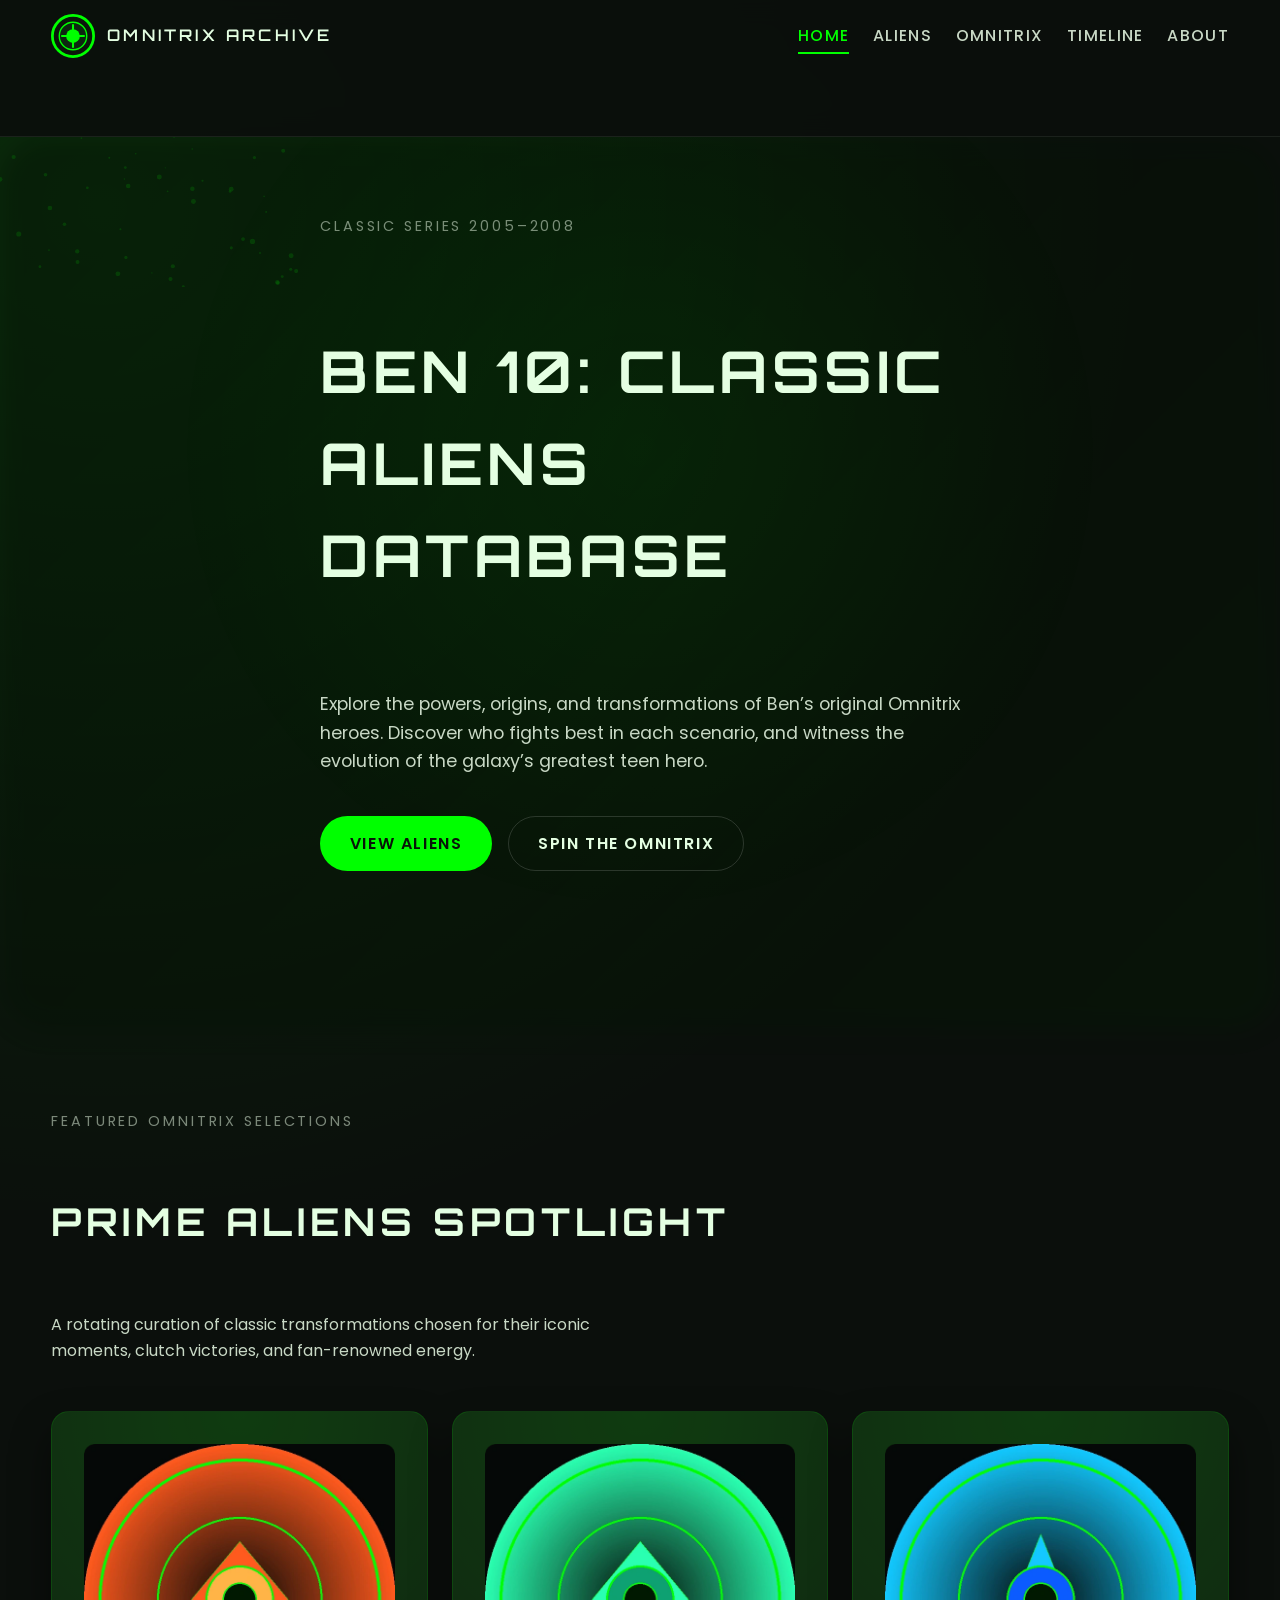
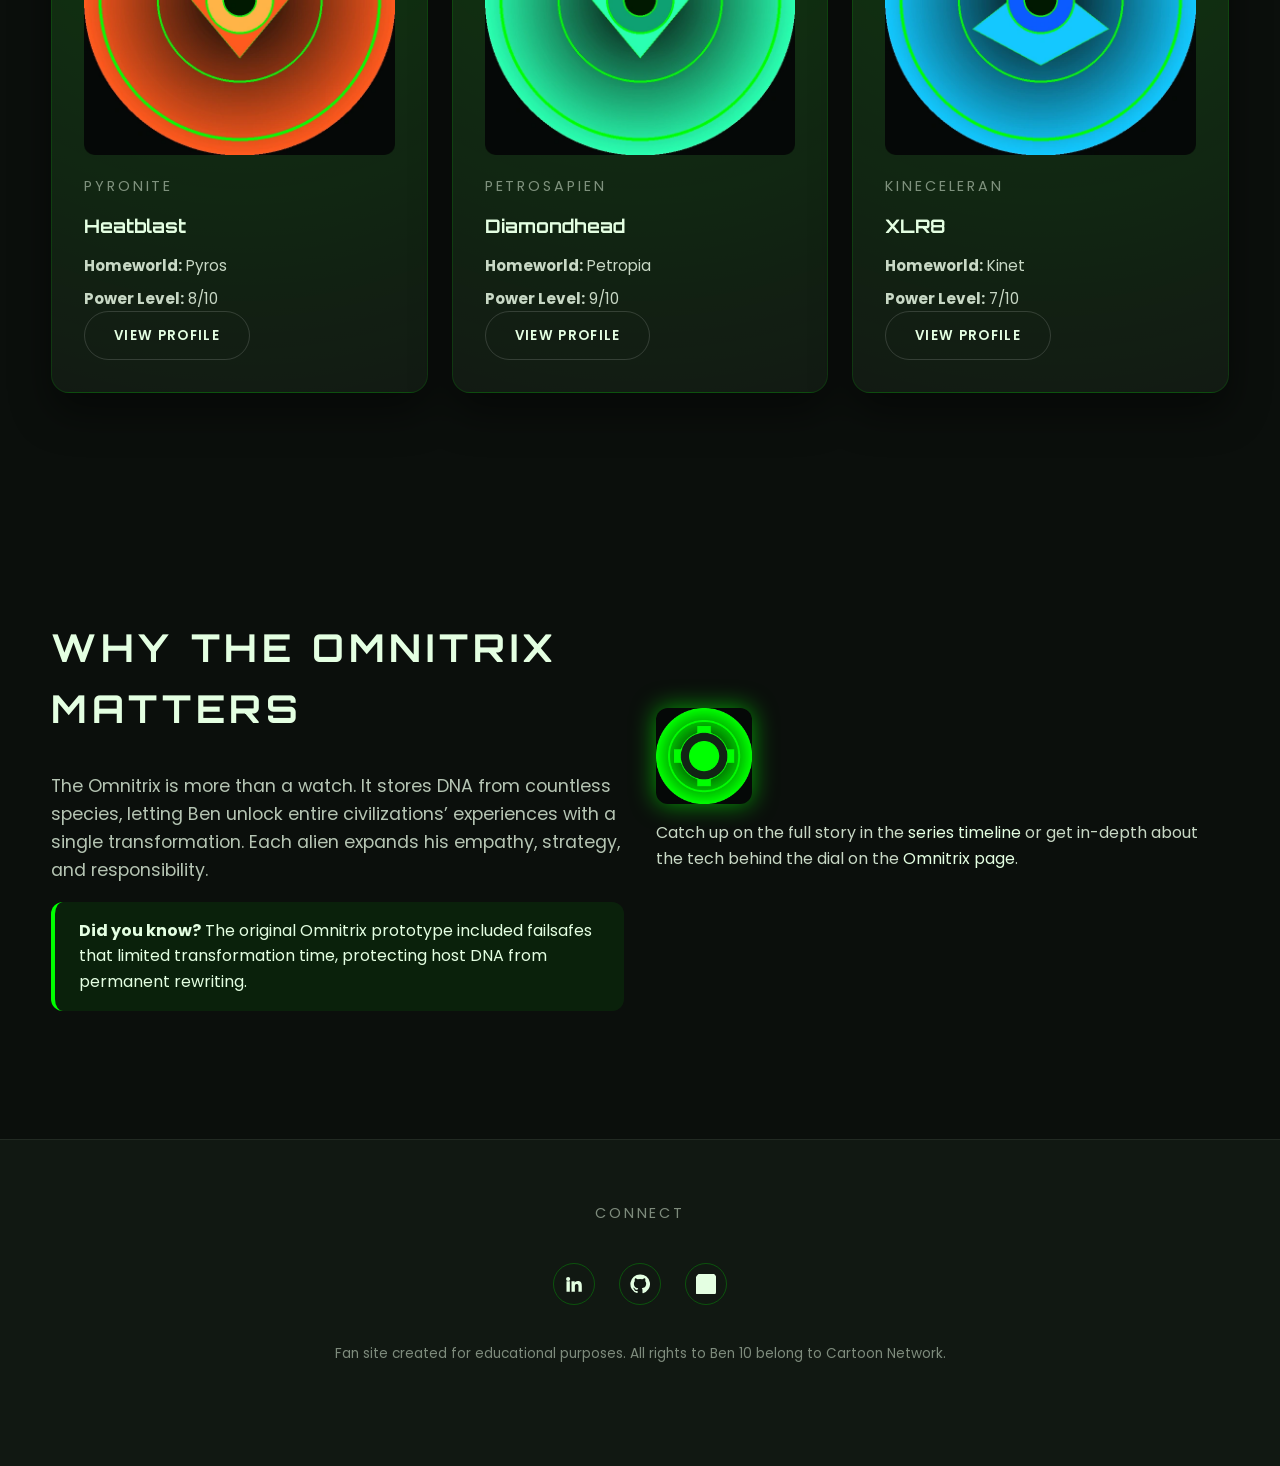
<file: project/ben10/index.html>
<!DOCTYPE html>
<html lang="en">
  <head>
    <meta charset="utf-8" />
    <meta name="viewport" content="width=device-width, initial-scale=1" />
    <title>Ben 10: Classic Aliens Database</title>
    <meta
      name="description"
      content="Dive into Ben 10’s original Omnitrix roster with powers, origins, and a spinning Omnitrix selector."
    />
    <link rel="icon" type="image/svg+xml" href="assets/img/omnitrix-icon.svg" />
    <link rel="preconnect" href="https://fonts.googleapis.com" />
    <link rel="preconnect" href="https://fonts.gstatic.com" crossorigin />
    <link
      rel="preload"
      as="style"
      href="https://fonts.googleapis.com/css2?family=Orbitron:wght@400;600;700&family=Poppins:wght@300;400;500;600;700&display=swap"
    />
    <link
      rel="stylesheet"
      href="https://fonts.googleapis.com/css2?family=Orbitron:wght@400;600;700&family=Poppins:wght@300;400;500;600;700&display=swap"
    />
    <link rel="stylesheet" href="assets/css/styles.min.css" />
  </head>
  <body data-page="home">
    <header class="site-header">
      <div class="container">
        <nav class="nav" aria-label="Primary navigation">
          <a class="nav__brand" href="index.html">
            <svg viewBox="0 0 64 64" role="presentation" aria-hidden="true">
              <circle cx="32" cy="32" r="30" fill="#0b160b" stroke="#00ff00" stroke-width="4" />
              <circle cx="32" cy="32" r="20" fill="#0d2610" stroke="#00ff00" stroke-width="2" />
              <path d="M16 32h32M32 16v32" stroke="#00ff00" stroke-width="3" stroke-linecap="round" />
              <circle cx="32" cy="32" r="10" fill="#00ff00" />
            </svg>
            <span>Omnitrix Archive</span>
          </a>
          <button class="nav-toggle glow" type="button" aria-expanded="false" aria-controls="navMenu">
            <span aria-hidden="true">☰</span>
            <span class="sr-only">Toggle navigation</span>
          </button>
          <ul class="nav__menu" id="navMenu">
            <li><a class="nav__link" data-page="home" href="index.html">Home</a></li>
            <li><a class="nav__link" data-page="aliens" href="aliens.html">Aliens</a></li>
            <li><a class="nav__link" data-page="omnitrix" href="omnitrix.html">Omnitrix</a></li>
            <li><a class="nav__link" data-page="timeline" href="timeline.html">Timeline</a></li>
            <li><a class="nav__link" data-page="about" href="about.html">About</a></li>
          </ul>
        </nav>
      </div>
    </header>

    <main>
      <section class="hero">
        <canvas id="particleCanvas" class="particle-canvas" aria-hidden="true"></canvas>
        <div class="container hero__content">
          <p class="tagline">Classic Series 2005–2008</p>
          <h1 class="hero__title">Ben 10: Classic Aliens Database</h1>
          <p class="hero__subtitle">
            Explore the powers, origins, and transformations of Ben’s original Omnitrix heroes. Discover who
            fights best in each scenario, and witness the evolution of the galaxy’s greatest teen hero.
          </p>
          <div class="hero__cta">
            <a class="btn btn--primary glow" href="aliens.html">View Aliens</a>
            <a class="btn btn--ghost glow" href="omnitrix.html">Spin the Omnitrix</a>
          </div>
        </div>
      </section>

      <section class="section">
        <div class="container">
          <header class="section__header">
            <p class="tagline">Featured Omnitrix Selections</p>
            <h2 class="section__title">Prime Aliens Spotlight</h2>
            <p class="section__subtitle">
              A rotating curation of classic transformations chosen for their iconic moments, clutch victories,
              and fan-renowned energy.
            </p>
          </header>
          <div id="featuredAliens" class="featured-grid" aria-live="polite"></div>
        </div>
      </section>

      <section class="section">
        <div class="container split">
          <div data-reveal>
            <h2 class="section__title">Why the Omnitrix Matters</h2>
            <p class="lead">
              The Omnitrix is more than a watch. It stores DNA from countless species, letting Ben unlock entire
              civilizations’ experiences with a single transformation. Each alien expands his empathy, strategy,
              and responsibility.
            </p>
            <div class="callout">
              <strong>Did you know?</strong> The original Omnitrix prototype included failsafes that limited
              transformation time, protecting host DNA from permanent rewriting.
            </div>
          </div>
          <div class="glow" data-reveal>
            <img class="omnitrix-icon" src="assets/img/omnitrix-emblem.webp" alt="Glowing Omnitrix emblem" loading="lazy" />
            <p>
              Catch up on the full story in the <a href="timeline.html">series timeline</a> or get in-depth
              about the tech behind the dial on the <a href="omnitrix.html">Omnitrix page</a>.
            </p>
          </div>
        </div>
      </section>
    </main>

    <div class="overlay" data-modal-overlay></div>
    <div class="modal" id="alienModal" role="dialog" aria-modal="true" aria-hidden="true" tabindex="-1">
      <div class="modal__dialog">
        <button class="modal__close" type="button" aria-label="Close alien details">&times;</button>
        <div id="alienModalContent"></div>
      </div>
    </div>

    <footer class="site-footer">
      <div class="container footer__content">
        <p class="tagline">Connect</p>
        <div class="footer__social">
          <a
            class="glow"
            href="https://www.linkedin.com/in/<MY-USERNAME>/"
            target="_blank"
            rel="noopener"
            aria-label="LinkedIn"
          >
            <svg viewBox="0 0 24 24" width="20" height="20" aria-hidden="true">
              <path
                fill="currentColor"
                d="M4.98 3.5a2.5 2.5 0 11-.02 5 2.5 2.5 0 01.02-5zM3 8.75h4v12.5H3zM9 8.75h3.82v1.72h.05c.53-1 1.82-2.05 3.75-2.05 4 0 4.74 2.63 4.74 6.06v6.77h-4v-6c0-1.43-.03-3.28-2-3.28-2 0-2.3 1.56-2.3 3.17v6.11H9z"
              />
            </svg>
          </a>
          <a
            class="glow"
            href="https://github.com/<MY-USERNAME>"
            target="_blank"
            rel="noopener"
            aria-label="GitHub"
          >
            <svg viewBox="0 0 24 24" width="20" height="20" aria-hidden="true">
              <path
                fill="currentColor"
                d="M12 .5a11.5 11.5 0 00-3.64 22.43c.57.1.78-.25.78-.56v-2c-3.19.69-3.86-1.55-3.86-1.55-.52-1.35-1.27-1.71-1.27-1.71-1.04-.72.08-.7.08-.7 1.15.08 1.76 1.19 1.76 1.19 1.02 1.76 2.68 1.25 3.33.96.1-.75.4-1.25.73-1.54-2.55-.29-5.23-1.27-5.23-5.64 0-1.25.45-2.27 1.19-3.07-.12-.29-.52-1.46.11-3.05 0 0 .97-.31 3.17 1.17a11 11 0 015.78 0c2.2-1.48 3.17-1.17 3.17-1.17.63 1.59.23 2.76.11 3.05.74.8 1.19 1.82 1.19 3.07 0 4.39-2.68 5.34-5.24 5.63.41.36.78 1.09.78 2.2v3.26c0 .31.2.67.79.56A11.5 11.5 0 0012 .5z"
              />
            </svg>
          </a>
          <a
            class="glow"
            href="https://www.instagram.com/<MY-USERNAME>/"
            target="_blank"
            rel="noopener"
            aria-label="Instagram"
          >
            <svg viewBox="0 0 24 24" width="20" height="20" aria-hidden="true">
              <path
                fill="currentColor"
                d="M12 5.5A6.5 6.5 0 1018.5 12 6.51 6.51 0 0012 5.5zm0 10.7A4.2 4.2 0 1116.2 12 4.21 4.21 0 0112 16.2zm6.84-10.98a1.52 1.52 0 111.52-1.52 1.52 1.52 0 01-1.52 1.52z"
              />
              <path
                fill="currentColor"
                d="M12 0C8.74 0 8.333.014 7.053.07S4.514.37 3.383.8a5.92 5.92 0 00-2.145 1.4A5.92 5.92 0 00-.162 4.343C-.59 5.474-.89 6.75-.947 8.03S-1.015 11.26-1 14.53s.014 3.42.07 4.7.3 2.54.73 3.67a5.92 5.92 0 001.4 2.144 5.92 5.92 0 002.144 1.4c1.13.43 2.407.73 3.688.787s1.524.07 4.794.07 3.42-.014 4.7-.07 2.54-.3 3.67-.73a5.92 5.92 0 002.144-1.4 5.92 5.92 0 001.4-2.144c.43-1.13.73-2.407.787-3.688s.07-1.524.07-4.794-.014-3.42-.07-4.7-.3-2.54-.73-3.67A5.92 5.92 0 0020.617.8a5.92 5.92 0 00-2.144-1.4C17.344-.59 16.067-.89 14.787-.947S15.264-1.015 12-1s-3.42.014-4.7.07-2.54.3-3.67.73A5.92 5.92 0 001.486 1.4 5.92 5.92 0 00.086 3.543c-.43 1.13-.73 2.407-.787 3.688S-.77 8.226-.77 11.5s.014 3.42.07 4.7.3 2.54.73 3.67a5.92 5.92 0 001.4 2.144 5.92 5.92 0 002.144 1.4c1.13.43 2.407.73 3.688.787s1.524.07 4.794.07 3.42-.014 4.7-.07 2.54-.3 3.67-.73a5.92 5.92 0 002.144-1.4 5.92 5.92 0 001.4-2.144c.43-1.13.73-2.407.787-3.688s.07-1.524.07-4.794-.014-3.42-.07-4.7-.3-2.54-.73-3.67a5.92 5.92 0 00-1.4-2.145 5.92 5.92 0 00-2.144-1.4C17.344-.59 16.067-.89 14.787-.947 13.507-.99 15.264-1.015 12-1z"
              />
            </svg>
          </a>
        </div>
        <p class="footer__disclaimer">
          Fan site created for educational purposes. All rights to Ben 10 belong to Cartoon Network.
        </p>
      </div>
    </footer>

    <script type="module" src="assets/js/main.min.js" defer></script>
  </body>
</html>
</file>
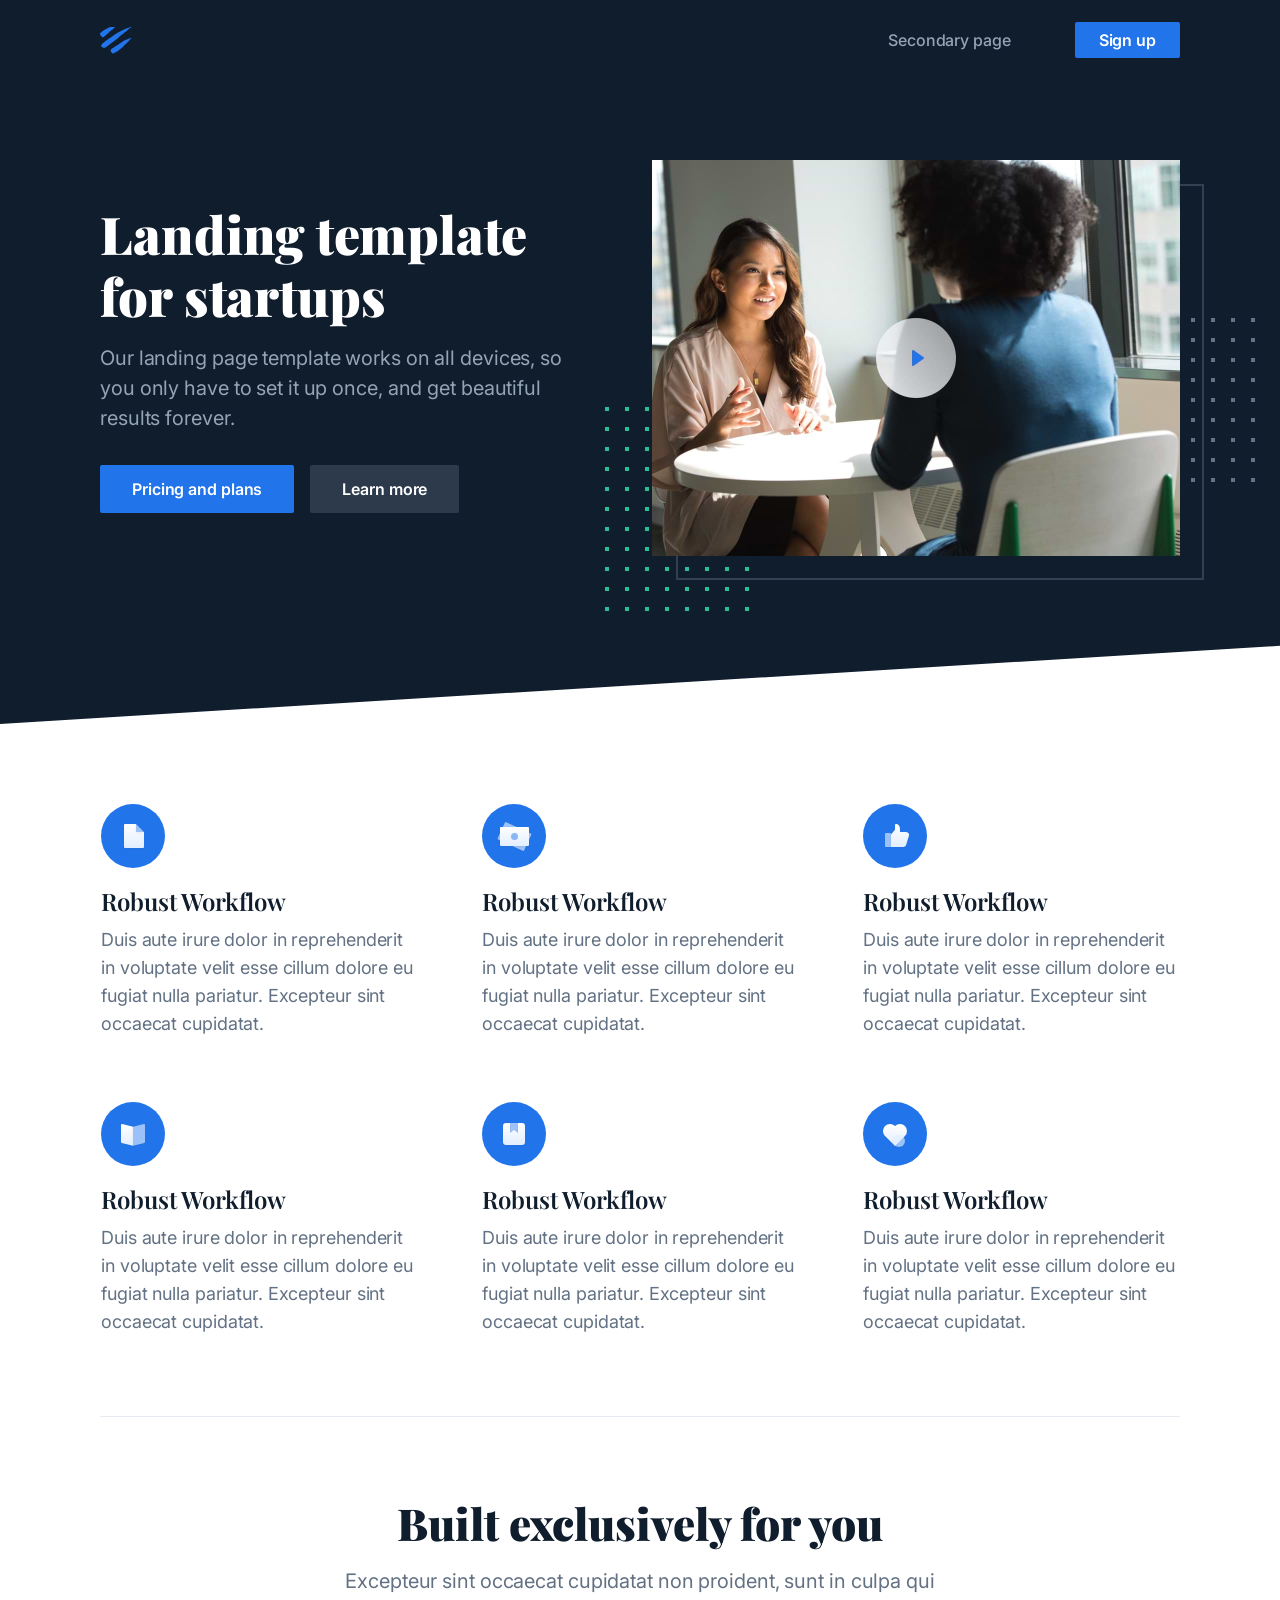
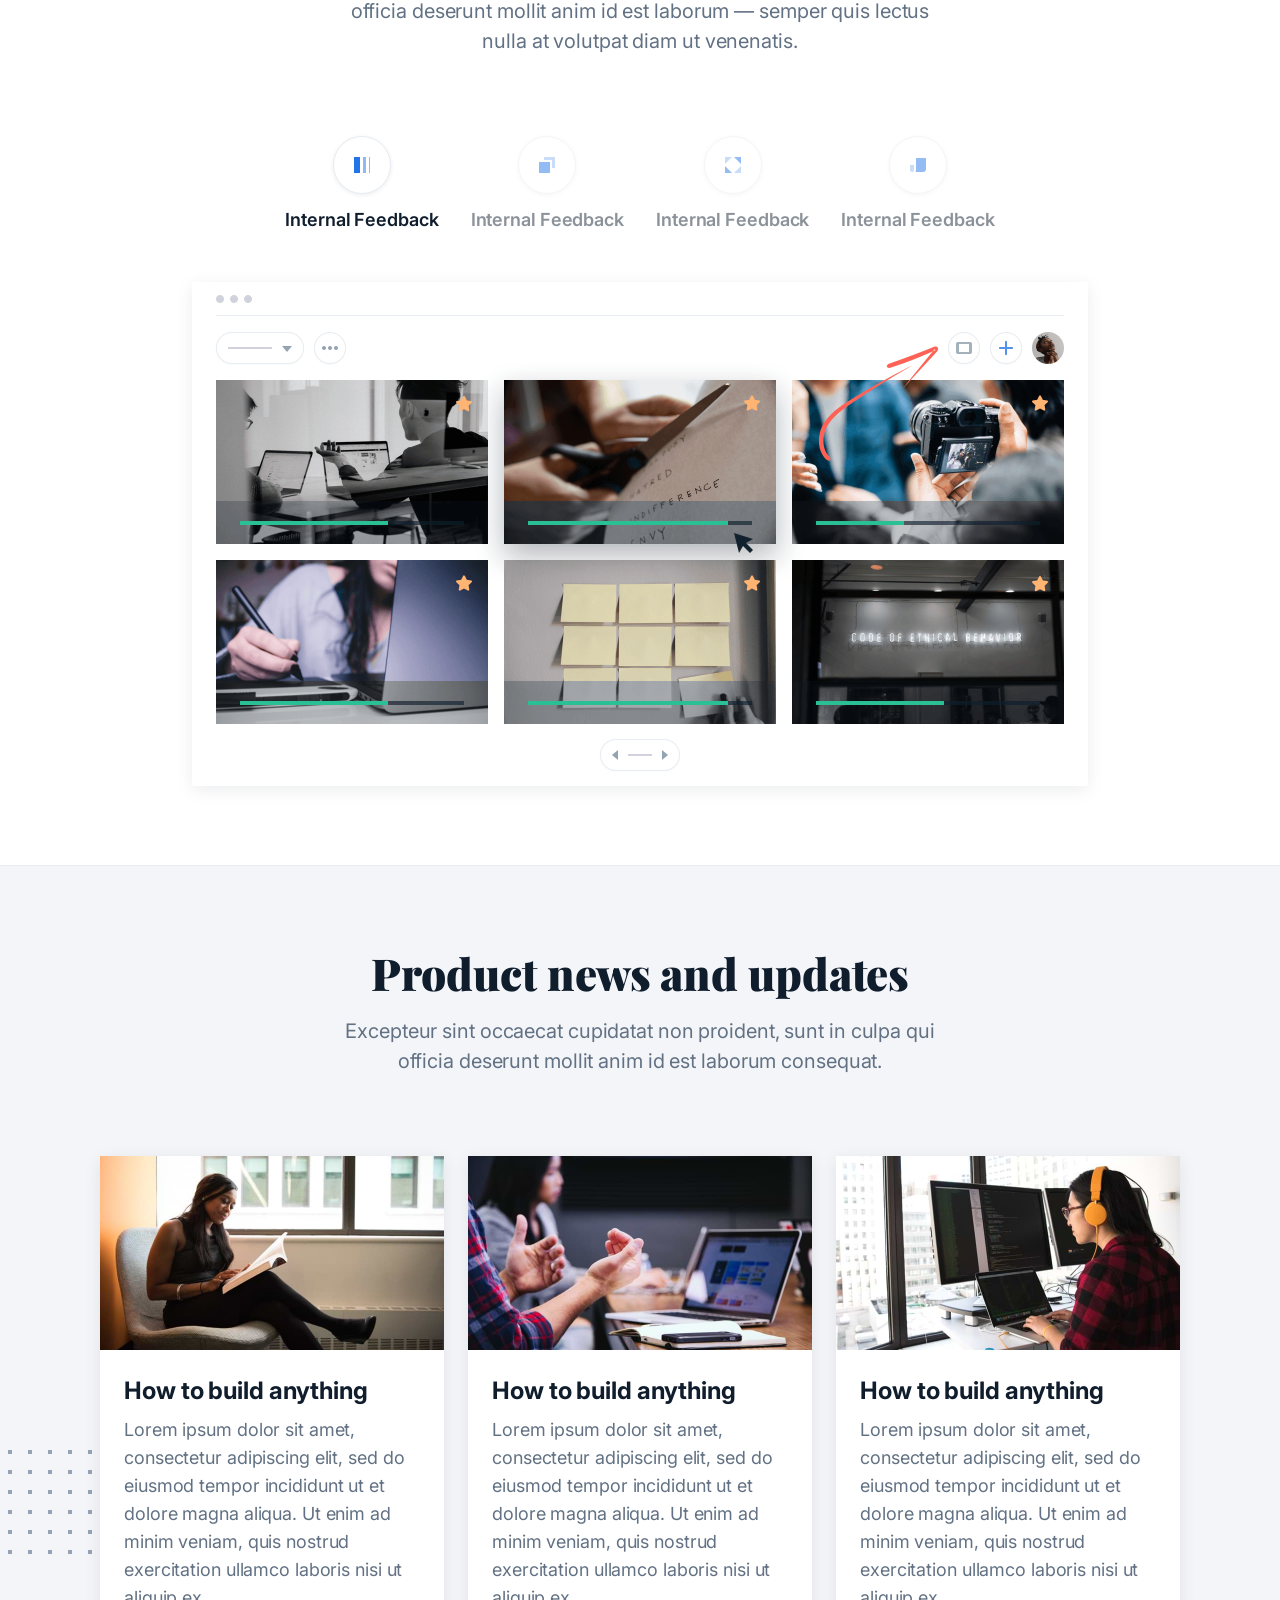
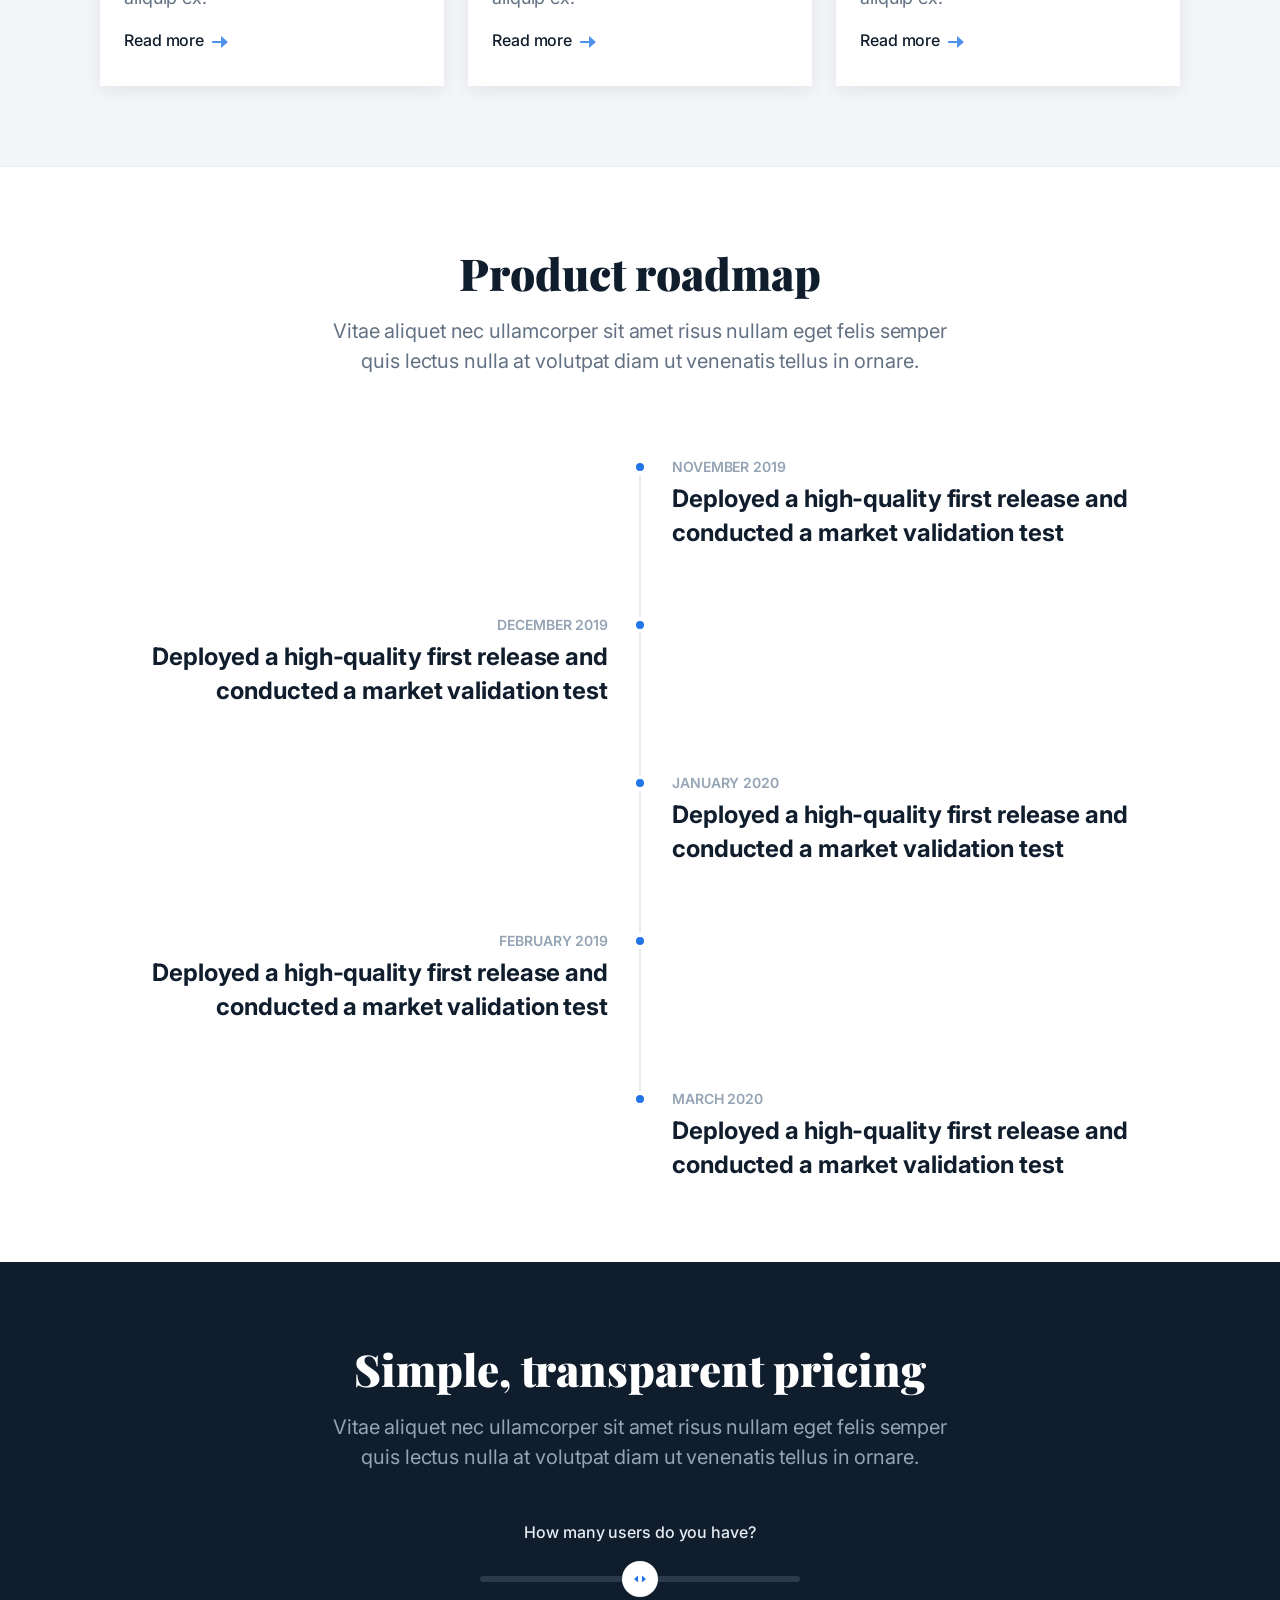
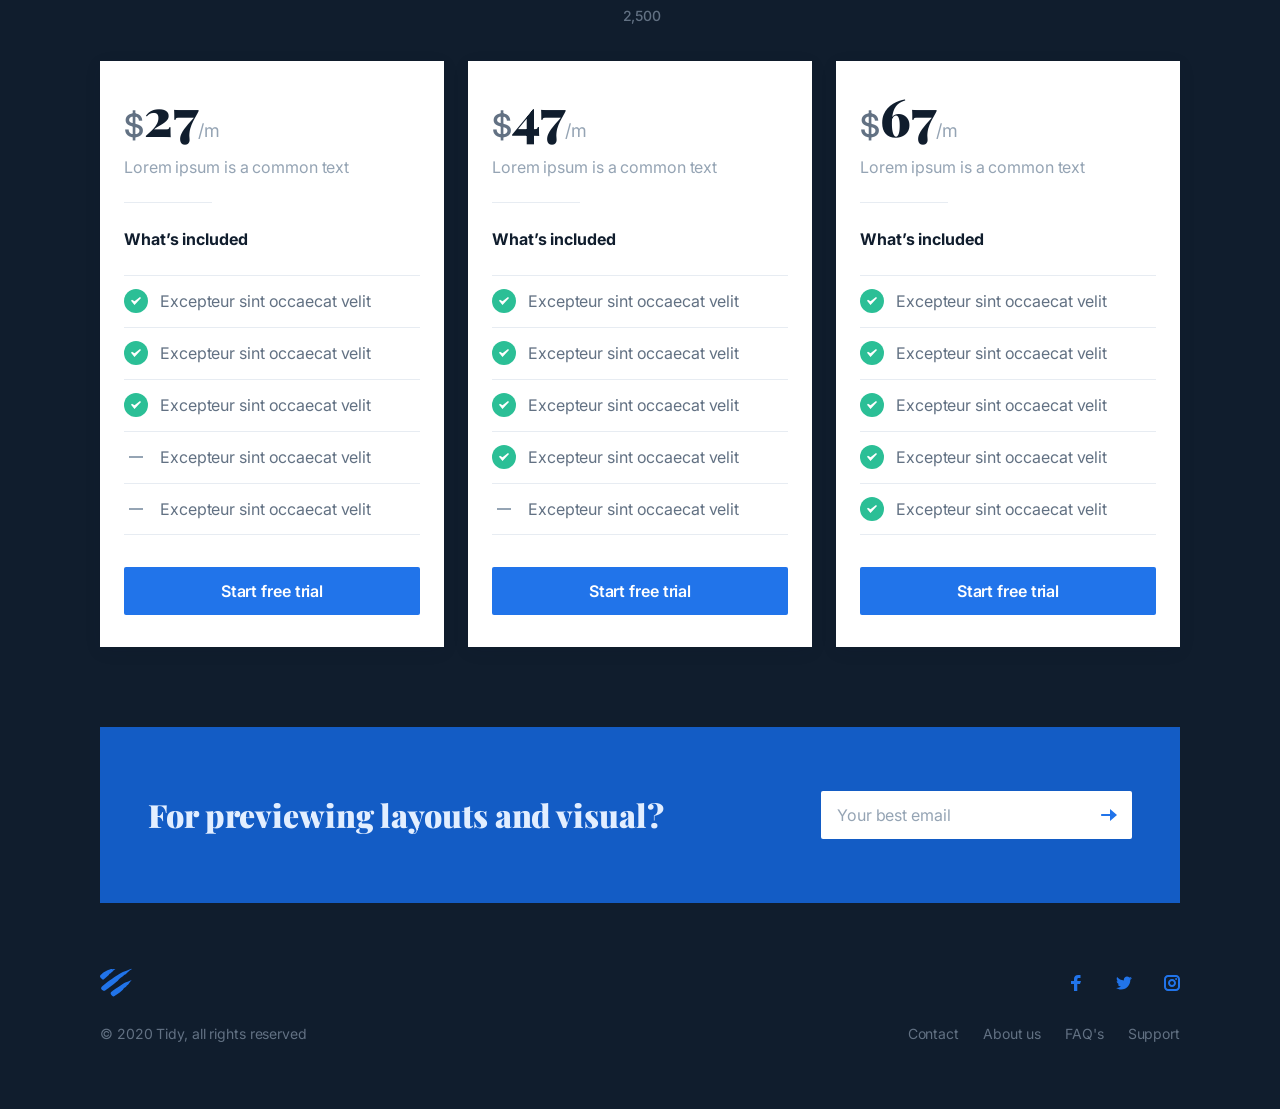
<file: project/tidy/HTML/public/index.html>
<!DOCTYPE html><html lang="en" class="no-js"><head><meta charset="utf-8"><meta http-equiv="X-UA-Compatible" content="IE=edge"><meta name="viewport" content="width=device-width,initial-scale=1"><title>Tidy Template</title><link rel="stylesheet" href="css/style.css"></head><body class="has-animations"><div class="body-wrap"><header class="site-header invert-color"><div class="container"><div class="site-header-inner"><div class="brand"><h1 class="m-0"><a href="index.html"><img src="images/logo.svg" alt="Tidy" width="32" height="32"></a></h1></div><button id="header-nav-toggle" class="header-nav-toggle" aria-controls="primary-menu" aria-expanded="false"><span class="screen-reader">Menu</span> <span class="hamburger"><span class="hamburger-inner"></span></span></button><nav id="header-nav" class="header-nav"><div class="header-nav-inner"><ul class="list-reset text-xs header-nav-right"><li><a href="additional.html">Secondary page</a></li></ul><ul class="list-reset header-nav-right"><li><a class="button button-primary button-wide-mobile button-wide-mobile button-sm" href="signup.html">Sign up</a></li></ul></div></nav></div></div></header><main class="site-content"><section class="hero section has-bg-color invert-color"><div class="container"><div class="hero-inner section-inner"><div class="split-wrap"><div class="split-item"><div class="hero-content split-item-content center-content-mobile reveal-from-top"><h1 class="mt-0 mb-16">Landing template for startups</h1><p class="mt-0 mb-32">Our landing page template works on all devices, so you only have to set it up once, and get beautiful results forever.</p><div class="button-group"><a class="button button-primary button-wide-mobile" href="#">Pricing and plans</a> <a class="button button-dark button-wide-mobile" href="#">Learn more</a></div></div><div class="hero-figure split-item-image split-item-image-fill illustration-element-01 reveal-from-bottom"><a class="modal-trigger" aria-controls="modal-01" data-video="https://player.vimeo.com/video/174002812" data-video-tag="iframe" href="#"><img src="images/video-placeholder.jpg" alt="Video" width="528" height="396"></a></div><div id="modal-01" class="modal modal-video"><div class="modal-inner"><div class="responsive-video"><iframe src="#" frameborder="0" webkitallowfullscreen mozallowfullscreen allowfullscreen></iframe></div></div></div></div></div></div></div></section><section class="features-tiles section"><div class="container"><div class="features-tiles-inner section-inner"><div class="tiles-wrap"><div class="tiles-item reveal-from-bottom" data-reveal-container=".tiles-wrap"><div class="tiles-item-inner"><div class="features-tiles-item-header"><div class="features-tiles-item-image mb-16"><img src="images/feature-tile-icon-01.svg" alt="Feature tile icon 01"></div></div><div class="features-tiles-item-content"><h4 class="mt-0 mb-8">Robust Workflow</h4><p class="m-0 text-sm">Duis aute irure dolor in reprehenderit in voluptate velit esse cillum dolore eu fugiat nulla pariatur. Excepteur sint occaecat cupidatat.</p></div></div></div><div class="tiles-item reveal-from-bottom" data-reveal-container=".tiles-wrap" data-reveal-delay="100"><div class="tiles-item-inner"><div class="features-tiles-item-header"><div class="features-tiles-item-image mb-16"><img src="images/feature-tile-icon-02.svg" alt="Feature tile icon 02"></div></div><div class="features-tiles-item-content"><h4 class="mt-0 mb-8">Robust Workflow</h4><p class="m-0 text-sm">Duis aute irure dolor in reprehenderit in voluptate velit esse cillum dolore eu fugiat nulla pariatur. Excepteur sint occaecat cupidatat.</p></div></div></div><div class="tiles-item reveal-from-bottom" data-reveal-container=".tiles-wrap" data-reveal-delay="200"><div class="tiles-item-inner"><div class="features-tiles-item-header"><div class="features-tiles-item-image mb-16"><img src="images/feature-tile-icon-03.svg" alt="Feature tile icon 03"></div></div><div class="features-tiles-item-content"><h4 class="mt-0 mb-8">Robust Workflow</h4><p class="m-0 text-sm">Duis aute irure dolor in reprehenderit in voluptate velit esse cillum dolore eu fugiat nulla pariatur. Excepteur sint occaecat cupidatat.</p></div></div></div><div class="tiles-item reveal-from-bottom" data-reveal-container=".tiles-wrap" data-reveal-delay="300"><div class="tiles-item-inner"><div class="features-tiles-item-header"><div class="features-tiles-item-image mb-16"><img src="images/feature-tile-icon-04.svg" alt="Feature tile icon 04"></div></div><div class="features-tiles-item-content"><h4 class="mt-0 mb-8">Robust Workflow</h4><p class="m-0 text-sm">Duis aute irure dolor in reprehenderit in voluptate velit esse cillum dolore eu fugiat nulla pariatur. Excepteur sint occaecat cupidatat.</p></div></div></div><div class="tiles-item reveal-from-bottom" data-reveal-container=".tiles-wrap" data-reveal-delay="400"><div class="tiles-item-inner"><div class="features-tiles-item-header"><div class="features-tiles-item-image mb-16"><img src="images/feature-tile-icon-05.svg" alt="Feature tile icon 05"></div></div><div class="features-tiles-item-content"><h4 class="mt-0 mb-8">Robust Workflow</h4><p class="m-0 text-sm">Duis aute irure dolor in reprehenderit in voluptate velit esse cillum dolore eu fugiat nulla pariatur. Excepteur sint occaecat cupidatat.</p></div></div></div><div class="tiles-item reveal-from-bottom" data-reveal-container=".tiles-wrap" data-reveal-delay="500"><div class="tiles-item-inner"><div class="features-tiles-item-header"><div class="features-tiles-item-image mb-16"><img src="images/feature-tile-icon-06.svg" alt="Feature tile icon 06"></div></div><div class="features-tiles-item-content"><h4 class="mt-0 mb-8">Robust Workflow</h4><p class="m-0 text-sm">Duis aute irure dolor in reprehenderit in voluptate velit esse cillum dolore eu fugiat nulla pariatur. Excepteur sint occaecat cupidatat.</p></div></div></div></div></div></div></section><section class="features-tabs section center-content has-bottom-divider"><div class="container"><div class="features-tabs-inner section-inner has-top-divider"><div class="section-header center-content"><div class="container-xs"><h2 class="mt-0 mb-16">Built exclusively for you</h2><p class="m-0">Excepteur sint occaecat cupidatat non proident, sunt in culpa qui officia deserunt mollit anim id est laborum — semper quis lectus nulla at volutpat diam ut venenatis.</p></div></div><div class="tabs"><ul class="tab-list list-reset mb-0"><li class="tab is-active" role="tab" aria-controls="tab-a"><div class="features-tabs-tab-image mb-12"><img src="images/features-tabs-icon-01.svg" alt="Tab icon 01" width="56" height="56"></div><div class="text-color-high fw-600 text-sm">Internal Feedback</div></li><li class="tab" role="tab" aria-controls="tab-b"><div class="features-tabs-tab-image mb-12"><img src="images/features-tabs-icon-02.svg" alt="Tab icon 02" width="56" height="56"></div><div class="text-color-high fw-600 text-sm">Internal Feedback</div></li><li class="tab" role="tab" aria-controls="tab-c"><div class="features-tabs-tab-image mb-12"><img src="images/features-tabs-icon-03.svg" alt="Tab icon 03" width="56" height="56"></div><div class="text-color-high fw-600 text-sm">Internal Feedback</div></li><li class="tab" role="tab" aria-controls="tab-d"><div class="features-tabs-tab-image mb-12"><img src="images/features-tabs-icon-04.svg" alt="Tab icon 04" width="56" height="56"></div><div class="text-color-high fw-600 text-sm">Internal Feedback</div></li></ul><div id="tab-a" class="tab-panel" role="tabpanel"><img class="has-shadow" src="images/features-tabs-image.png" alt="Features tabs image 01" width="896" height="504"></div><div id="tab-b" class="tab-panel" role="tabpanel"><img class="has-shadow" src="images/features-tabs-image.png" alt="Features tabs image 02" width="896" height="504"></div><div id="tab-c" class="tab-panel" role="tabpanel"><img class="has-shadow" src="images/features-tabs-image.png" alt="Features tabs image 03" width="896" height="504"></div><div id="tab-d" class="tab-panel" role="tabpanel"><img class="has-shadow" src="images/features-tabs-image.png" alt="Features tabs image 04" width="896" height="504"></div></div></div></div></section><section class="news section illustration-section-01"><div class="container"><div class="news-inner section-inner"><div class="section-header center-content"><div class="container-xs"><h2 class="mt-0 mb-16">Product news and updates</h2><p class="mb-0">Excepteur sint occaecat cupidatat non proident, sunt in culpa qui officia deserunt mollit anim id est laborum consequat.</p></div></div><div class="tiles-wrap"><article class="tiles-item reveal-from-bottom"><div class="tiles-item-inner has-shadow"><figure class="news-item-image m-0"><img src="images/news-image-01.jpg" alt="News 01" width="344" height="194"></figure><div class="news-item-content"><div class="news-item-body"><h3 class="news-item-title h4 mt-0 mb-8"><a href="#">How to build anything</a></h3><p class="mb-16 text-sm">Lorem ipsum dolor sit amet, consectetur adipiscing elit, sed do eiusmod tempor incididunt ut et dolore magna aliqua. Ut enim ad minim veniam, quis nostrud exercitation ullamco laboris nisi ut aliquip ex.</p></div><div class="news-item-more text-xs mb-8"><a href="#">Read more</a></div></div></div></article><article class="tiles-item reveal-from-bottom" data-reveal-delay="200"><div class="tiles-item-inner has-shadow"><figure class="news-item-image m-0"><img src="images/news-image-02.jpg" alt="News 02" width="344" height="194"></figure><div class="news-item-content"><div class="news-item-body"><h3 class="news-item-title h4 mt-0 mb-8"><a href="#">How to build anything</a></h3><p class="mb-16 text-sm">Lorem ipsum dolor sit amet, consectetur adipiscing elit, sed do eiusmod tempor incididunt ut et dolore magna aliqua. Ut enim ad minim veniam, quis nostrud exercitation ullamco laboris nisi ut aliquip ex.</p></div><div class="news-item-more text-xs mb-8"><a href="#">Read more</a></div></div></div></article><article class="tiles-item reveal-from-bottom" data-reveal-delay="400"><div class="tiles-item-inner has-shadow"><figure class="news-item-image m-0"><img src="images/news-image-03.jpg" alt="News 03" width="344" height="194"></figure><div class="news-item-content"><div class="news-item-body"><h3 class="news-item-title h4 mt-0 mb-8"><a href="#">How to build anything</a></h3><p class="mb-16 text-sm">Lorem ipsum dolor sit amet, consectetur adipiscing elit, sed do eiusmod tempor incididunt ut et dolore magna aliqua. Ut enim ad minim veniam, quis nostrud exercitation ullamco laboris nisi ut aliquip ex.</p></div><div class="news-item-more text-xs mb-8"><a href="#">Read more</a></div></div></div></article></div></div></div></section><section class="roadmap section has-top-divider"><div class="container"><div class="roadmap-inner section-inner"><div class="section-header center-content"><div class="container-xs"><h2 class="mt-0 mb-16">Product roadmap</h2><p class="mb-0">Vitae aliquet nec ullamcorper sit amet risus nullam eget felis semper quis lectus nulla at volutpat diam ut venenatis tellus in ornare.</p></div></div><div class="timeline"><div class="timeline-wrap"><div class="timeline-item"><div class="timeline-item-inner"><div class="timeline-item-header text-color-low tt-u mb-4 reveal-fade">November 2019</div><div class="timeline-item-content fw-700 h4 m-0 reveal-from-side">Deployed a high-quality first release and conducted a market validation test</div></div></div><div class="timeline-item"><div class="timeline-item-inner"><div class="timeline-item-header text-color-low tt-u mb-4 reveal-fade">December 2019</div><div class="timeline-item-content fw-700 h4 m-0 reveal-from-side">Deployed a high-quality first release and conducted a market validation test</div></div></div><div class="timeline-item"><div class="timeline-item-inner"><div class="timeline-item-header text-color-low tt-u mb-4 reveal-fade">January 2020</div><div class="timeline-item-content fw-700 h4 m-0 reveal-from-side">Deployed a high-quality first release and conducted a market validation test</div></div></div><div class="timeline-item"><div class="timeline-item-inner"><div class="timeline-item-header text-color-low tt-u mb-4 reveal-fade">February 2019</div><div class="timeline-item-content fw-700 h4 m-0 reveal-from-side">Deployed a high-quality first release and conducted a market validation test</div></div></div><div class="timeline-item"><div class="timeline-item-inner"><div class="timeline-item-header text-color-low tt-u mb-4 reveal-fade">March 2020</div><div class="timeline-item-content fw-700 h4 m-0 reveal-from-side">Deployed a high-quality first release and conducted a market validation test</div></div></div></div></div></div></div></section><section class="pricing section has-bg-color"><div class="container"><div class="pricing-inner section-inner"><div class="section-header center-content invert-color"><div class="container-xs"><h2 class="mt-0 mb-16">Simple, transparent pricing</h2><p class="m-0">Vitae aliquet nec ullamcorper sit amet risus nullam eget felis semper quis lectus nulla at volutpat diam ut venenatis tellus in ornare.</p></div></div><div class="pricing-slider center-content invert-color"><label class="form-slider"><span class="mb-16">How many users do you have?</span> <input type="range" value="4" data-price-input='{
                                    "0": "1,000",
                                    "1": "1,250",
                                    "2": "1,500",
                                    "3": "2,000",
                                    "4": "2,500",
                                    "5": "3,500",
                                    "6": "6,000",
                                    "7": "15,000",
                                    "8": "50,000"                 
                                }'></label><div class="pricing-slider-value"></div></div><div class="tiles-wrap"><div class="tiles-item reveal-from-bottom"><div class="tiles-item-inner has-shadow"><div class="pricing-item-content"><div class="pricing-item-header pb-24 mb-24"><div class="pricing-item-price mb-8" data-price-output='{
                                                "0": ["$", "0", "/m"],
                                                "1": ["$", "13", "/m"],
                                                "2": ["$", "17", "/m"],
                                                "3": ["$", "21", "/m"],
                                                "4": ["$", "27", "/m"],
                                                "5": ["$", "42", "/m"],
                                                "6": ["$", "58", "/m"],
                                                "7": ["$", "117", "/m"],
                                                "8": ["$", "208", "/m"]
                                            }'><span class="pricing-item-price-currency h3"></span><span class="pricing-item-price-amount h1"></span><span class="pricing-item-price-after text-sm text-color-low"></span></div><div class="text-xs text-color-low">Lorem ipsum is a common text</div></div><div class="pricing-item-features mb-40"><div class="pricing-item-features-title h6 text-xs text-color-high mb-24">What’s included</div><ul class="pricing-item-features-list list-reset text-xs mb-32"><li class="is-checked">Excepteur sint occaecat velit</li><li class="is-checked">Excepteur sint occaecat velit</li><li class="is-checked">Excepteur sint occaecat velit</li><li>Excepteur sint occaecat velit</li><li>Excepteur sint occaecat velit</li></ul></div></div><div class="pricing-item-cta mb-8"><a class="button button-primary button-block" href="#">Start free trial</a></div></div></div><div class="tiles-item reveal-from-bottom" data-reveal-delay="200"><div class="tiles-item-inner has-shadow"><div class="pricing-item-content"><div class="pricing-item-header pb-24 mb-24"><div class="pricing-item-price mb-8" data-price-output='{
                                                "0": ["$", "13", "/m"],
                                                "1": ["$", "17", "/m"],
                                                "2": ["$", "21", "/m"],
                                                "3": ["$", "25", "/m"],
                                                "4": ["$", "47", "/m"],
                                                "5": ["$", "58", "/m"],
                                                "6": ["$", "117", "/m"],
                                                "7": ["$", "208", "/m"],
                                                "8": ["$", "299", "/m"]
                                            }'><span class="pricing-item-price-currency h3"></span><span class="pricing-item-price-amount h1"></span><span class="pricing-item-price-after text-sm text-color-low"></span></div><div class="text-xs text-color-low">Lorem ipsum is a common text</div></div><div class="pricing-item-features mb-40"><div class="pricing-item-features-title h6 text-xs text-color-high mb-24">What’s included</div><ul class="pricing-item-features-list list-reset text-xs mb-32"><li class="is-checked">Excepteur sint occaecat velit</li><li class="is-checked">Excepteur sint occaecat velit</li><li class="is-checked">Excepteur sint occaecat velit</li><li class="is-checked">Excepteur sint occaecat velit</li><li>Excepteur sint occaecat velit</li></ul></div></div><div class="pricing-item-cta mb-8"><a class="button button-primary button-block" href="#">Start free trial</a></div></div></div><div class="tiles-item reveal-from-bottom" data-reveal-delay="400"><div class="tiles-item-inner has-shadow"><div class="pricing-item-content"><div class="pricing-item-header pb-24 mb-24"><div class="pricing-item-price mb-8" data-price-output='{
                                                "0": ["$", "17", "/m"],
                                                "1": ["$", "21", "/m"],
                                                "2": ["$", "25", "/m"],
                                                "3": ["$", "42", "/m"],
                                                "4": ["$", "67", "/m"],
                                                "5": ["$", "117", "/m"],
                                                "6": ["$", "208", "/m"],
                                                "7": ["$", "299", "/m"],
                                                "8": ["$", "499", "/m"]
                                            }'><span class="pricing-item-price-currency h3"></span><span class="pricing-item-price-amount h1"></span><span class="pricing-item-price-after text-sm text-color-low"></span></div><div class="text-xs text-color-low">Lorem ipsum is a common text</div></div><div class="pricing-item-features mb-40"><div class="pricing-item-features-title h6 text-xs text-color-high mb-24">What’s included</div><ul class="pricing-item-features-list list-reset text-xs mb-32"><li class="is-checked">Excepteur sint occaecat velit</li><li class="is-checked">Excepteur sint occaecat velit</li><li class="is-checked">Excepteur sint occaecat velit</li><li class="is-checked">Excepteur sint occaecat velit</li><li class="is-checked">Excepteur sint occaecat velit</li></ul></div></div><div class="pricing-item-cta mb-8"><a class="button button-primary button-block" href="#">Start free trial</a></div></div></div></div></div></div></section><section class="cta section center-content-mobile has-bg-color invert-color"><div class="container"><div class="cta-inner section-inner cta-split"><div class="cta-slogan"><h3 class="m-0">For previewing layouts and visual?</h3></div><div class="cta-action"><div class="has-icon-right"><label for="newsletter" class="form-label screen-reader">Subscribe</label> <input id="newsletter" class="form-input" type="text" placeholder="Your best email"> <svg width="16" height="12" xmlns="http://www.w3.org/2000/svg"><path d="M9 5H1c-.6 0-1 .4-1 1s.4 1 1 1h8v5l7-6-7-6v5z" fill="#2174EA"/></svg></div></div></div></div></section></main><footer class="site-footer center-content-mobile invert-color"><div class="container"><div class="site-footer-inner"><div class="footer-top space-between text-xxs"><div class="brand"><a href="index.html"><img src="images/logo.svg" alt="Tidy" width="32" height="32"></a></div><div class="footer-social"><ul class="list-reset"><li><a href="#"><svg width="16" height="16" viewBox="0 0 16 16" xmlns="http://www.w3.org/2000/svg"><title>Facebook</title><path d="M6.023 16L6 9H3V6h3V4c0-2.7 1.672-4 4.08-4 1.153 0 2.144.086 2.433.124v2.821h-1.67c-1.31 0-1.563.623-1.563 1.536V6H13l-1 3H9.28v7H6.023z"/></svg></a></li><li><a href="#"><svg width="16" height="16" viewBox="0 0 16 16" xmlns="http://www.w3.org/2000/svg"><title>Twitter</title><path d="M16 3c-.6.3-1.2.4-1.9.5.7-.4 1.2-1 1.4-1.8-.6.4-1.3.6-2.1.8-.6-.6-1.5-1-2.4-1-1.7 0-3.2 1.5-3.2 3.3 0 .3 0 .5.1.7-2.7-.1-5.2-1.4-6.8-3.4-.3.5-.4 1-.4 1.7 0 1.1.6 2.1 1.5 2.7-.5 0-1-.2-1.5-.4C.7 7.7 1.8 9 3.3 9.3c-.3.1-.6.1-.9.1-.2 0-.4 0-.6-.1.4 1.3 1.6 2.3 3.1 2.3-1.1.9-2.5 1.4-4.1 1.4H0c1.5.9 3.2 1.5 5 1.5 6 0 9.3-5 9.3-9.3v-.4C15 4.3 15.6 3.7 16 3z"/></svg></a></li><li><a href="#"><svg width="16" height="16" viewBox="0 0 16 16" xmlns="http://www.w3.org/2000/svg"><title>Instagram</title><g><circle cx="12.145" cy="3.892" r="1"/><path d="M8 12c-2.206 0-4-1.794-4-4s1.794-4 4-4 4 1.794 4 4-1.794 4-4 4zm0-6c-1.103 0-2 .897-2 2s.897 2 2 2 2-.897 2-2-.897-2-2-2z"/><path d="M12 16H4c-2.056 0-4-1.944-4-4V4c0-2.056 1.944-4 4-4h8c2.056 0 4 1.944 4 4v8c0 2.056-1.944 4-4 4zM4 2c-.935 0-2 1.065-2 2v8c0 .953 1.047 2 2 2h8c.935 0 2-1.065 2-2V4c0-.935-1.065-2-2-2H4z"/></g></svg></a></li></ul></div></div><div class="footer-bottom space-between text-xxs invert-order-desktop"><nav class="footer-nav"><ul class="list-reset"><li><a href="#">Contact</a></li><li><a href="#">About us</a></li><li><a href="#">FAQ's</a></li><li><a href="#">Support</a></li></ul></nav><div class="footer-copyright">&copy; 2020 Tidy, all rights reserved</div></div></div></div></footer></div><script src="js/main.min.js"></script></body></html>
</file>
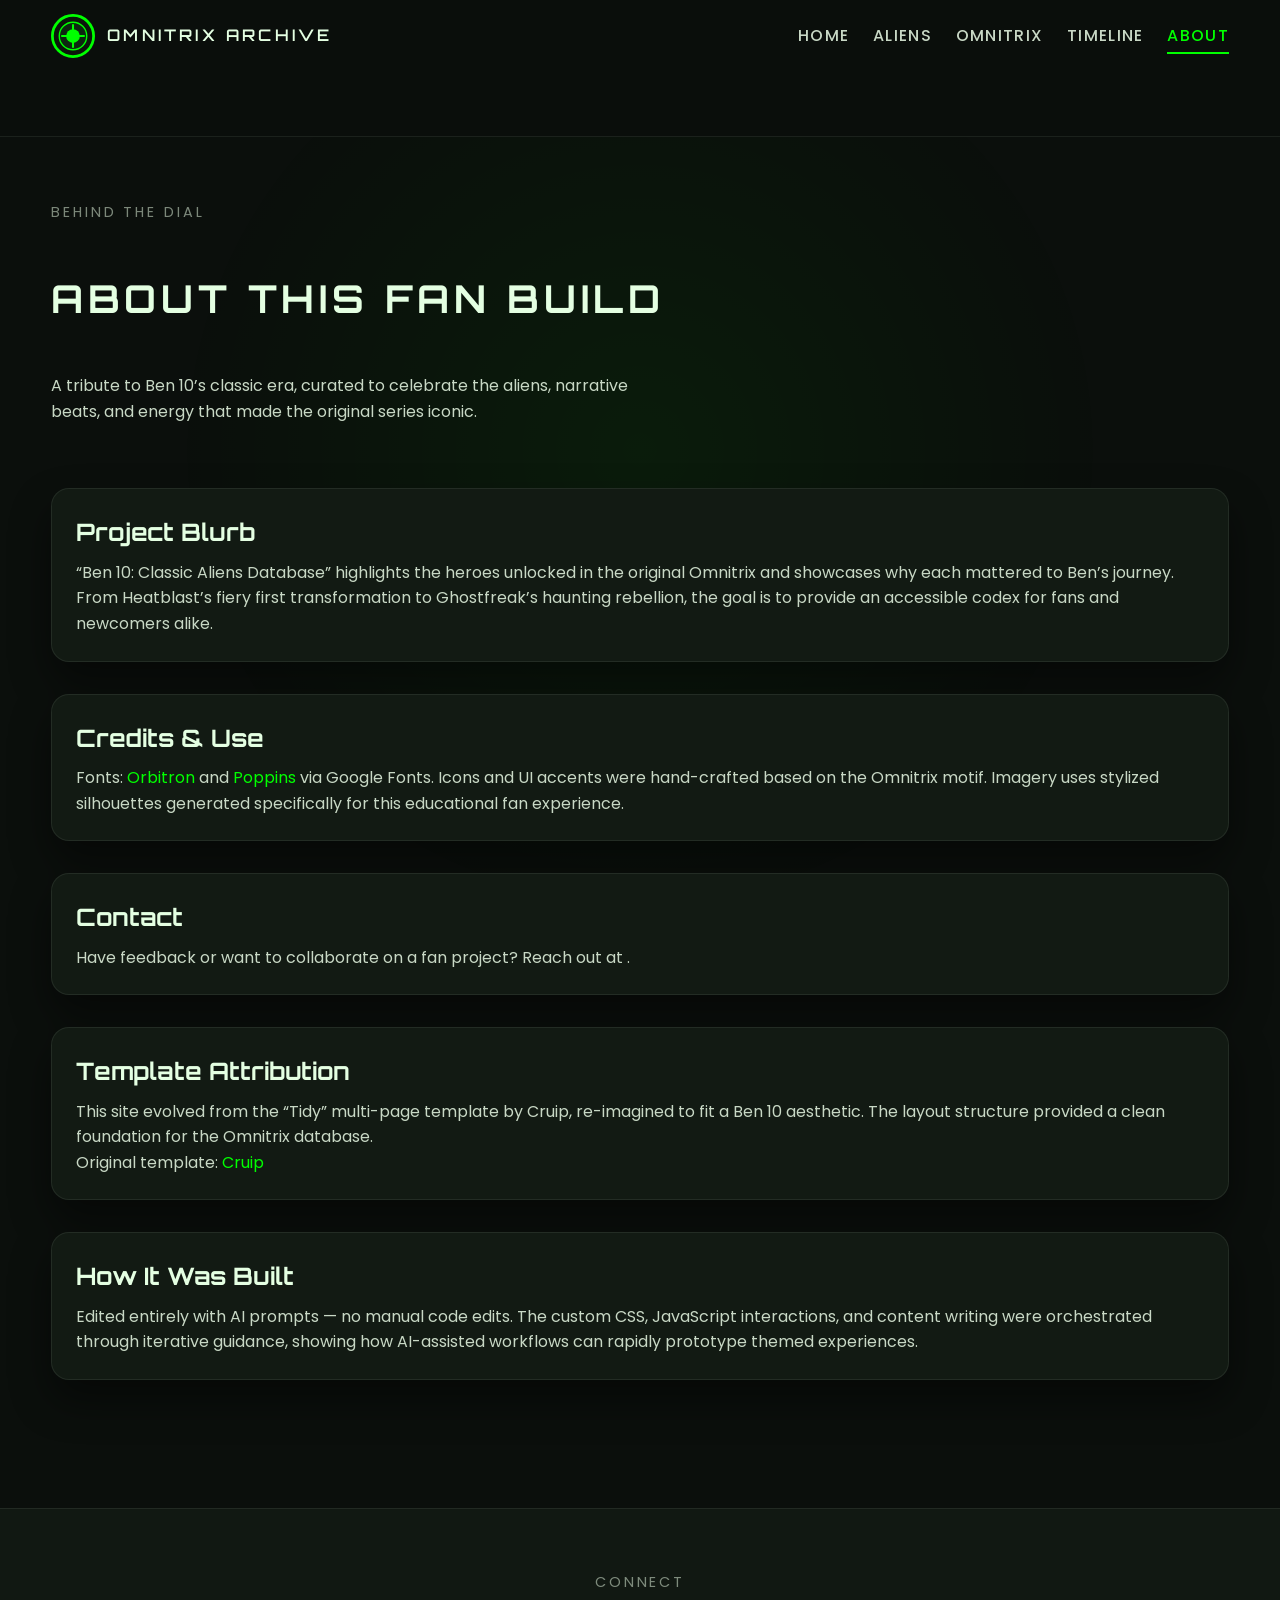
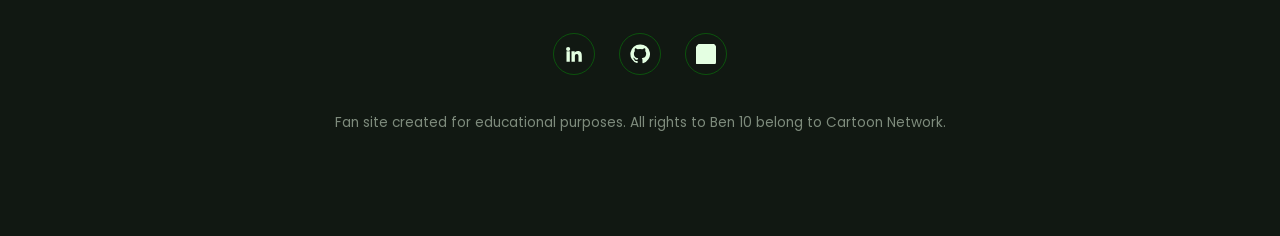
<file: project/ben10/about.html>
<!DOCTYPE html>
<html lang="en">
  <head>
    <meta charset="utf-8" />
    <meta name="viewport" content="width=device-width, initial-scale=1" />
    <title>About | Ben 10: Classic Aliens Database</title>
    <meta
      name="description"
      content="Learn why this Ben 10 fan site was created, how it was built, and the resources that power the Omnitrix archive."
    />
    <link rel="icon" type="image/svg+xml" href="assets/img/omnitrix-icon.svg" />
    <link rel="preconnect" href="https://fonts.googleapis.com" />
    <link rel="preconnect" href="https://fonts.gstatic.com" crossorigin />
    <link
      rel="preload"
      as="style"
      href="https://fonts.googleapis.com/css2?family=Orbitron:wght@400;600;700&family=Poppins:wght@300;400;500;600;700&display=swap"
    />
    <link
      rel="stylesheet"
      href="https://fonts.googleapis.com/css2?family=Orbitron:wght@400;600;700&family=Poppins:wght@300;400;500;600;700&display=swap"
    />
    <link rel="stylesheet" href="assets/css/styles.min.css" />
  </head>
  <body data-page="about">
    <header class="site-header">
      <div class="container">
        <nav class="nav" aria-label="Primary navigation">
          <a class="nav__brand" href="index.html">
            <svg viewBox="0 0 64 64" role="presentation" aria-hidden="true">
              <circle cx="32" cy="32" r="30" fill="#0b160b" stroke="#00ff00" stroke-width="4" />
              <circle cx="32" cy="32" r="20" fill="#0d2610" stroke="#00ff00" stroke-width="2" />
              <path d="M16 32h32M32 16v32" stroke="#00ff00" stroke-width="3" stroke-linecap="round" />
              <circle cx="32" cy="32" r="10" fill="#00ff00" />
            </svg>
            <span>Omnitrix Archive</span>
          </a>
          <button class="nav-toggle glow" type="button" aria-expanded="false" aria-controls="navMenu">
            <span aria-hidden="true">☰</span>
            <span class="sr-only">Toggle navigation</span>
          </button>
          <ul class="nav__menu" id="navMenu">
            <li><a class="nav__link" data-page="home" href="index.html">Home</a></li>
            <li><a class="nav__link" data-page="aliens" href="aliens.html">Aliens</a></li>
            <li><a class="nav__link" data-page="omnitrix" href="omnitrix.html">Omnitrix</a></li>
            <li><a class="nav__link" data-page="timeline" href="timeline.html">Timeline</a></li>
            <li><a class="nav__link" data-page="about" href="about.html">About</a></li>
          </ul>
        </nav>
      </div>
    </header>

    <main>
      <section class="section">
        <div class="container about-section">
          <header class="section__header">
            <p class="tagline">Behind the Dial</p>
            <h1 class="section__title">About This Fan Build</h1>
            <p class="section__subtitle">
              A tribute to Ben 10’s classic era, curated to celebrate the aliens, narrative beats, and energy that
              made the original series iconic.
            </p>
          </header>

          <article class="card" data-reveal>
            <h2 class="card__title">Project Blurb</h2>
            <p>
              “Ben 10: Classic Aliens Database” highlights the heroes unlocked in the original Omnitrix and
              showcases why each mattered to Ben’s journey. From Heatblast’s fiery first transformation to
              Ghostfreak’s haunting rebellion, the goal is to provide an accessible codex for fans and newcomers
              alike.
            </p>
          </article>

          <article class="card" data-reveal>
            <h2 class="card__title">Credits &amp; Use</h2>
            <p>
              Fonts: <a href="https://fonts.google.com/specimen/Orbitron" target="_blank" rel="noopener">Orbitron</a>
              and
              <a href="https://fonts.google.com/specimen/Poppins" target="_blank" rel="noopener">Poppins</a> via Google
              Fonts. Icons and UI accents were hand-crafted based on the Omnitrix motif. Imagery uses stylized silhouettes
              generated specifically for this educational fan experience.
            </p>
          </article>

          <article class="card" data-reveal>
            <h2 class="card__title">Contact</h2>
            <p>
              Have feedback or want to collaborate on a fan project? Reach out at
              <a href="mailto:<MY-EMAIL>"><MY-EMAIL></a>.
            </p>
          </article>

          <article class="card" data-reveal>
            <h2 class="card__title">Template Attribution</h2>
            <p>
              This site evolved from the “Tidy” multi-page template by Cruip, re-imagined to fit a Ben 10 aesthetic.
              The layout structure provided a clean foundation for the Omnitrix database.
            </p>
            <p>
              Original template:
              <a href="https://cruip.com" target="_blank" rel="noopener">Cruip</a>
            </p>
          </article>

          <article class="card" data-reveal>
            <h2 class="card__title">How It Was Built</h2>
            <p>
              Edited entirely with AI prompts — no manual code edits. The custom CSS, JavaScript interactions, and
              content writing were orchestrated through iterative guidance, showing how AI-assisted workflows can
              rapidly prototype themed experiences.
            </p>
          </article>
        </div>
      </section>
    </main>

    <div class="overlay" data-modal-overlay></div>
    <div class="modal" id="alienModal" role="dialog" aria-modal="true" aria-hidden="true" tabindex="-1">
      <div class="modal__dialog">
        <button class="modal__close" type="button" aria-label="Close alien details">&times;</button>
        <div id="alienModalContent"></div>
      </div>
    </div>

    <footer class="site-footer">
      <div class="container footer__content">
        <p class="tagline">Connect</p>
        <div class="footer__social">
          <a
            class="glow"
            href="https://www.linkedin.com/in/<MY-USERNAME>/"
            target="_blank"
            rel="noopener"
            aria-label="LinkedIn"
          >
            <svg viewBox="0 0 24 24" width="20" height="20" aria-hidden="true">
              <path
                fill="currentColor"
                d="M4.98 3.5a2.5 2.5 0 11-.02 5 2.5 2.5 0 01.02-5zM3 8.75h4v12.5H3zM9 8.75h3.82v1.72h.05c.53-1 1.82-2.05 3.75-2.05 4 0 4.74 2.63 4.74 6.06v6.77h-4v-6c0-1.43-.03-3.28-2-3.28-2 0-2.3 1.56-2.3 3.17v6.11H9z"
              />
            </svg>
          </a>
          <a
            class="glow"
            href="https://github.com/<MY-USERNAME>"
            target="_blank"
            rel="noopener"
            aria-label="GitHub"
          >
            <svg viewBox="0 0 24 24" width="20" height="20" aria-hidden="true">
              <path
                fill="currentColor"
                d="M12 .5a11.5 11.5 0 00-3.64 22.43c.57.1.78-.25.78-.56v-2c-3.19.69-3.86-1.55-3.86-1.55-.52-1.35-1.27-1.71-1.27-1.71-1.04-.72.08-.7.08-.7 1.15.08 1.76 1.19 1.76 1.19 1.02 1.76 2.68 1.25 3.33.96.1-.75.4-1.25.73-1.54-2.55-.29-5.23-1.27-5.23-5.64 0-1.25.45-2.27 1.19-3.07-.12-.29-.52-1.46.11-3.05 0 0 .97-.31 3.17 1.17a11 11 0 015.78 0c2.2-1.48 3.17-1.17 3.17-1.17.63 1.59.23 2.76.11 3.05.74.8 1.19 1.82 1.19 3.07 0 4.39-2.68 5.34-5.24 5.63.41.36.78 1.09.78 2.2v3.26c0 .31.2.67.79.56A11.5 11.5 0 0012 .5z"
              />
            </svg>
          </a>
          <a
            class="glow"
            href="https://www.instagram.com/<MY-USERNAME>/"
            target="_blank"
            rel="noopener"
            aria-label="Instagram"
          >
            <svg viewBox="0 0 24 24" width="20" height="20" aria-hidden="true">
              <path
                fill="currentColor"
                d="M12 5.5A6.5 6.5 0 1018.5 12 6.51 6.51 0 0012 5.5zm0 10.7A4.2 4.2 0 1116.2 12 4.21 4.21 0 0112 16.2zm6.84-10.98a1.52 1.52 0 111.52-1.52 1.52 1.52 0 01-1.52 1.52z"
              />
              <path
                fill="currentColor"
                d="M12 0C8.74 0 8.333.014 7.053.07S4.514.37 3.383.8a5.92 5.92 0 00-2.145 1.4A5.92 5.92 0 00-.162 4.343C-.59 5.474-.89 6.75-.947 8.03S-1.015 11.26-1 14.53s.014 3.42.07 4.7.3 2.54.73 3.67a5.92 5.92 0 001.4 2.144 5.92 5.92 0 002.144 1.4c1.13.43 2.407.73 3.688.787s1.524.07 4.794.07 3.42-.014 4.7-.07 2.54-.3 3.67-.73a5.92 5.92 0 002.144-1.4 5.92 5.92 0 001.4-2.144c.43-1.13.73-2.407.787-3.688s.07-1.524.07-4.794-.014-3.42-.07-4.7-.3-2.54-.73-3.67a5.92 5.92 0 00-1.4-2.145 5.92 5.92 0 00-2.144-1.4C17.344-.59 16.067-.89 14.787-.947S15.264-1.015 12-1s-3.42.014-4.7.07-2.54.3-3.67.73A5.92 5.92 0 001.486 1.4 5.92 5.92 0 00.086 3.543c-.43 1.13-.73 2.407-.787 3.688S-.77 8.226-.77 11.5s.014 3.42.07 4.7.3 2.54.73 3.67a5.92 5.92 0 001.4 2.144 5.92 5.92 0 002.144 1.4c1.13.43 2.407.73 3.688.787s1.524.07 4.794.07 3.42-.014 4.7-.07 2.54-.3 3.67-.73a5.92 5.92 0 002.144-1.4 5.92 5.92 0 001.4-2.144c.43-1.13.73-2.407.787-3.688s.07-1.524.07-4.794-.014-3.42-.07-4.7-.3-2.54-.73-3.67a5.92 5.92 0 00-1.4-2.145 5.92 5.92 0 00-2.144-1.4C17.344-.59 16.067-.89 14.787-.947 13.507-.99 15.264-1.015 12-1z"
              />
            </svg>
          </a>
        </div>
        <p class="footer__disclaimer">
          Fan site created for educational purposes. All rights to Ben 10 belong to Cartoon Network.
        </p>
      </div>
    </footer>

    <script type="module" src="assets/js/main.min.js" defer></script>
  </body>
</html>
</file>
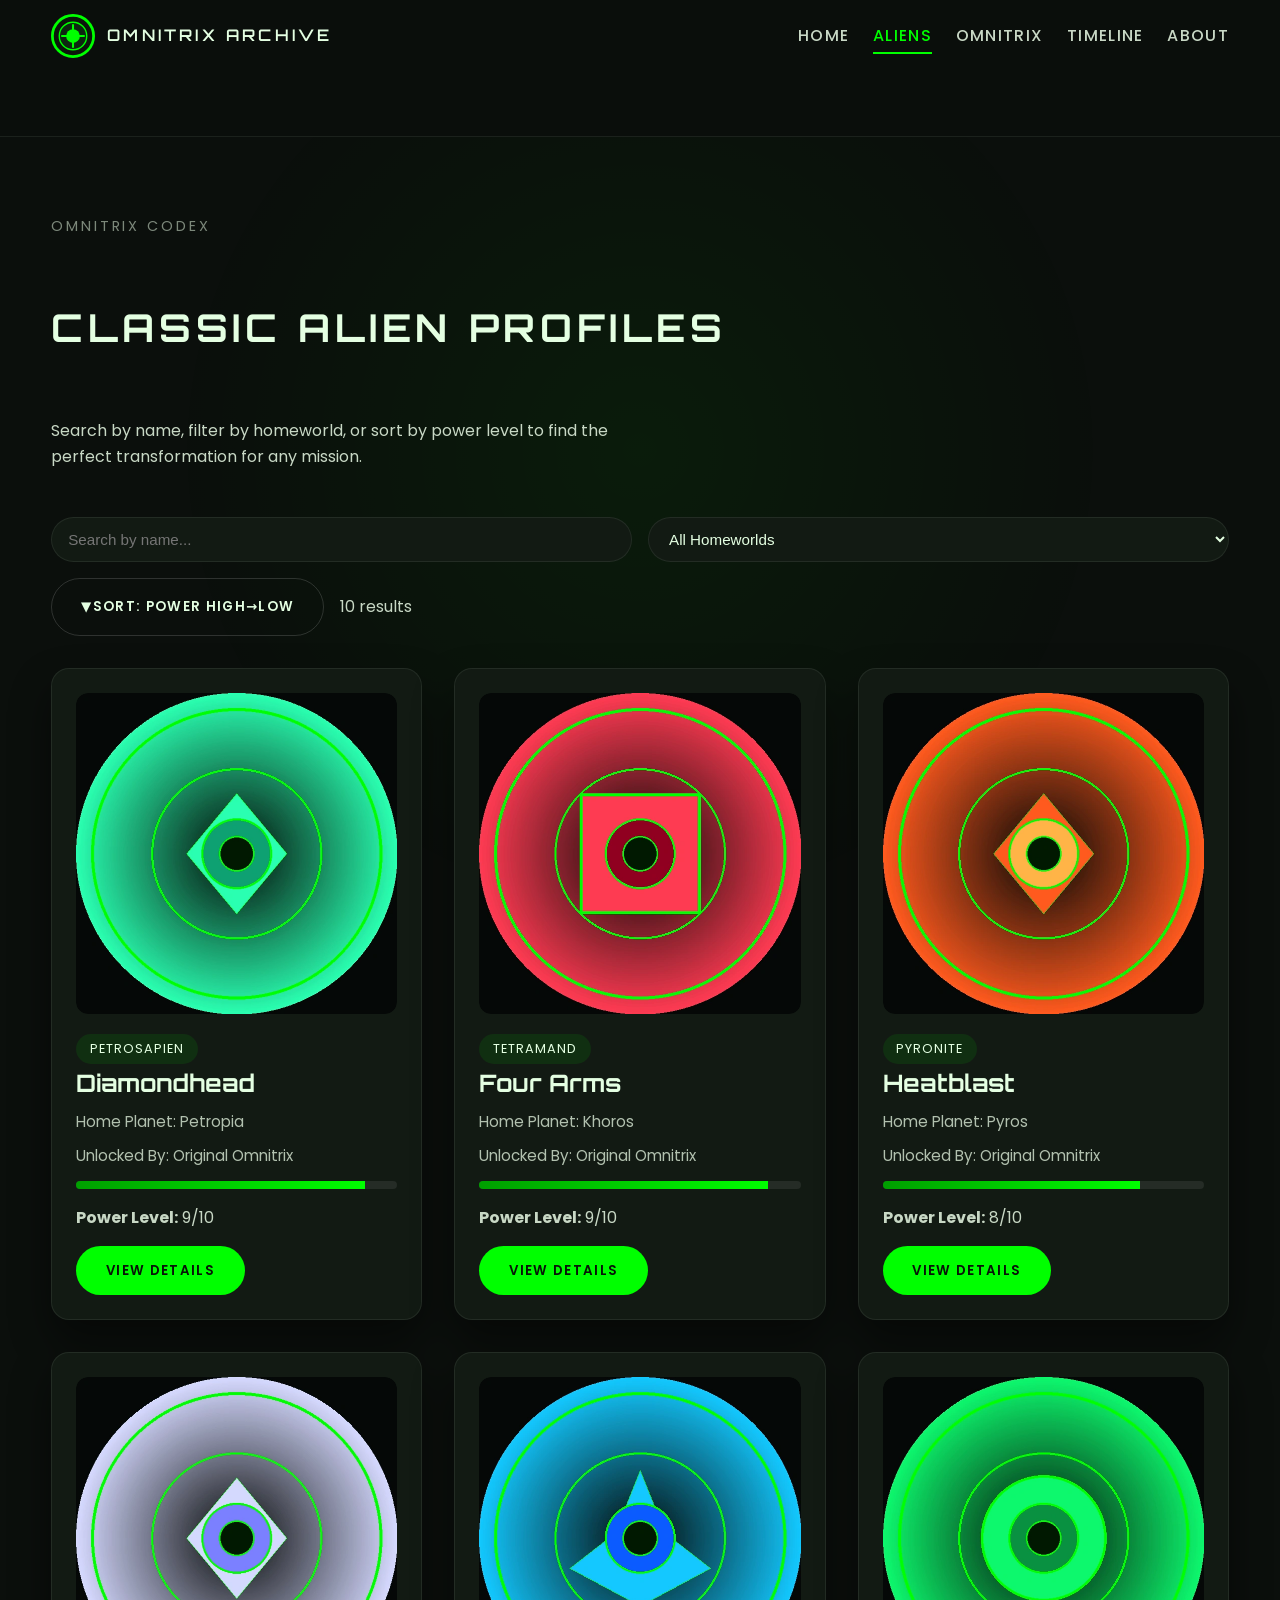
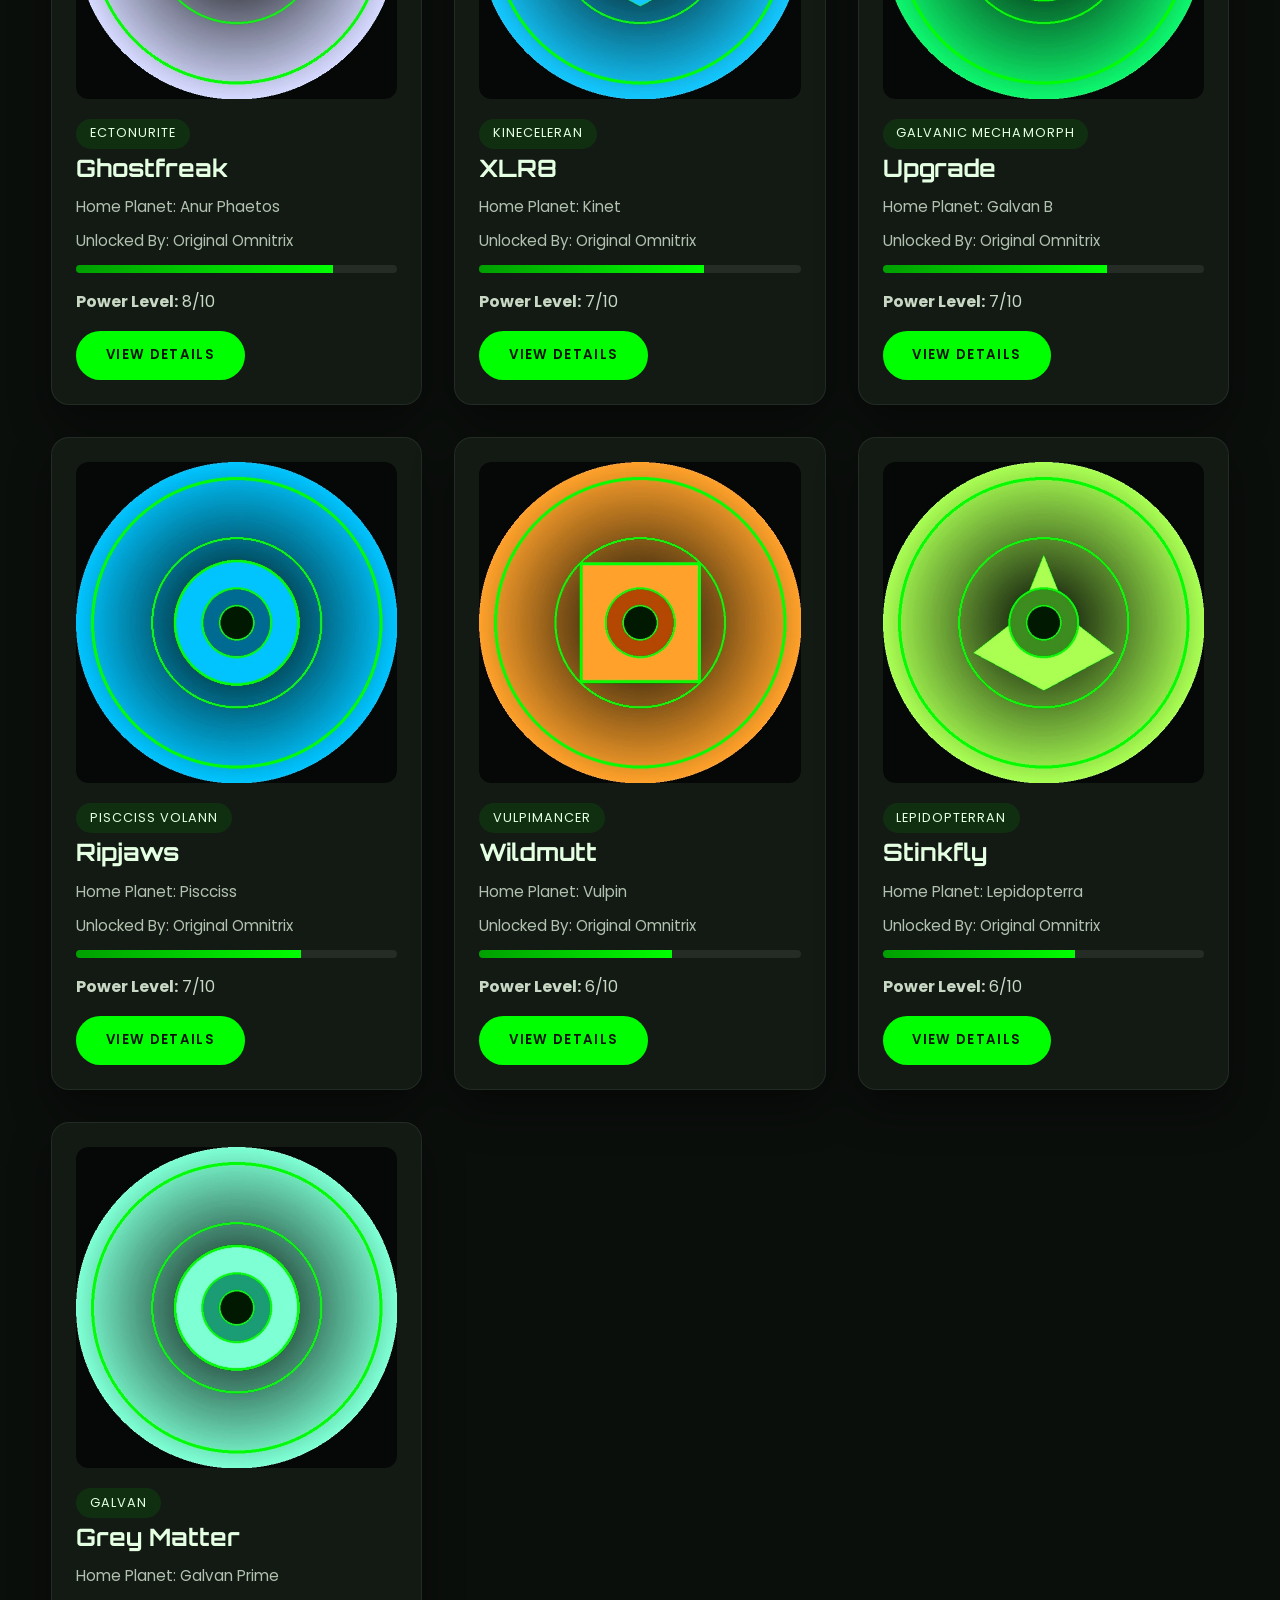
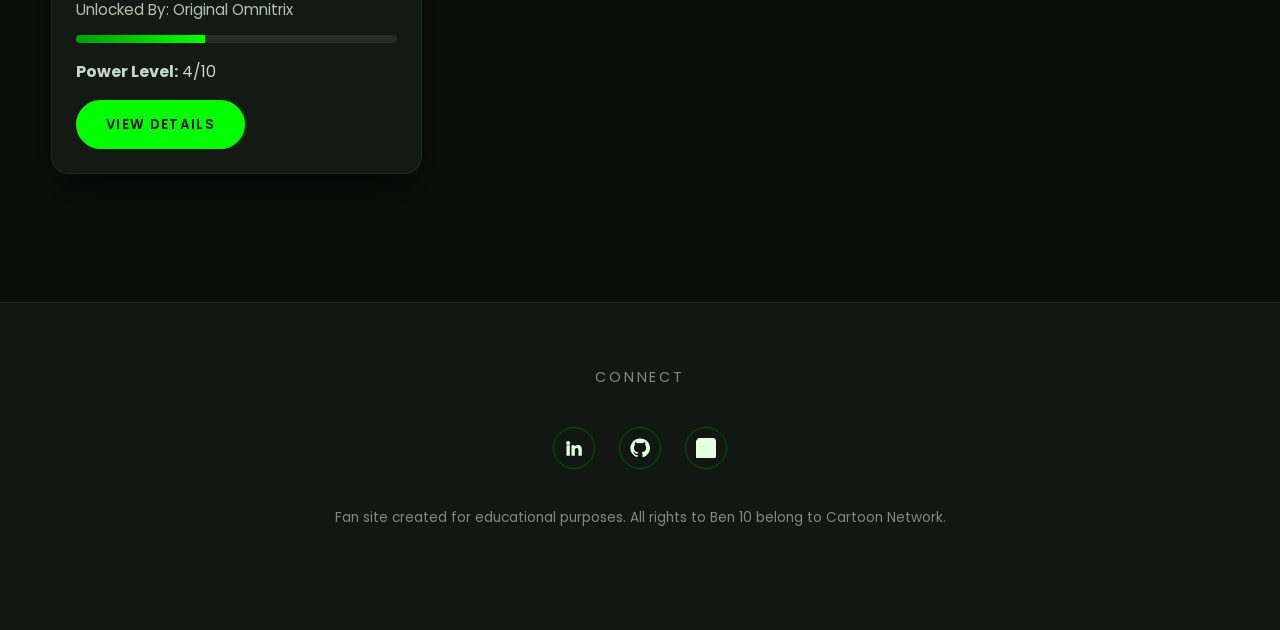
<file: project/ben10/aliens.html>
<!DOCTYPE html>
<html lang="en">
  <head>
    <meta charset="utf-8" />
    <meta name="viewport" content="width=device-width, initial-scale=1" />
    <title>Aliens | Ben 10: Classic Aliens Database</title>
    <meta
      name="description"
      content="Search, filter, and sort Ben 10’s classic Omnitrix aliens with detailed stats, abilities, and histories."
    />
    <link rel="icon" type="image/svg+xml" href="assets/img/omnitrix-icon.svg" />
    <link rel="preconnect" href="https://fonts.googleapis.com" />
    <link rel="preconnect" href="https://fonts.gstatic.com" crossorigin />
    <link
      rel="preload"
      as="style"
      href="https://fonts.googleapis.com/css2?family=Orbitron:wght@400;600;700&family=Poppins:wght@300;400;500;600;700&display=swap"
    />
    <link
      rel="stylesheet"
      href="https://fonts.googleapis.com/css2?family=Orbitron:wght@400;600;700&family=Poppins:wght@300;400;500;600;700&display=swap"
    />
    <link rel="stylesheet" href="assets/css/styles.min.css" />
  </head>
  <body data-page="aliens">
    <header class="site-header">
      <div class="container">
        <nav class="nav" aria-label="Primary navigation">
          <a class="nav__brand" href="index.html">
            <svg viewBox="0 0 64 64" role="presentation" aria-hidden="true">
              <circle cx="32" cy="32" r="30" fill="#0b160b" stroke="#00ff00" stroke-width="4" />
              <circle cx="32" cy="32" r="20" fill="#0d2610" stroke="#00ff00" stroke-width="2" />
              <path d="M16 32h32M32 16v32" stroke="#00ff00" stroke-width="3" stroke-linecap="round" />
              <circle cx="32" cy="32" r="10" fill="#00ff00" />
            </svg>
            <span>Omnitrix Archive</span>
          </a>
          <button class="nav-toggle glow" type="button" aria-expanded="false" aria-controls="navMenu">
            <span aria-hidden="true">☰</span>
            <span class="sr-only">Toggle navigation</span>
          </button>
          <ul class="nav__menu" id="navMenu">
            <li><a class="nav__link" data-page="home" href="index.html">Home</a></li>
            <li><a class="nav__link" data-page="aliens" href="aliens.html">Aliens</a></li>
            <li><a class="nav__link" data-page="omnitrix" href="omnitrix.html">Omnitrix</a></li>
            <li><a class="nav__link" data-page="timeline" href="timeline.html">Timeline</a></li>
            <li><a class="nav__link" data-page="about" href="about.html">About</a></li>
          </ul>
        </nav>
      </div>
    </header>

    <main>
      <section class="section">
        <div class="container">
          <header class="section__header">
            <p class="tagline">Omnitrix Codex</p>
            <h1 class="section__title">Classic Alien Profiles</h1>
            <p class="section__subtitle">
              Search by name, filter by homeworld, or sort by power level to find the perfect transformation
              for any mission.
            </p>
          </header>

          <form class="filters focus-ring" id="alienFilters" role="search" aria-label="Search classic aliens">
            <div class="filters__row">
              <label class="sr-only" for="searchInput">Search by name</label>
              <input
                class="input"
                id="searchInput"
                type="search"
                name="search"
                placeholder="Search by name..."
                autocomplete="off"
              />
              <label class="sr-only" for="planetFilter">Filter by homeworld</label>
              <select class="input" id="planetFilter" aria-label="Filter by alien homeworld"></select>
            </div>
            <div class="filters__row">
              <button class="btn btn--ghost glow" type="button" id="sortPower" data-direction="desc">
                <span aria-hidden="true">▼</span> Sort: Power High→Low
              </button>
              <p id="resultsCount" role="status" aria-live="polite">10 results</p>
            </div>
          </form>

          <div id="alienGrid" class="grid grid--3" aria-live="polite"></div>
        </div>
      </section>
    </main>

    <div class="overlay" data-modal-overlay></div>
    <div class="modal" id="alienModal" role="dialog" aria-modal="true" aria-hidden="true" tabindex="-1">
      <div class="modal__dialog">
        <button class="modal__close" type="button" aria-label="Close alien details">&times;</button>
        <div id="alienModalContent"></div>
      </div>
    </div>

    <footer class="site-footer">
      <div class="container footer__content">
        <p class="tagline">Connect</p>
        <div class="footer__social">
          <a
            class="glow"
            href="https://www.linkedin.com/in/<MY-USERNAME>/"
            target="_blank"
            rel="noopener"
            aria-label="LinkedIn"
          >
            <svg viewBox="0 0 24 24" width="20" height="20" aria-hidden="true">
              <path
                fill="currentColor"
                d="M4.98 3.5a2.5 2.5 0 11-.02 5 2.5 2.5 0 01.02-5zM3 8.75h4v12.5H3zM9 8.75h3.82v1.72h.05c.53-1 1.82-2.05 3.75-2.05 4 0 4.74 2.63 4.74 6.06v6.77h-4v-6c0-1.43-.03-3.28-2-3.28-2 0-2.3 1.56-2.3 3.17v6.11H9z"
              />
            </svg>
          </a>
          <a
            class="glow"
            href="https://github.com/<MY-USERNAME>"
            target="_blank"
            rel="noopener"
            aria-label="GitHub"
          >
            <svg viewBox="0 0 24 24" width="20" height="20" aria-hidden="true">
              <path
                fill="currentColor"
                d="M12 .5a11.5 11.5 0 00-3.64 22.43c.57.1.78-.25.78-.56v-2c-3.19.69-3.86-1.55-3.86-1.55-.52-1.35-1.27-1.71-1.27-1.71-1.04-.72.08-.7.08-.7 1.15.08 1.76 1.19 1.76 1.19 1.02 1.76 2.68 1.25 3.33.96.1-.75.4-1.25.73-1.54-2.55-.29-5.23-1.27-5.23-5.64 0-1.25.45-2.27 1.19-3.07-.12-.29-.52-1.46.11-3.05 0 0 .97-.31 3.17 1.17a11 11 0 015.78 0c2.2-1.48 3.17-1.17 3.17-1.17.63 1.59.23 2.76.11 3.05.74.8 1.19 1.82 1.19 3.07 0 4.39-2.68 5.34-5.24 5.63.41.36.78 1.09.78 2.2v3.26c0 .31.2.67.79.56A11.5 11.5 0 0012 .5z"
              />
            </svg>
          </a>
          <a
            class="glow"
            href="https://www.instagram.com/<MY-USERNAME>/"
            target="_blank"
            rel="noopener"
            aria-label="Instagram"
          >
            <svg viewBox="0 0 24 24" width="20" height="20" aria-hidden="true">
              <path
                fill="currentColor"
                d="M12 5.5A6.5 6.5 0 1018.5 12 6.51 6.51 0 0012 5.5zm0 10.7A4.2 4.2 0 1116.2 12 4.21 4.21 0 0112 16.2zm6.84-10.98a1.52 1.52 0 111.52-1.52 1.52 1.52 0 01-1.52 1.52z"
              />
              <path
                fill="currentColor"
                d="M12 0C8.74 0 8.333.014 7.053.07S4.514.37 3.383.8a5.92 5.92 0 00-2.145 1.4A5.92 5.92 0 00-.162 4.343C-.59 5.474-.89 6.75-.947 8.03S-1.015 11.26-1 14.53s.014 3.42.07 4.7.3 2.54.73 3.67a5.92 5.92 0 001.4 2.144 5.92 5.92 0 002.144 1.4c1.13.43 2.407.73 3.688.787s1.524.07 4.794.07 3.42-.014 4.7-.07 2.54-.3 3.67-.73a5.92 5.92 0 002.144-1.4 5.92 5.92 0 001.4-2.144c.43-1.13.73-2.407.787-3.688s.07-1.524.07-4.794-.014-3.42-.07-4.7-.3-2.54-.73-3.67a5.92 5.92 0 00-1.4-2.145 5.92 5.92 0 00-2.144-1.4C17.344-.59 16.067-.89 14.787-.947S15.264-1.015 12-1s-3.42.014-4.7.07-2.54.3-3.67.73A5.92 5.92 0 001.486 1.4 5.92 5.92 0 00.086 3.543c-.43 1.13-.73 2.407-.787 3.688S-.77 8.226-.77 11.5s.014 3.42.07 4.7.3 2.54.73 3.67a5.92 5.92 0 001.4 2.144 5.92 5.92 0 002.144 1.4c1.13.43 2.407.73 3.688.787s1.524.07 4.794.07 3.42-.014 4.7-.07 2.54-.3 3.67-.73a5.92 5.92 0 002.144-1.4 5.92 5.92 0 001.4-2.144c.43-1.13.73-2.407.787-3.688s.07-1.524.07-4.794-.014-3.42-.07-4.7-.3-2.54-.73-3.67a5.92 5.92 0 00-1.4-2.145 5.92 5.92 0 00-2.144-1.4C17.344-.59 16.067-.89 14.787-.947 13.507-.99 15.264-1.015 12-1z"
              />
            </svg>
          </a>
        </div>
        <p class="footer__disclaimer">
          Fan site created for educational purposes. All rights to Ben 10 belong to Cartoon Network.
        </p>
      </div>
    </footer>

    <script type="module" src="assets/js/main.min.js" defer></script>
  </body>
</html>
</file>
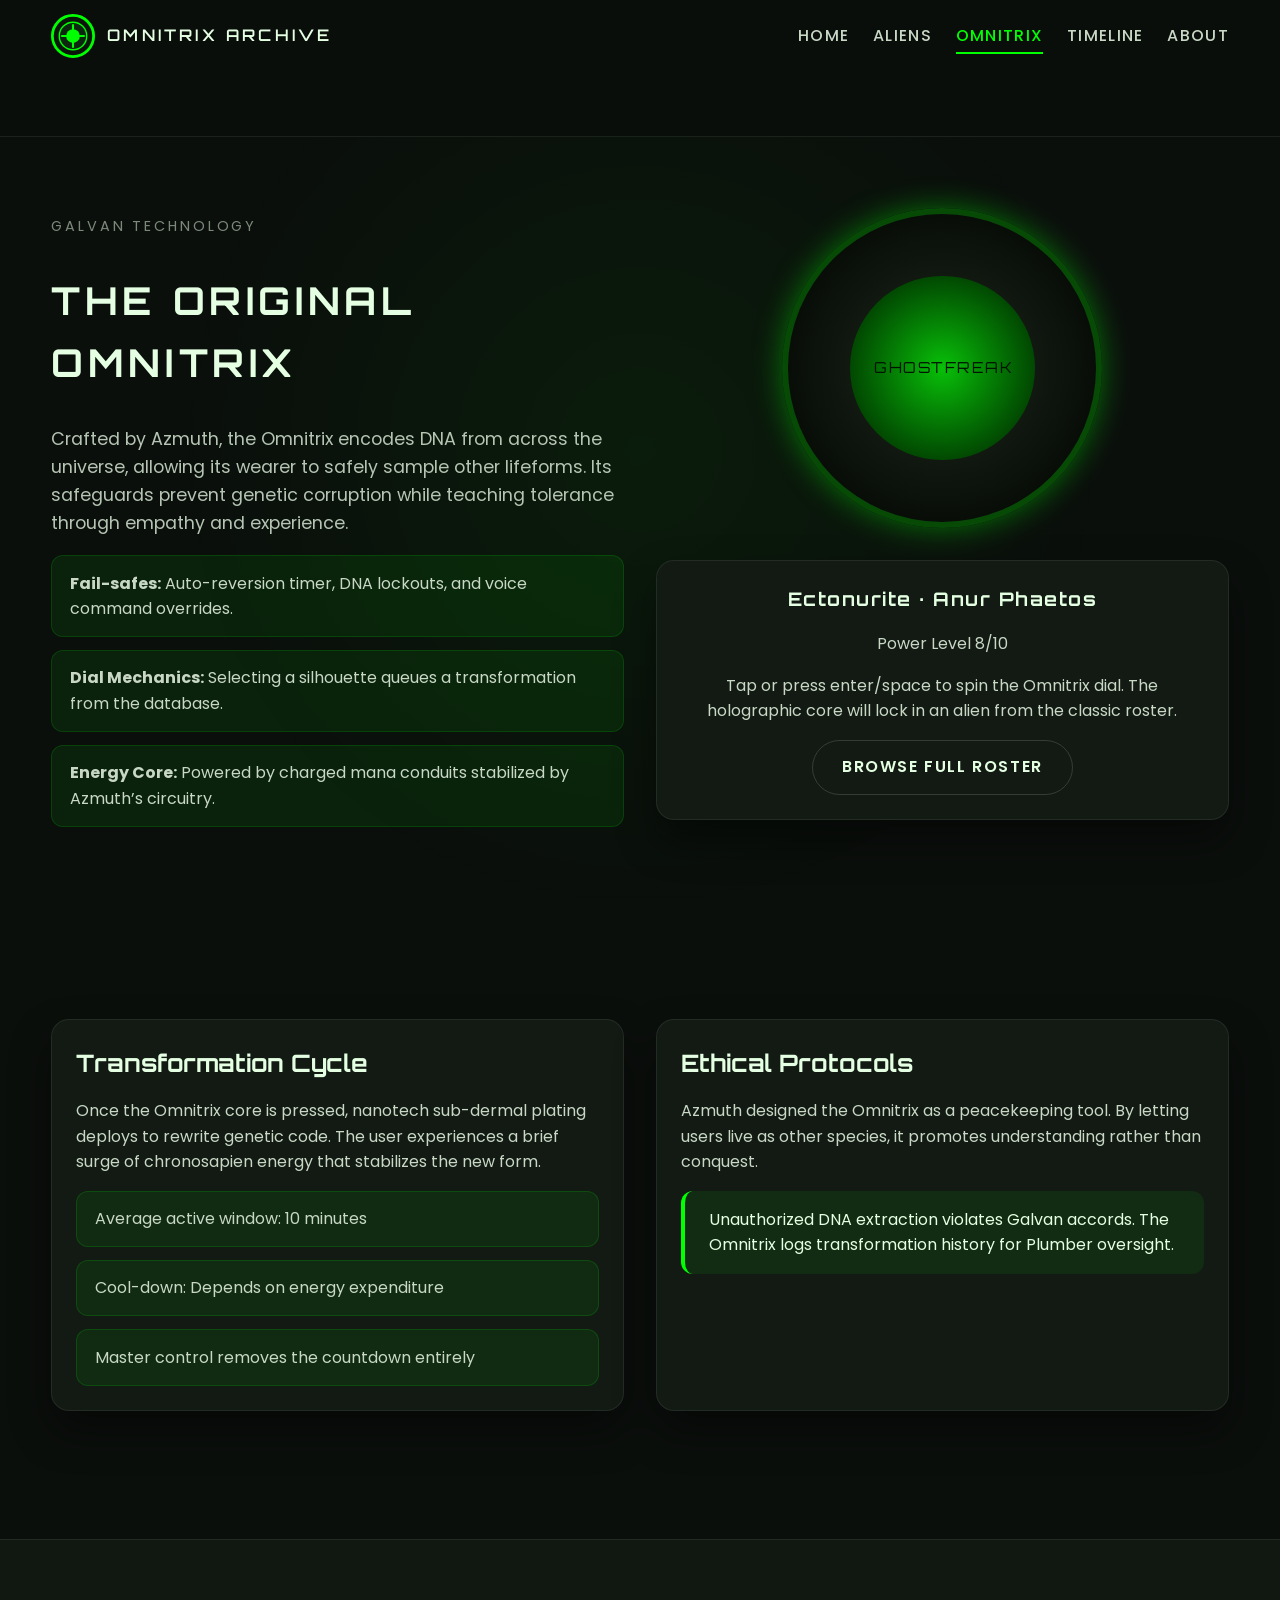
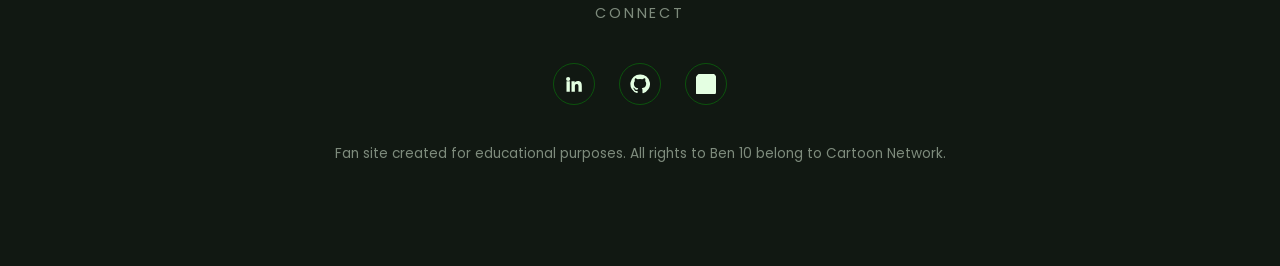
<file: project/ben10/omnitrix.html>
<!DOCTYPE html>
<html lang="en">
  <head>
    <meta charset="utf-8" />
    <meta name="viewport" content="width=device-width, initial-scale=1" />
    <title>Omnitrix | Ben 10: Classic Aliens Database</title>
    <meta
      name="description"
      content="Learn how the original Omnitrix works and spin a virtual dial to randomly select Ben 10’s classic aliens."
    />
    <link rel="icon" type="image/svg+xml" href="assets/img/omnitrix-icon.svg" />
    <link rel="preconnect" href="https://fonts.googleapis.com" />
    <link rel="preconnect" href="https://fonts.gstatic.com" crossorigin />
    <link
      rel="preload"
      as="style"
      href="https://fonts.googleapis.com/css2?family=Orbitron:wght@400;600;700&family=Poppins:wght@300;400;500;600;700&display=swap"
    />
    <link
      rel="stylesheet"
      href="https://fonts.googleapis.com/css2?family=Orbitron:wght@400;600;700&family=Poppins:wght@300;400;500;600;700&display=swap"
    />
    <link rel="stylesheet" href="assets/css/styles.min.css" />
  </head>
  <body data-page="omnitrix">
    <header class="site-header">
      <div class="container">
        <nav class="nav" aria-label="Primary navigation">
          <a class="nav__brand" href="index.html">
            <svg viewBox="0 0 64 64" role="presentation" aria-hidden="true">
              <circle cx="32" cy="32" r="30" fill="#0b160b" stroke="#00ff00" stroke-width="4" />
              <circle cx="32" cy="32" r="20" fill="#0d2610" stroke="#00ff00" stroke-width="2" />
              <path d="M16 32h32M32 16v32" stroke="#00ff00" stroke-width="3" stroke-linecap="round" />
              <circle cx="32" cy="32" r="10" fill="#00ff00" />
            </svg>
            <span>Omnitrix Archive</span>
          </a>
          <button class="nav-toggle glow" type="button" aria-expanded="false" aria-controls="navMenu">
            <span aria-hidden="true">☰</span>
            <span class="sr-only">Toggle navigation</span>
          </button>
          <ul class="nav__menu" id="navMenu">
            <li><a class="nav__link" data-page="home" href="index.html">Home</a></li>
            <li><a class="nav__link" data-page="aliens" href="aliens.html">Aliens</a></li>
            <li><a class="nav__link" data-page="omnitrix" href="omnitrix.html">Omnitrix</a></li>
            <li><a class="nav__link" data-page="timeline" href="timeline.html">Timeline</a></li>
            <li><a class="nav__link" data-page="about" href="about.html">About</a></li>
          </ul>
        </nav>
      </div>
    </header>

    <main>
      <section class="section">
        <div class="container split">
          <div data-reveal>
            <p class="tagline">Galvan Technology</p>
            <h1 class="section__title">The Original Omnitrix</h1>
            <p class="lead">
              Crafted by Azmuth, the Omnitrix encodes DNA from across the universe, allowing its wearer to safely
              sample other lifeforms. Its safeguards prevent genetic corruption while teaching tolerance through
              empathy and experience.
            </p>
            <ul class="list">
              <li><strong>Fail-safes:</strong> Auto-reversion timer, DNA lockouts, and voice command overrides.</li>
              <li><strong>Dial Mechanics:</strong> Selecting a silhouette queues a transformation from the database.</li>
              <li><strong>Energy Core:</strong> Powered by charged mana conduits stabilized by Azmuth’s circuitry.</li>
            </ul>
          </div>
          <div class="omnitrix" data-reveal>
            <div
              class="omnitrix__dial glow"
              data-omnitrix-dial
              role="button"
              tabindex="0"
              aria-live="polite"
              aria-label="Activate Omnitrix randomizer"
            >
              <div class="omnitrix__core" data-omnitrix-name>Heatblast</div>
            </div>
            <div class="omnitrix__readout">
              <h3 data-omnitrix-species>Pyronite · Pyros</h3>
              <p data-omnitrix-power>Power Level 8/10</p>
              <p>
                Tap or press enter/space to spin the Omnitrix dial. The holographic core will lock in an alien
                from the classic roster.
              </p>
              <a class="btn btn--ghost glow" href="aliens.html">Browse Full Roster</a>
            </div>
          </div>
        </div>
      </section>

      <section class="section">
        <div class="container grid grid--2">
          <article class="card" data-reveal>
            <h2 class="card__title">Transformation Cycle</h2>
            <p>
              Once the Omnitrix core is pressed, nanotech sub-dermal plating deploys to rewrite genetic code. The
              user experiences a brief surge of chronosapien energy that stabilizes the new form.
            </p>
            <ul class="list">
              <li>Average active window: 10 minutes</li>
              <li>Cool-down: Depends on energy expenditure</li>
              <li>Master control removes the countdown entirely</li>
            </ul>
          </article>
          <article class="card" data-reveal>
            <h2 class="card__title">Ethical Protocols</h2>
            <p>
              Azmuth designed the Omnitrix as a peacekeeping tool. By letting users live as other species, it
              promotes understanding rather than conquest.
            </p>
            <div class="callout">
              Unauthorized DNA extraction violates Galvan accords. The Omnitrix logs transformation history for
              Plumber oversight.
            </div>
          </article>
        </div>
      </section>
    </main>

    <div class="overlay" data-modal-overlay></div>
    <div class="modal" id="alienModal" role="dialog" aria-modal="true" aria-hidden="true" tabindex="-1">
      <div class="modal__dialog">
        <button class="modal__close" type="button" aria-label="Close alien details">&times;</button>
        <div id="alienModalContent"></div>
      </div>
    </div>

    <footer class="site-footer">
      <div class="container footer__content">
        <p class="tagline">Connect</p>
        <div class="footer__social">
          <a
            class="glow"
            href="https://www.linkedin.com/in/<MY-USERNAME>/"
            target="_blank"
            rel="noopener"
            aria-label="LinkedIn"
          >
            <svg viewBox="0 0 24 24" width="20" height="20" aria-hidden="true">
              <path
                fill="currentColor"
                d="M4.98 3.5a2.5 2.5 0 11-.02 5 2.5 2.5 0 01.02-5zM3 8.75h4v12.5H3zM9 8.75h3.82v1.72h.05c.53-1 1.82-2.05 3.75-2.05 4 0 4.74 2.63 4.74 6.06v6.77h-4v-6c0-1.43-.03-3.28-2-3.28-2 0-2.3 1.56-2.3 3.17v6.11H9z"
              />
            </svg>
          </a>
          <a
            class="glow"
            href="https://github.com/<MY-USERNAME>"
            target="_blank"
            rel="noopener"
            aria-label="GitHub"
          >
            <svg viewBox="0 0 24 24" width="20" height="20" aria-hidden="true">
              <path
                fill="currentColor"
                d="M12 .5a11.5 11.5 0 00-3.64 22.43c.57.1.78-.25.78-.56v-2c-3.19.69-3.86-1.55-3.86-1.55-.52-1.35-1.27-1.71-1.27-1.71-1.04-.72.08-.7.08-.7 1.15.08 1.76 1.19 1.76 1.19 1.02 1.76 2.68 1.25 3.33.96.1-.75.4-1.25.73-1.54-2.55-.29-5.23-1.27-5.23-5.64 0-1.25.45-2.27 1.19-3.07-.12-.29-.52-1.46.11-3.05 0 0 .97-.31 3.17 1.17a11 11 0 015.78 0c2.2-1.48 3.17-1.17 3.17-1.17.63 1.59.23 2.76.11 3.05.74.8 1.19 1.82 1.19 3.07 0 4.39-2.68 5.34-5.24 5.63.41.36.78 1.09.78 2.2v3.26c0 .31.2.67.79.56A11.5 11.5 0 0012 .5z"
              />
            </svg>
          </a>
          <a
            class="glow"
            href="https://www.instagram.com/<MY-USERNAME>/"
            target="_blank"
            rel="noopener"
            aria-label="Instagram"
          >
            <svg viewBox="0 0 24 24" width="20" height="20" aria-hidden="true">
              <path
                fill="currentColor"
                d="M12 5.5A6.5 6.5 0 1018.5 12 6.51 6.51 0 0012 5.5zm0 10.7A4.2 4.2 0 1116.2 12 4.21 4.21 0 0112 16.2zm6.84-10.98a1.52 1.52 0 111.52-1.52 1.52 1.52 0 01-1.52 1.52z"
              />
              <path
                fill="currentColor"
                d="M12 0C8.74 0 8.333.014 7.053.07S4.514.37 3.383.8a5.92 5.92 0 00-2.145 1.4A5.92 5.92 0 00-.162 4.343C-.59 5.474-.89 6.75-.947 8.03S-1.015 11.26-1 14.53s.014 3.42.07 4.7.3 2.54.73 3.67a5.92 5.92 0 001.4 2.144 5.92 5.92 0 002.144 1.4c1.13.43 2.407.73 3.688.787s1.524.07 4.794.07 3.42-.014 4.7-.07 2.54-.3 3.67-.73a5.92 5.92 0 002.144-1.4 5.92 5.92 0 001.4-2.144c.43-1.13.73-2.407.787-3.688s.07-1.524.07-4.794-.014-3.42-.07-4.7-.3-2.54-.73-3.67a5.92 5.92 0 00-1.4-2.145 5.92 5.92 0 00-2.144-1.4C17.344-.59 16.067-.89 14.787-.947S15.264-1.015 12-1s-3.42.014-4.7.07-2.54.3-3.67.73A5.92 5.92 0 001.486 1.4 5.92 5.92 0 00.086 3.543c-.43 1.13-.73 2.407-.787 3.688S-.77 8.226-.77 11.5s.014 3.42.07 4.7.3 2.54.73 3.67a5.92 5.92 0 001.4 2.144 5.92 5.92 0 002.144 1.4c1.13.43 2.407.73 3.688.787s1.524.07 4.794.07 3.42-.014 4.7-.07 2.54-.3 3.67-.73a5.92 5.92 0 002.144-1.4 5.92 5.92 0 001.4-2.144c.43-1.13.73-2.407.787-3.688s.07-1.524.07-4.794-.014-3.42-.07-4.7-.3-2.54-.73-3.67a5.92 5.92 0 00-1.4-2.145 5.92 5.92 0 00-2.144-1.4C17.344-.59 16.067-.89 14.787-.947 13.507-.99 15.264-1.015 12-1z"
              />
            </svg>
          </a>
        </div>
        <p class="footer__disclaimer">
          Fan site created for educational purposes. All rights to Ben 10 belong to Cartoon Network.
        </p>
      </div>
    </footer>

    <script type="module" src="assets/js/main.min.js" defer></script>
  </body>
</html>
</file>
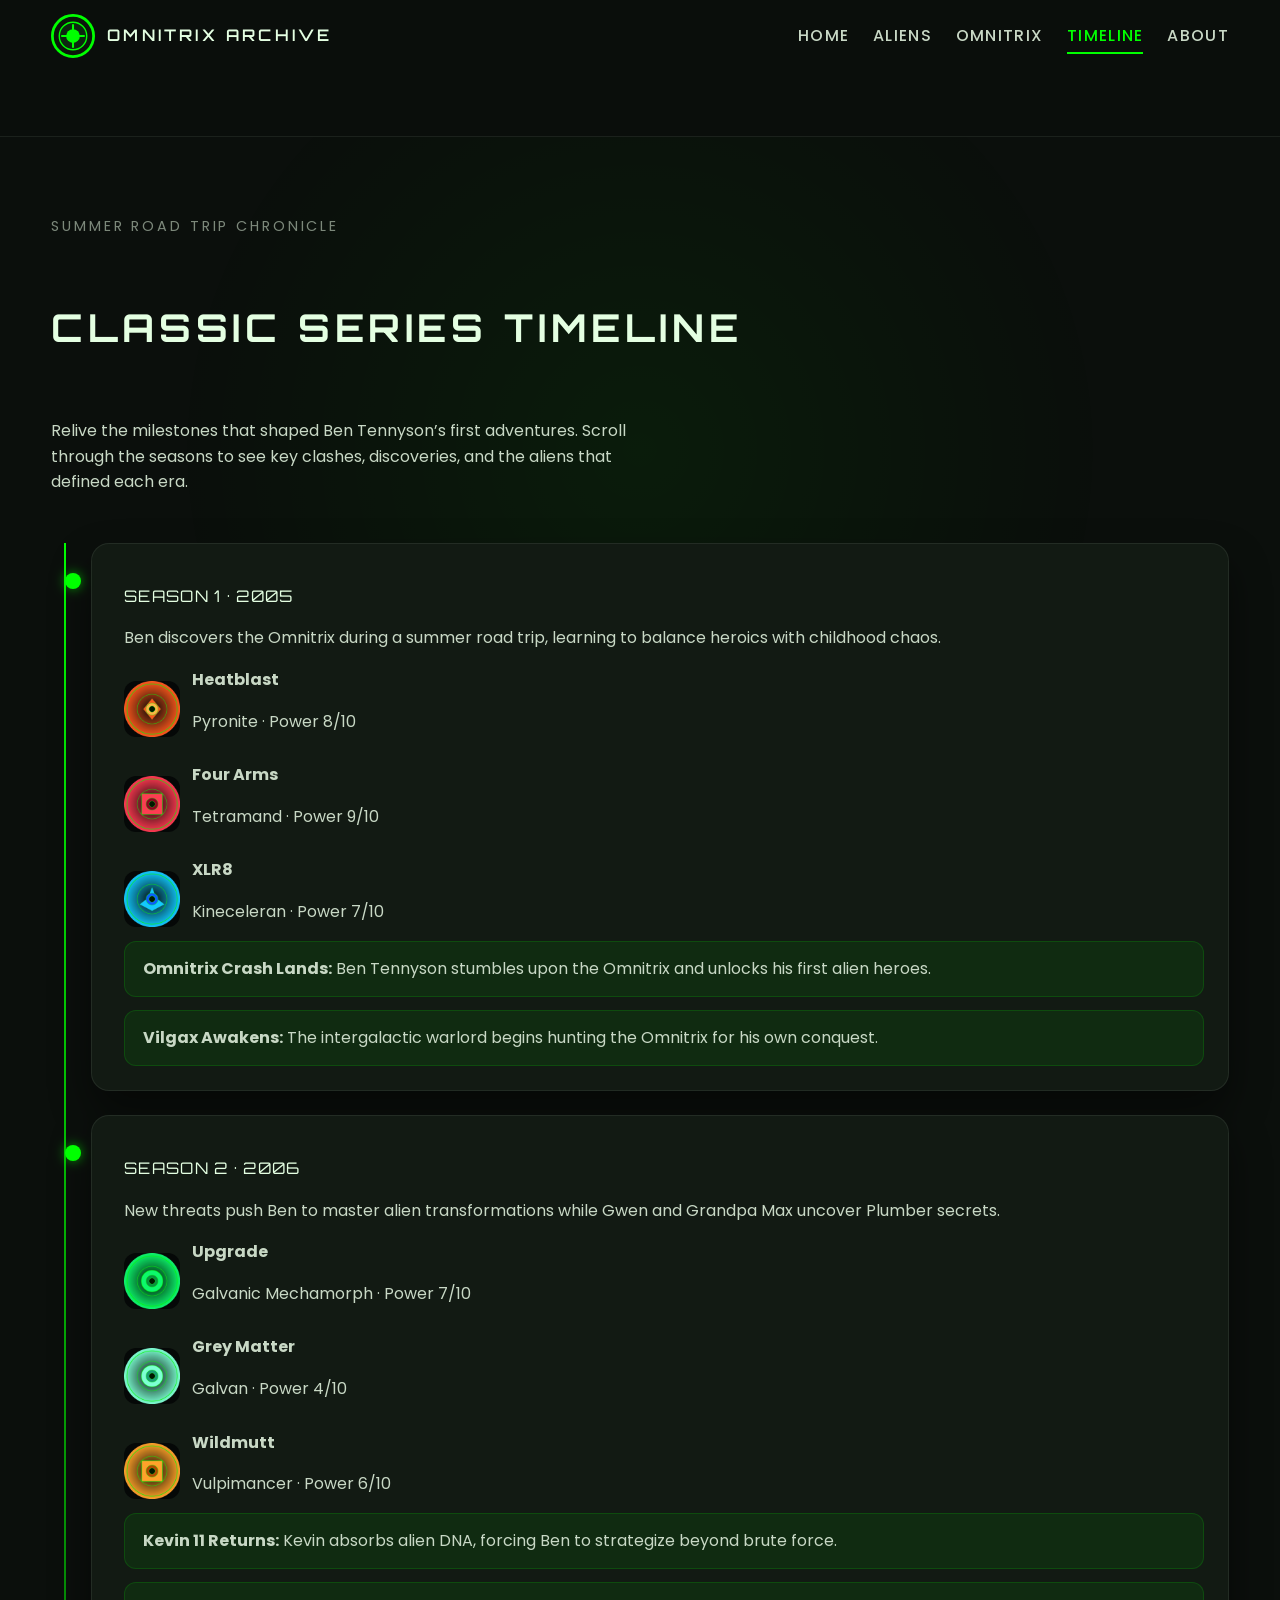
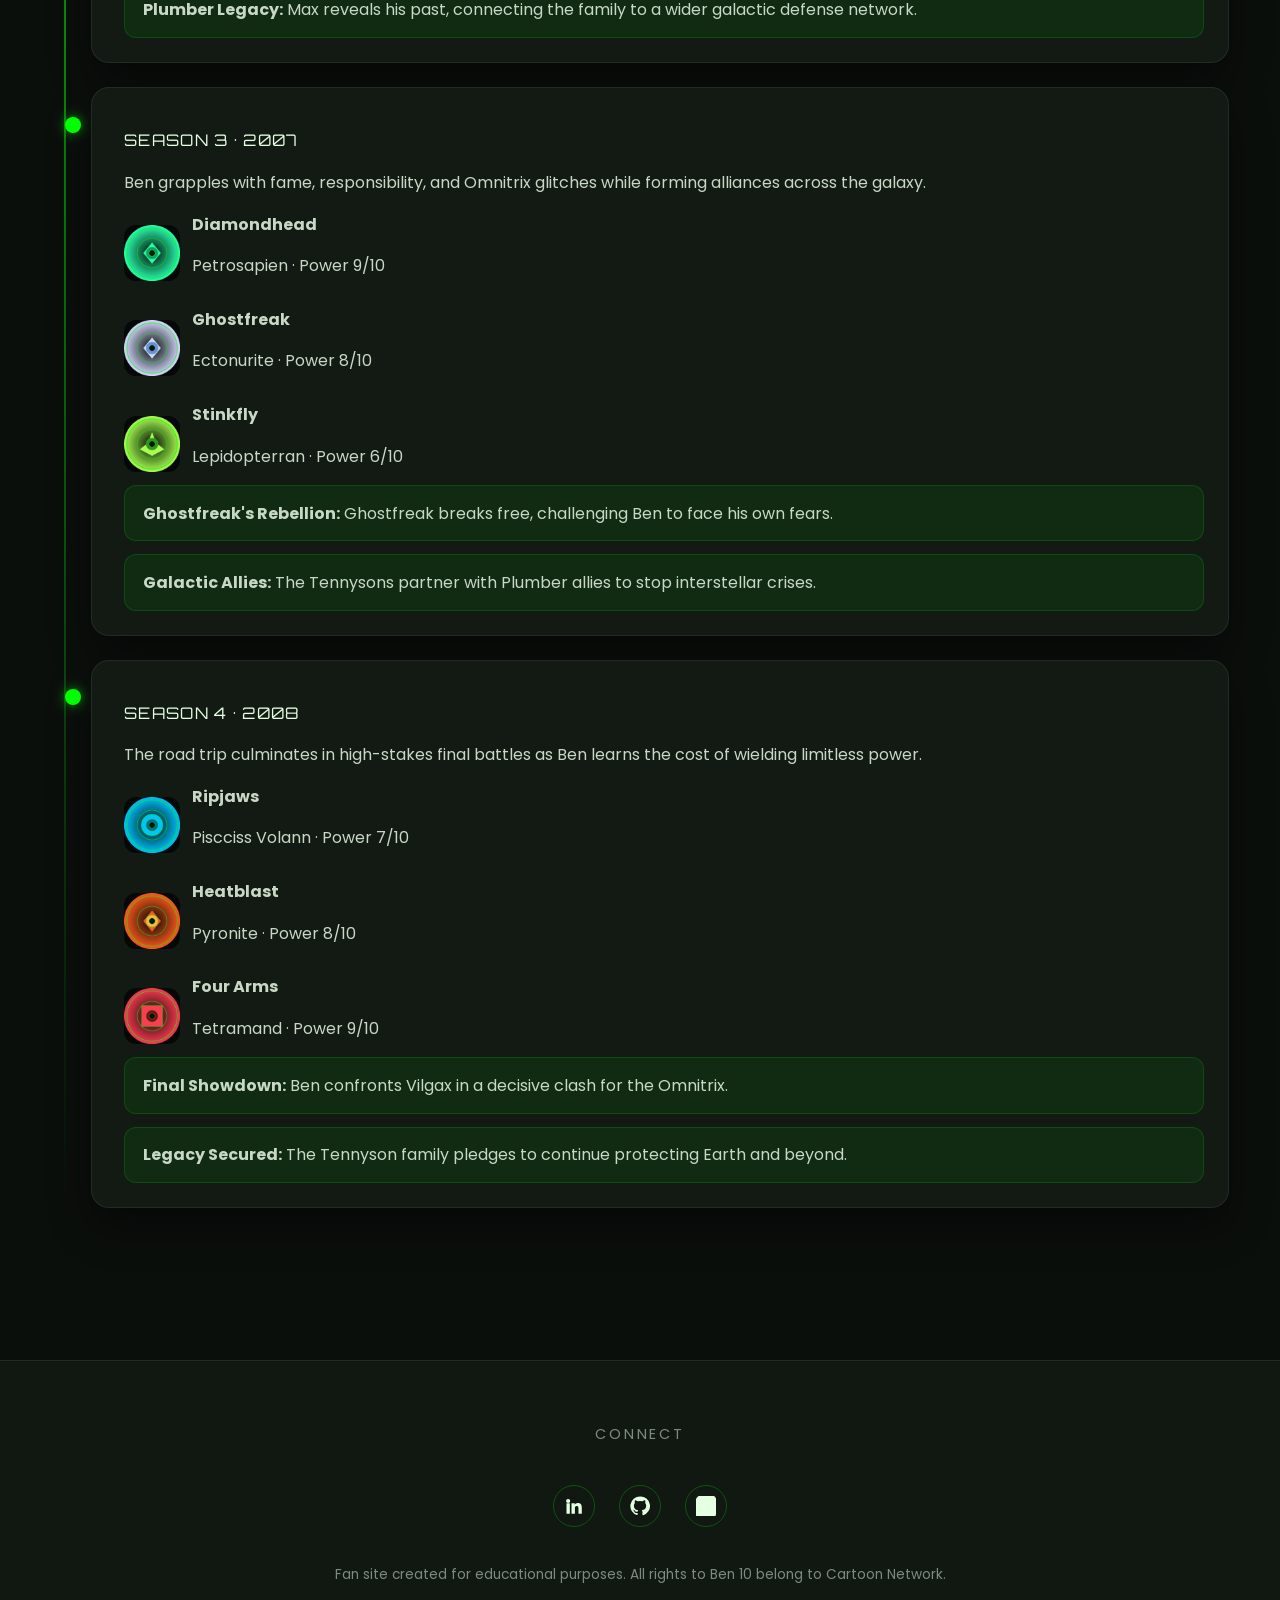
<file: project/ben10/timeline.html>
<!DOCTYPE html>
<html lang="en">
  <head>
    <meta charset="utf-8" />
    <meta name="viewport" content="width=device-width, initial-scale=1" />
    <title>Timeline | Ben 10: Classic Aliens Database</title>
    <meta
      name="description"
      content="Track the key events from Ben 10’s classic seasons with highlights of the aliens that defined each era."
    />
    <link rel="icon" type="image/svg+xml" href="assets/img/omnitrix-icon.svg" />
    <link rel="preconnect" href="https://fonts.googleapis.com" />
    <link rel="preconnect" href="https://fonts.gstatic.com" crossorigin />
    <link
      rel="preload"
      as="style"
      href="https://fonts.googleapis.com/css2?family=Orbitron:wght@400;600;700&family=Poppins:wght@300;400;500;600;700&display=swap"
    />
    <link
      rel="stylesheet"
      href="https://fonts.googleapis.com/css2?family=Orbitron:wght@400;600;700&family=Poppins:wght@300;400;500;600;700&display=swap"
    />
    <link rel="stylesheet" href="assets/css/styles.min.css" />
  </head>
  <body data-page="timeline">
    <header class="site-header">
      <div class="container">
        <nav class="nav" aria-label="Primary navigation">
          <a class="nav__brand" href="index.html">
            <svg viewBox="0 0 64 64" role="presentation" aria-hidden="true">
              <circle cx="32" cy="32" r="30" fill="#0b160b" stroke="#00ff00" stroke-width="4" />
              <circle cx="32" cy="32" r="20" fill="#0d2610" stroke="#00ff00" stroke-width="2" />
              <path d="M16 32h32M32 16v32" stroke="#00ff00" stroke-width="3" stroke-linecap="round" />
              <circle cx="32" cy="32" r="10" fill="#00ff00" />
            </svg>
            <span>Omnitrix Archive</span>
          </a>
          <button class="nav-toggle glow" type="button" aria-expanded="false" aria-controls="navMenu">
            <span aria-hidden="true">☰</span>
            <span class="sr-only">Toggle navigation</span>
          </button>
          <ul class="nav__menu" id="navMenu">
            <li><a class="nav__link" data-page="home" href="index.html">Home</a></li>
            <li><a class="nav__link" data-page="aliens" href="aliens.html">Aliens</a></li>
            <li><a class="nav__link" data-page="omnitrix" href="omnitrix.html">Omnitrix</a></li>
            <li><a class="nav__link" data-page="timeline" href="timeline.html">Timeline</a></li>
            <li><a class="nav__link" data-page="about" href="about.html">About</a></li>
          </ul>
        </nav>
      </div>
    </header>

    <main>
      <section class="section">
        <div class="container">
          <header class="section__header">
            <p class="tagline">Summer Road Trip Chronicle</p>
            <h1 class="section__title">Classic Series Timeline</h1>
            <p class="section__subtitle">
              Relive the milestones that shaped Ben Tennyson’s first adventures. Scroll through the seasons to
              see key clashes, discoveries, and the aliens that defined each era.
            </p>
          </header>

          <div class="timeline" id="timelineList" data-reveal aria-live="polite"></div>
        </div>
      </section>
    </main>

    <div class="overlay" data-modal-overlay></div>
    <div class="modal" id="alienModal" role="dialog" aria-modal="true" aria-hidden="true" tabindex="-1">
      <div class="modal__dialog">
        <button class="modal__close" type="button" aria-label="Close alien details">&times;</button>
        <div id="alienModalContent"></div>
      </div>
    </div>

    <footer class="site-footer">
      <div class="container footer__content">
        <p class="tagline">Connect</p>
        <div class="footer__social">
          <a
            class="glow"
            href="https://www.linkedin.com/in/<MY-USERNAME>/"
            target="_blank"
            rel="noopener"
            aria-label="LinkedIn"
          >
            <svg viewBox="0 0 24 24" width="20" height="20" aria-hidden="true">
              <path
                fill="currentColor"
                d="M4.98 3.5a2.5 2.5 0 11-.02 5 2.5 2.5 0 01.02-5zM3 8.75h4v12.5H3zM9 8.75h3.82v1.72h.05c.53-1 1.82-2.05 3.75-2.05 4 0 4.74 2.63 4.74 6.06v6.77h-4v-6c0-1.43-.03-3.28-2-3.28-2 0-2.3 1.56-2.3 3.17v6.11H9z"
              />
            </svg>
          </a>
          <a
            class="glow"
            href="https://github.com/<MY-USERNAME>"
            target="_blank"
            rel="noopener"
            aria-label="GitHub"
          >
            <svg viewBox="0 0 24 24" width="20" height="20" aria-hidden="true">
              <path
                fill="currentColor"
                d="M12 .5a11.5 11.5 0 00-3.64 22.43c.57.1.78-.25.78-.56v-2c-3.19.69-3.86-1.55-3.86-1.55-.52-1.35-1.27-1.71-1.27-1.71-1.04-.72.08-.7.08-.7 1.15.08 1.76 1.19 1.76 1.19 1.02 1.76 2.68 1.25 3.33.96.1-.75.4-1.25.73-1.54-2.55-.29-5.23-1.27-5.23-5.64 0-1.25.45-2.27 1.19-3.07-.12-.29-.52-1.46.11-3.05 0 0 .97-.31 3.17 1.17a11 11 0 015.78 0c2.2-1.48 3.17-1.17 3.17-1.17.63 1.59.23 2.76.11 3.05.74.8 1.19 1.82 1.19 3.07 0 4.39-2.68 5.34-5.24 5.63.41.36.78 1.09.78 2.2v3.26c0 .31.2.67.79.56A11.5 11.5 0 0012 .5z"
              />
            </svg>
          </a>
          <a
            class="glow"
            href="https://www.instagram.com/<MY-USERNAME>/"
            target="_blank"
            rel="noopener"
            aria-label="Instagram"
          >
            <svg viewBox="0 0 24 24" width="20" height="20" aria-hidden="true">
              <path
                fill="currentColor"
                d="M12 5.5A6.5 6.5 0 1018.5 12 6.51 6.51 0 0012 5.5zm0 10.7A4.2 4.2 0 1116.2 12 4.21 4.21 0 0112 16.2zm6.84-10.98a1.52 1.52 0 111.52-1.52 1.52 1.52 0 01-1.52 1.52z"
              />
              <path
                fill="currentColor"
                d="M12 0C8.74 0 8.333.014 7.053.07S4.514.37 3.383.8a5.92 5.92 0 00-2.145 1.4A5.92 5.92 0 00-.162 4.343C-.59 5.474-.89 6.75-.947 8.03S-1.015 11.26-1 14.53s.014 3.42.07 4.7.3 2.54.73 3.67a5.92 5.92 0 001.4 2.144 5.92 5.92 0 002.144 1.4c1.13.43 2.407.73 3.688.787s1.524.07 4.794.07 3.42-.014 4.7-.07 2.54-.3 3.67-.73a5.92 5.92 0 002.144-1.4 5.92 5.92 0 001.4-2.144c.43-1.13.73-2.407.787-3.688s.07-1.524.07-4.794-.014-3.42-.07-4.7-.3-2.54-.73-3.67a5.92 5.92 0 00-1.4-2.145 5.92 5.92 0 00-2.144-1.4C17.344-.59 16.067-.89 14.787-.947S15.264-1.015 12-1s-3.42.014-4.7.07-2.54.3-3.67.73A5.92 5.92 0 001.486 1.4 5.92 5.92 0 00.086 3.543c-.43 1.13-.73 2.407-.787 3.688S-.77 8.226-.77 11.5s.014 3.42.07 4.7.3 2.54.73 3.67a5.92 5.92 0 001.4 2.144 5.92 5.92 0 002.144 1.4c1.13.43 2.407.73 3.688.787s1.524.07 4.794.07 3.42-.014 4.7-.07 2.54-.3 3.67-.73a5.92 5.92 0 002.144-1.4 5.92 5.92 0 001.4-2.144c.43-1.13.73-2.407.787-3.688s.07-1.524.07-4.794-.014-3.42-.07-4.7-.3-2.54-.73-3.67a5.92 5.92 0 00-1.4-2.145 5.92 5.92 0 00-2.144-1.4C17.344-.59 16.067-.89 14.787-.947 13.507-.99 15.264-1.015 12-1z"
              />
            </svg>
          </a>
        </div>
        <p class="footer__disclaimer">
          Fan site created for educational purposes. All rights to Ben 10 belong to Cartoon Network.
        </p>
      </div>
    </footer>

    <script type="module" src="assets/js/main.min.js" defer></script>
  </body>
</html>
</file>
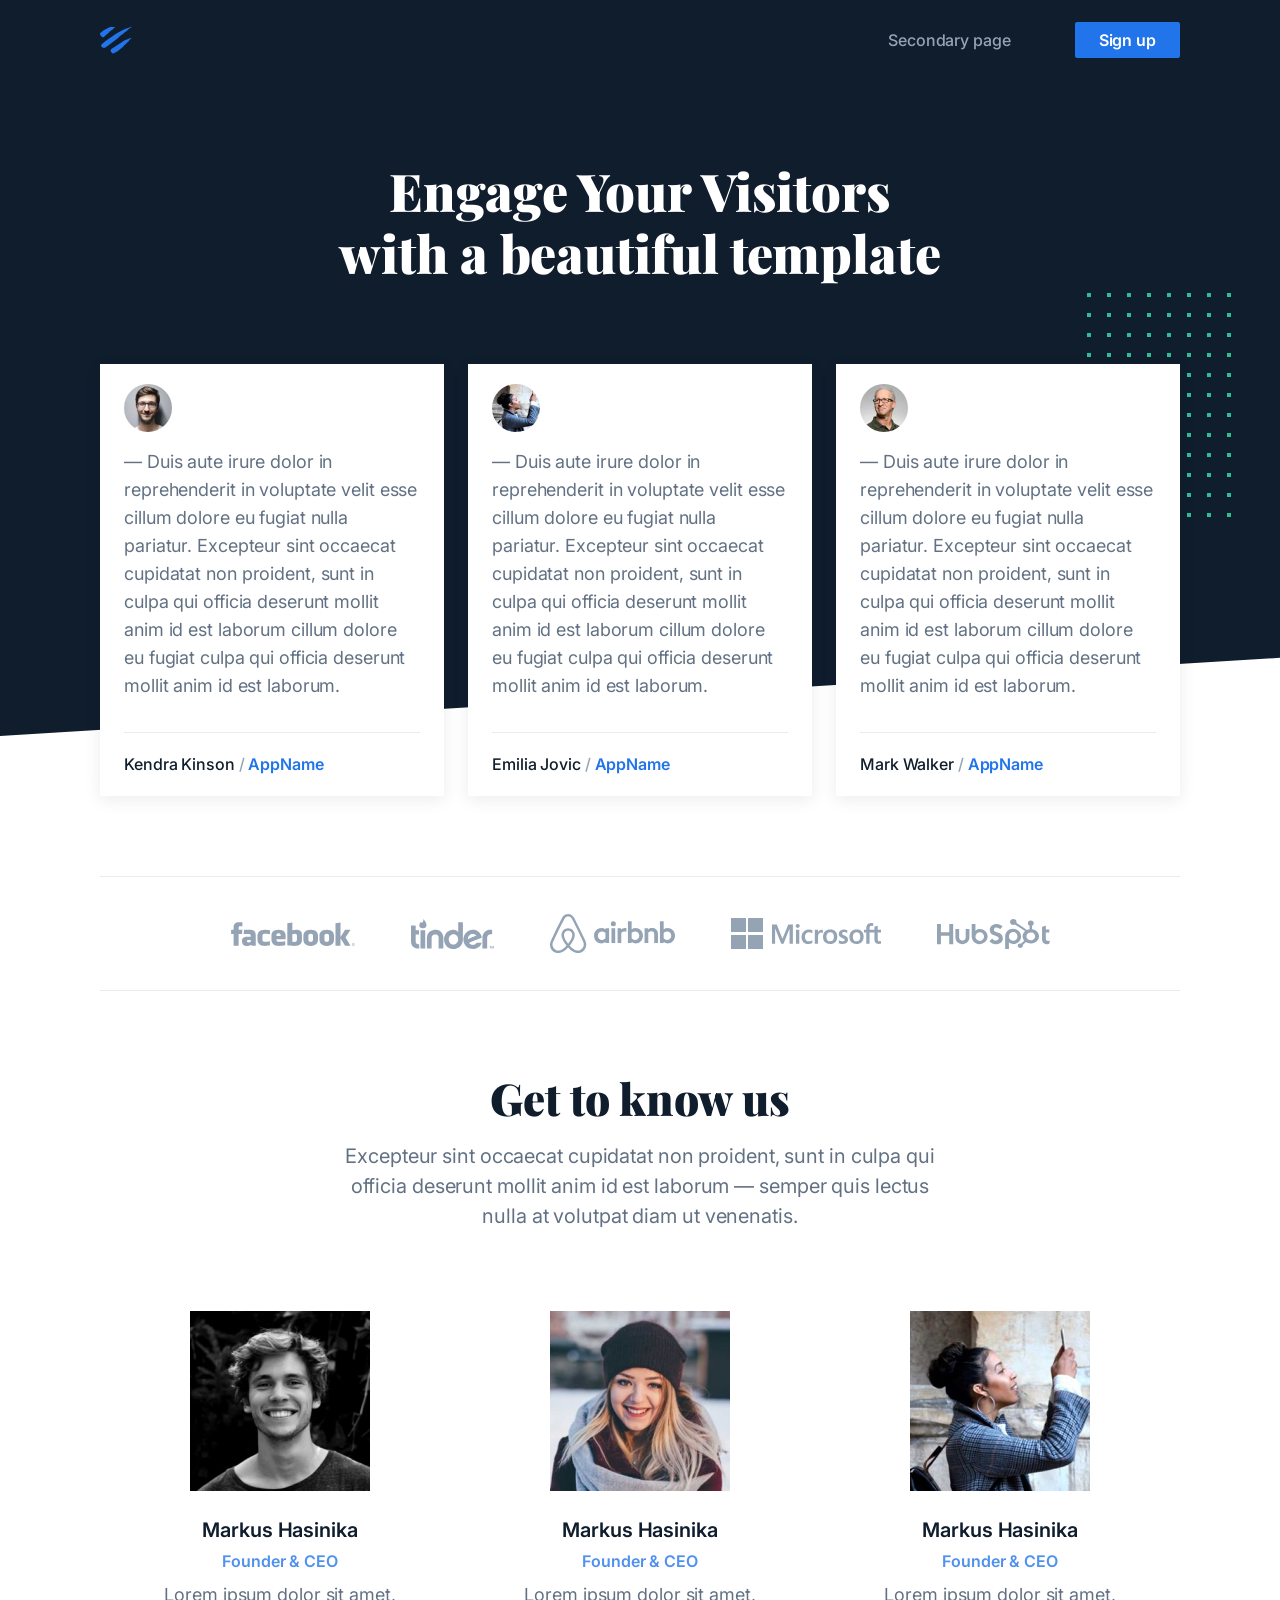
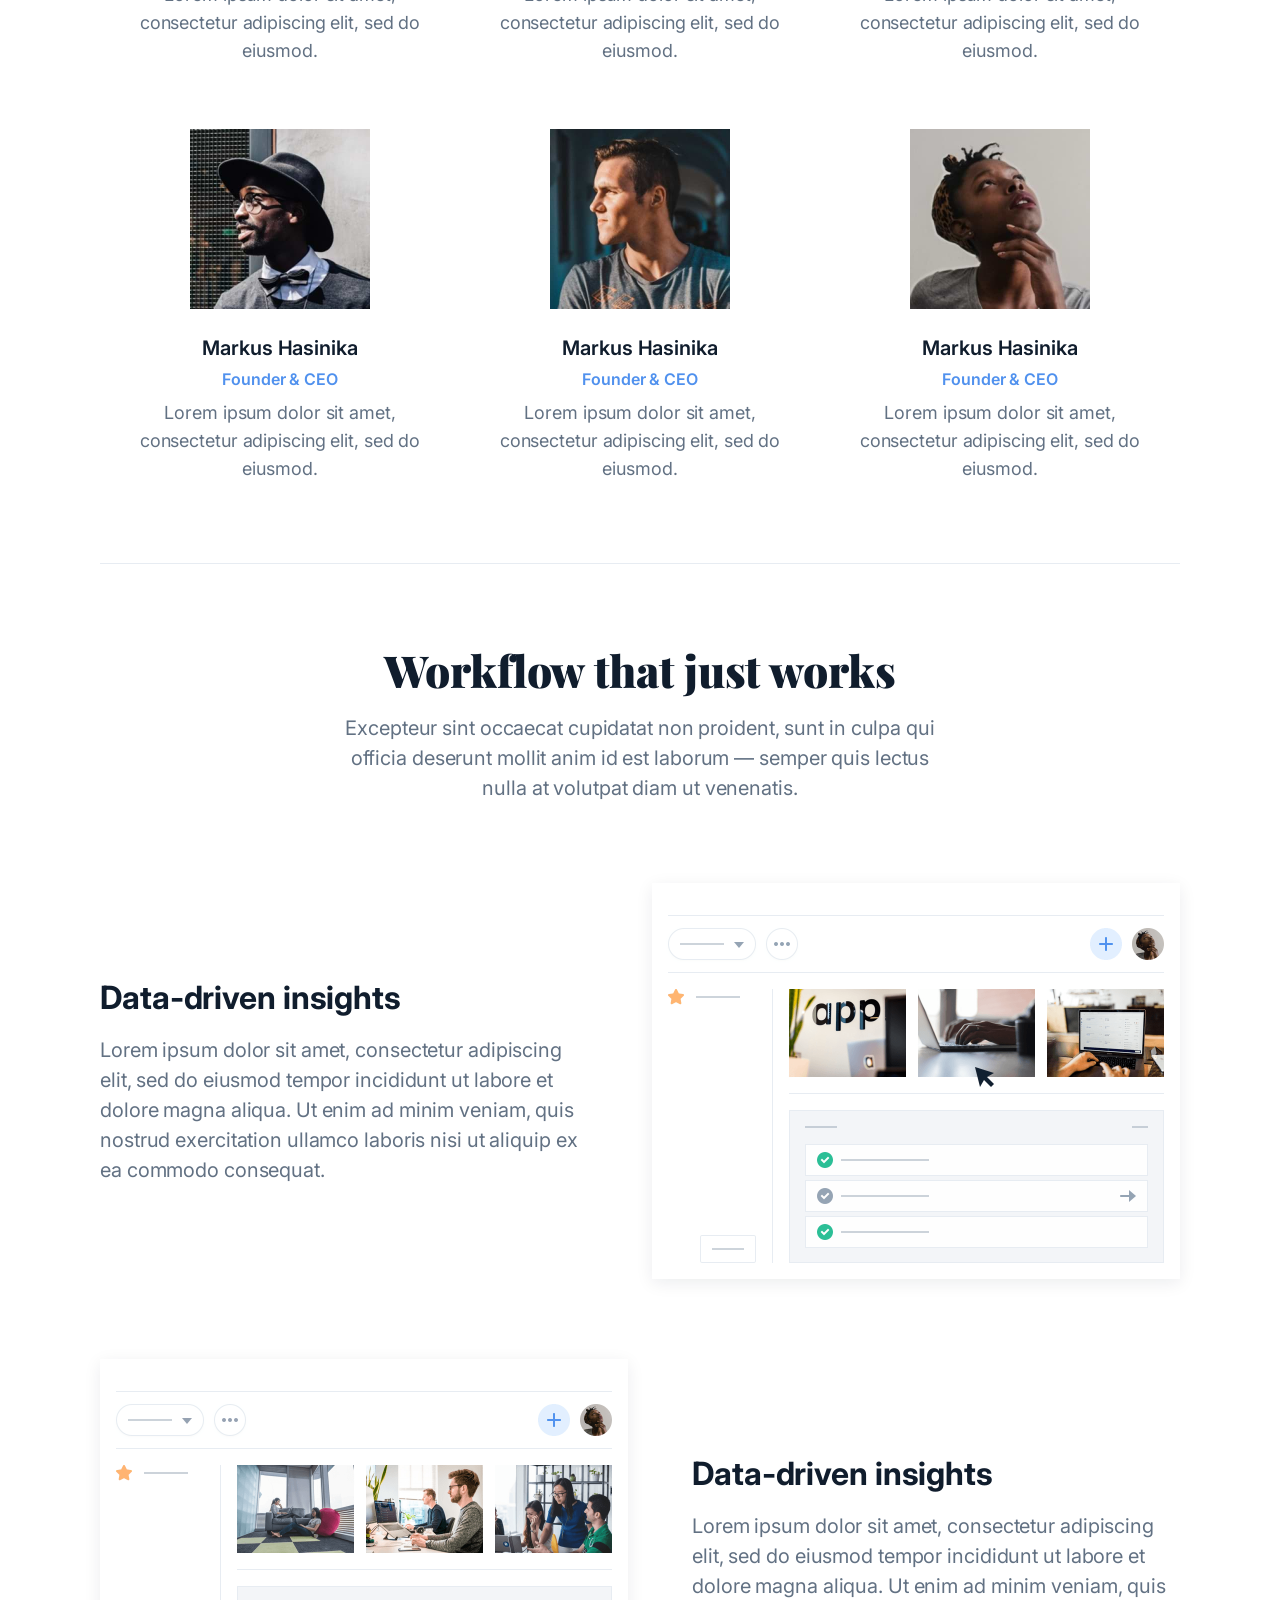
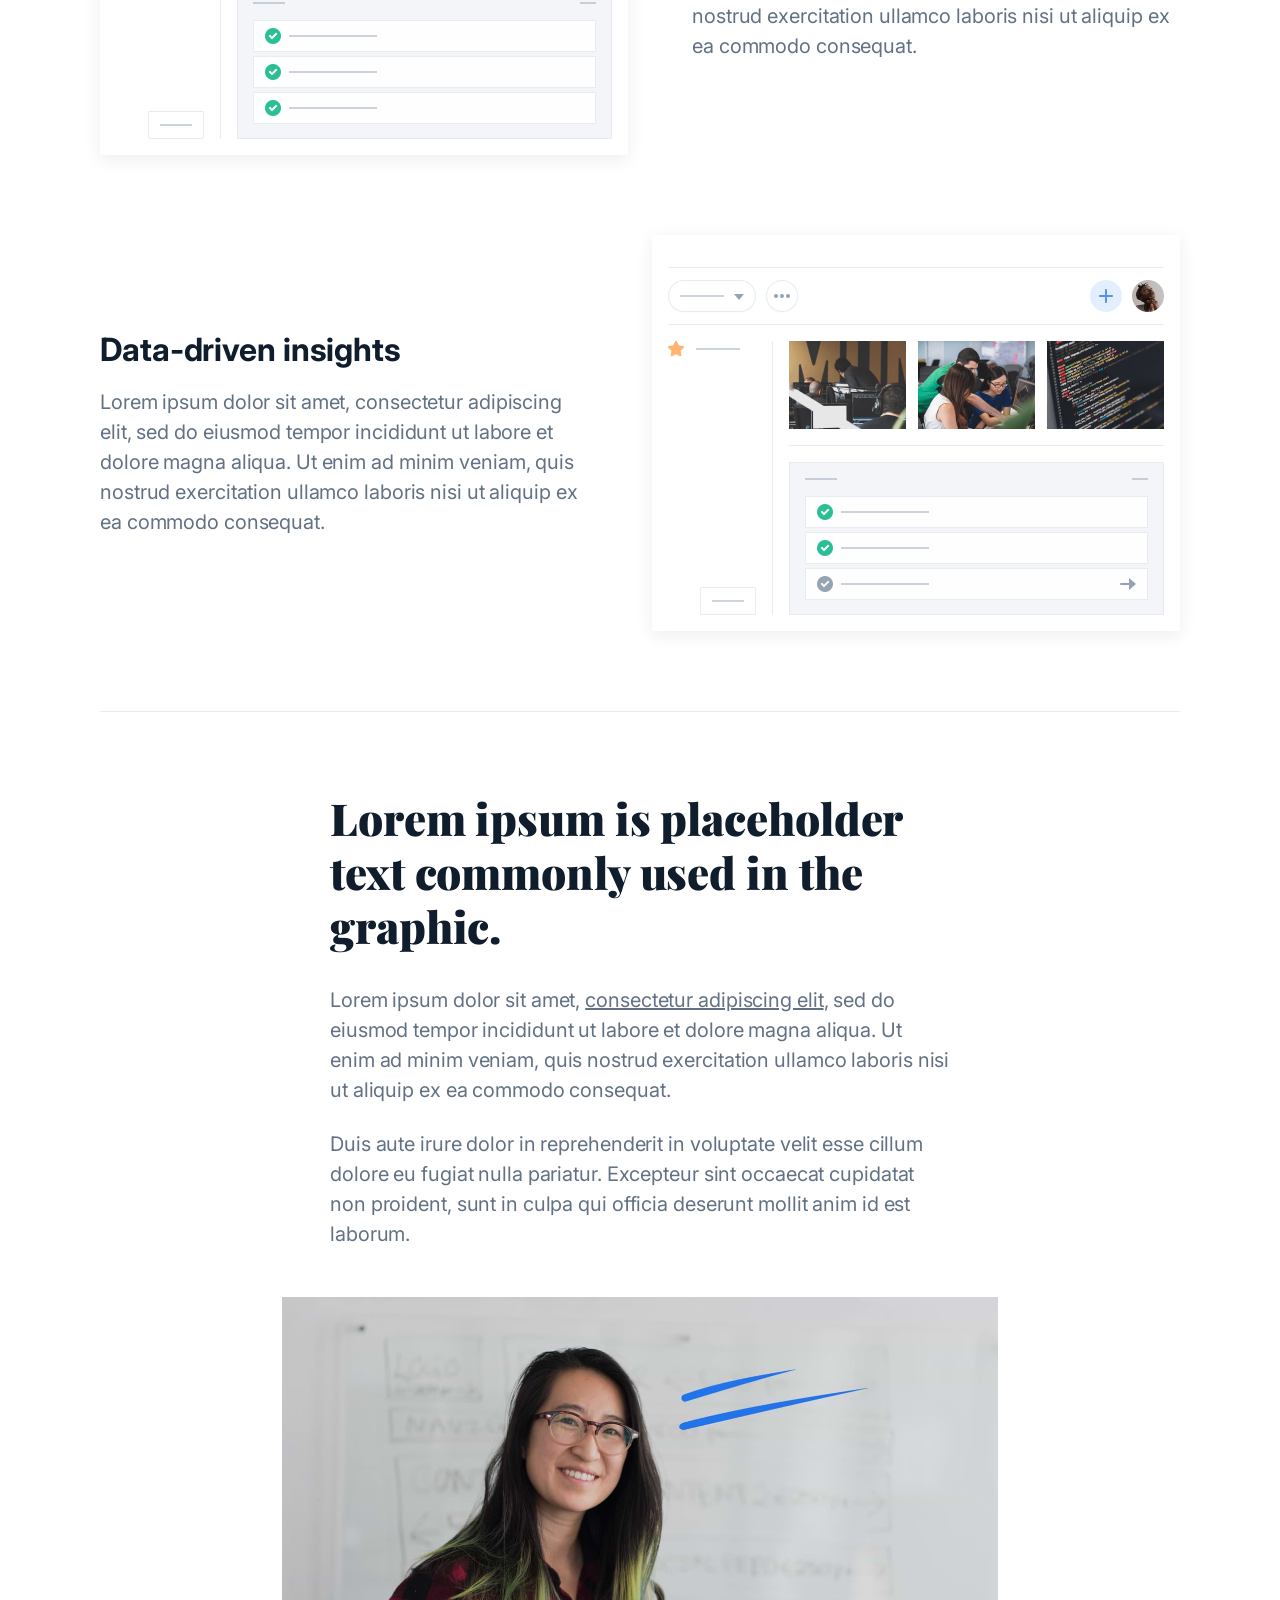
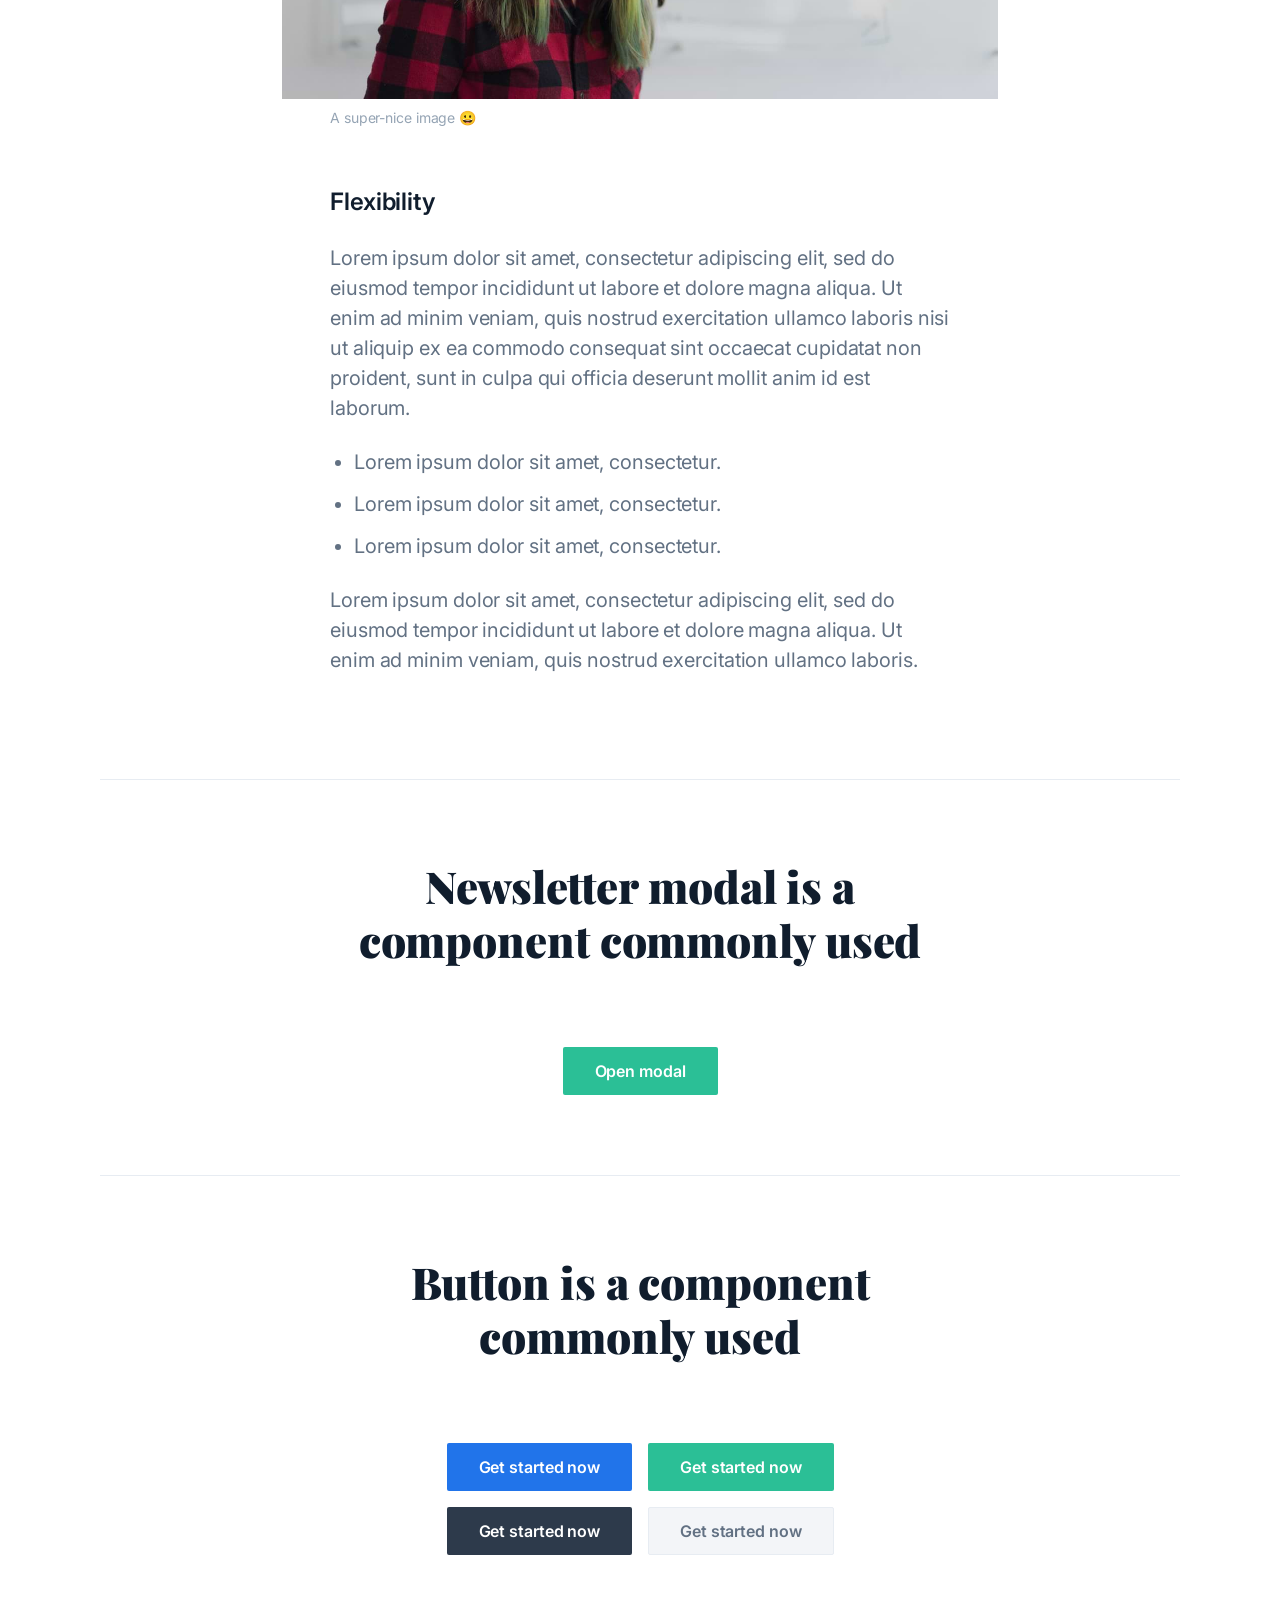
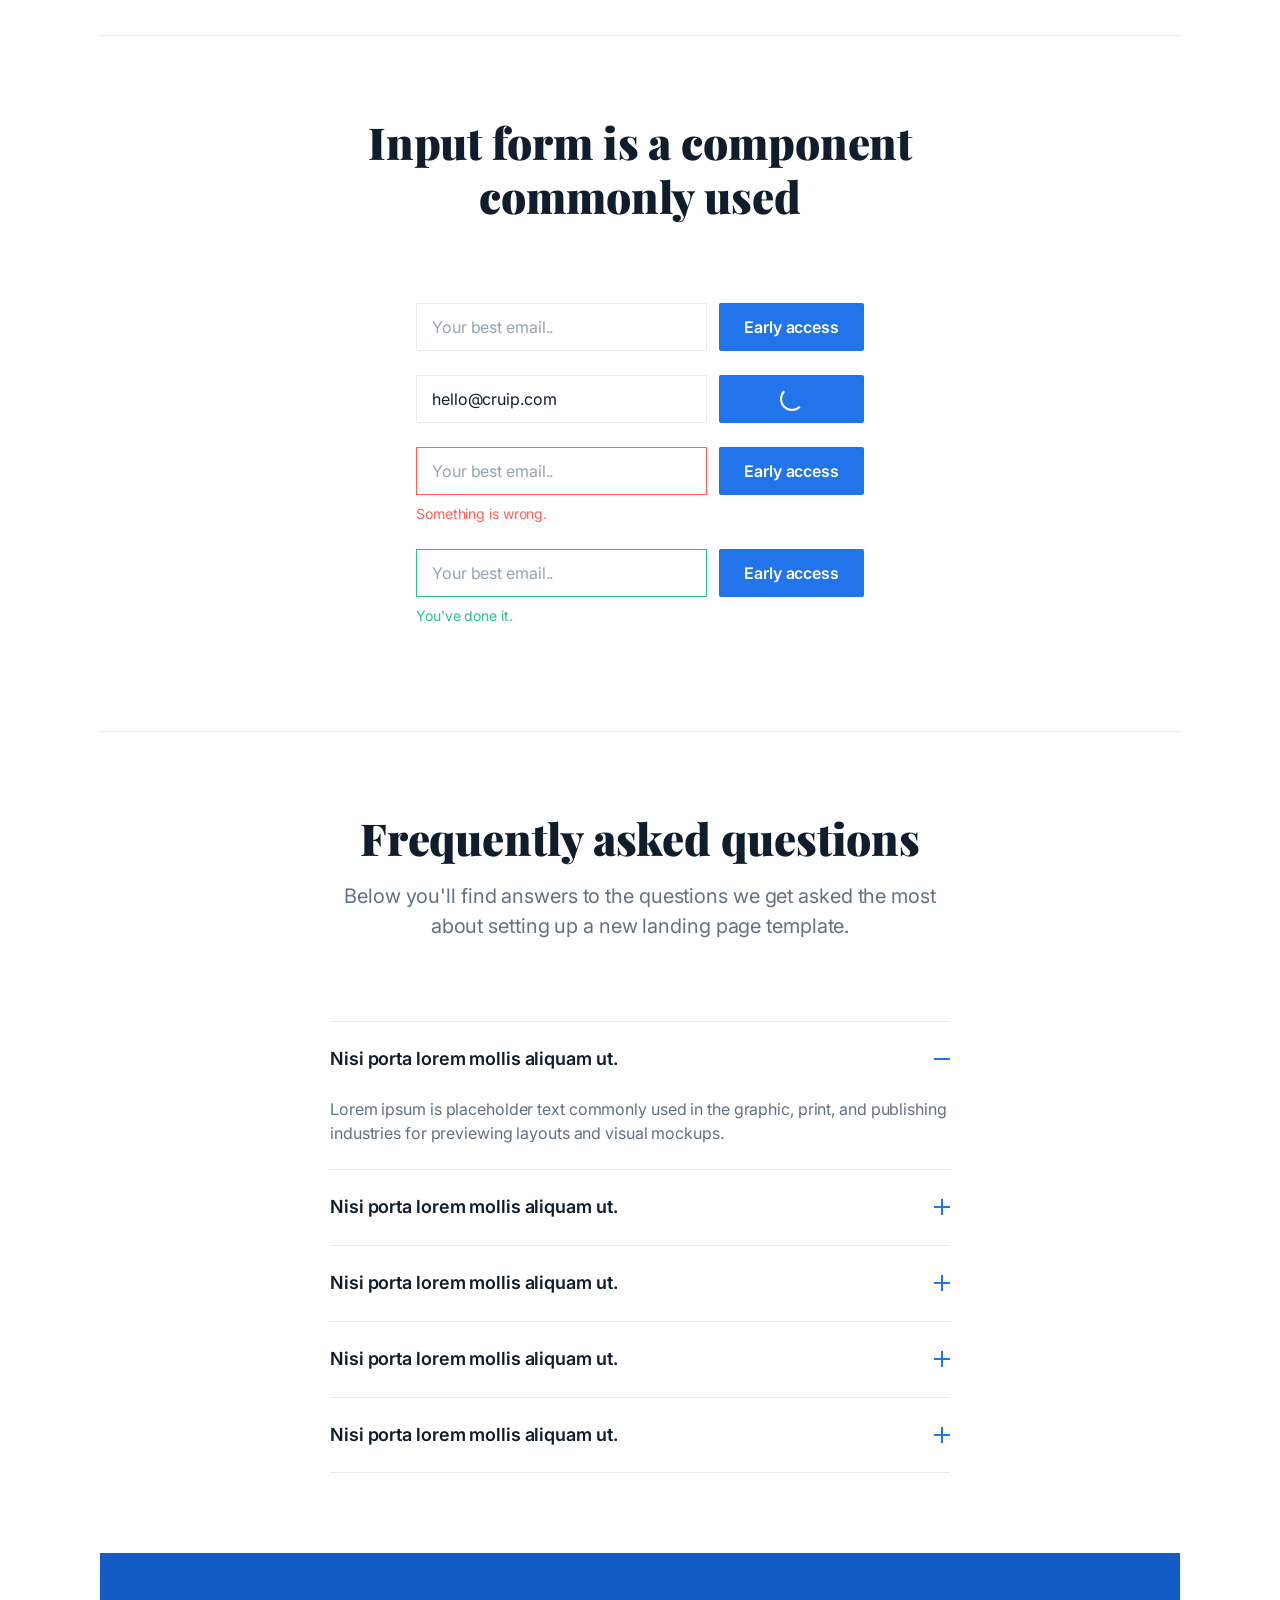
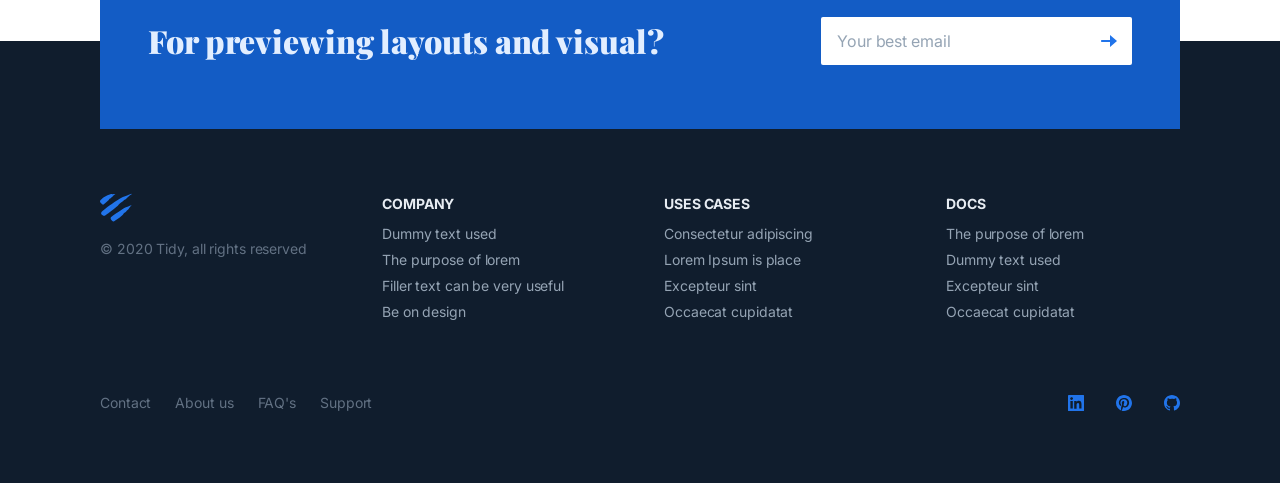
<file: project/tidy/HTML/public/additional.html>
<!DOCTYPE html><html lang="en" class="no-js"><head><meta charset="utf-8"><meta http-equiv="X-UA-Compatible" content="IE=edge"><meta name="viewport" content="width=device-width,initial-scale=1"><title>Tidy Template</title><link rel="stylesheet" href="css/style.css"></head><body class="has-animations"><div class="body-wrap"><header class="site-header invert-color"><div class="container"><div class="site-header-inner"><div class="brand"><h1 class="m-0"><a href="index.html"><img src="images/logo.svg" alt="Tidy" width="32" height="32"></a></h1></div><button id="header-nav-toggle" class="header-nav-toggle" aria-controls="primary-menu" aria-expanded="false"><span class="screen-reader">Menu</span> <span class="hamburger"><span class="hamburger-inner"></span></span></button><nav id="header-nav" class="header-nav"><div class="header-nav-inner"><ul class="list-reset text-xs header-nav-right"><li><a href="additional.html">Secondary page</a></li></ul><ul class="list-reset header-nav-right"><li><a class="button button-primary button-wide-mobile button-wide-mobile button-sm" href="signup.html">Sign up</a></li></ul></div></nav></div></div></header><main class="site-content"><section class="testimonial section has-bg-color-cut illustration-section-02"><div class="container"><div class="testimonial-inner section-inner"><div class="section-header center-content invert-color"><div class="container-xs"><h1 class="m-0">Engage Your Visitors with a beautiful template</h1></div></div><div class="tiles-wrap"><div class="tiles-item reveal-from-bottom" data-reveal-container=".tiles-wrap"><div class="tiles-item-inner has-shadow"><div class="testimonial-item-header mb-16"><div class="testimonial-item-image"><img src="images/testimonial-image-01.jpg" alt="Testimonial image 01" width="48" height="48"></div></div><div class="testimonial-item-content"><p class="text-sm mb-0">— Duis aute irure dolor in reprehenderit in voluptate velit esse cillum dolore eu fugiat nulla pariatur. Excepteur sint occaecat cupidatat non proident, sunt in culpa qui officia deserunt mollit anim id est laborum cillum dolore eu fugiat culpa qui officia deserunt mollit anim id est laborum.</p></div><div class="testimonial-item-footer text-xs fw-500 mt-32 mb-0 has-top-divider"><span class="testimonial-item-name">Kendra Kinson </span><span class="text-color-low">/ </span><span class="testimonial-item-link fw-600"><a href="#">AppName</a></span></div></div></div><div class="tiles-item reveal-from-bottom" data-reveal-container=".tiles-wrap" data-reveal-delay="200"><div class="tiles-item-inner has-shadow"><div class="testimonial-item-header mb-16"><div class="testimonial-item-image"><img src="images/testimonial-image-02.jpg" alt="Testimonial image 02" width="48" height="48"></div></div><div class="testimonial-item-content"><p class="text-sm mb-0">— Duis aute irure dolor in reprehenderit in voluptate velit esse cillum dolore eu fugiat nulla pariatur. Excepteur sint occaecat cupidatat non proident, sunt in culpa qui officia deserunt mollit anim id est laborum cillum dolore eu fugiat culpa qui officia deserunt mollit anim id est laborum.</p></div><div class="testimonial-item-footer text-xs fw-500 mt-32 mb-0 has-top-divider"><span class="testimonial-item-name">Emilia Jovic </span><span class="text-color-low">/ </span><span class="testimonial-item-link fw-600"><a href="#">AppName</a></span></div></div></div><div class="tiles-item reveal-from-bottom" data-reveal-container=".tiles-wrap" data-reveal-delay="400"><div class="tiles-item-inner has-shadow"><div class="testimonial-item-header mb-16"><div class="testimonial-item-image"><img src="images/testimonial-image-03.jpg" alt="Testimonial image 03" width="48" height="48"></div></div><div class="testimonial-item-content"><p class="text-sm mb-0">— Duis aute irure dolor in reprehenderit in voluptate velit esse cillum dolore eu fugiat nulla pariatur. Excepteur sint occaecat cupidatat non proident, sunt in culpa qui officia deserunt mollit anim id est laborum cillum dolore eu fugiat culpa qui officia deserunt mollit anim id est laborum.</p></div><div class="testimonial-item-footer text-xs fw-500 mt-32 mb-0 has-top-divider"><span class="testimonial-item-name">Mark Walker </span><span class="text-color-low">/ </span><span class="testimonial-item-link fw-600"><a href="#">AppName</a></span></div></div></div></div></div></div></section><section class="clients section reveal-fade"><div class="container"><div class="clients-inner section-inner has-top-divider has-bottom-divider"><ul class="list-reset"><li class="reveal-from-bottom"><img src="images/clients-01.svg" alt="Clients 01"></li><li class="reveal-from-bottom" data-reveal-delay="150"><img src="images/clients-02.svg" alt="Clients 02"></li><li class="reveal-from-bottom" data-reveal-delay="300"><img src="images/clients-03.svg" alt="Clients 03"></li><li class="reveal-from-bottom" data-reveal-delay="450"><img src="images/clients-04.svg" alt="Clients 04"></li><li class="reveal-from-bottom" data-reveal-delay="600"><img src="images/clients-05.svg" alt="Clients 05"></li></ul></div></div></section><section class="team section center-content"><div class="container"><div class="team-inner section-inner"><div class="section-header center-content reveal-from-bottom"><div class="container-xs"><h2 class="mt-0 mb-16">Get to know us</h2><p class="m-0">Excepteur sint occaecat cupidatat non proident, sunt in culpa qui officia deserunt mollit anim id est laborum — semper quis lectus nulla at volutpat diam ut venenatis.</p></div></div><div class="tiles-wrap"><div class="tiles-item reveal-from-bottom" data-reveal-container=".tiles-wrap"><div class="tiles-item-inner"><div class="team-item-header"><div class="team-item-image mb-24"><img src="images/team-member-01.jpg" alt="Team member 01" width="180" height="180"></div></div><div class="team-item-content"><h5 class="team-item-name mt-0 mb-4">Markus Hasinika</h5><div class="team-item-role text-xs fw-600 mb-8">Founder & CEO</div><p class="m-0 text-sm">Lorem ipsum dolor sit amet, consectetur adipiscing elit, sed do eiusmod.</p></div></div></div><div class="tiles-item reveal-from-bottom" data-reveal-container=".tiles-wrap" data-reveal-delay="150"><div class="tiles-item-inner"><div class="team-item-header"><div class="team-item-image mb-24"><img src="images/team-member-02.jpg" alt="Team member 02" width="180" height="180"></div></div><div class="team-item-content"><h5 class="team-item-name mt-0 mb-4">Markus Hasinika</h5><div class="team-item-role text-xs fw-600 mb-8">Founder & CEO</div><p class="m-0 text-sm">Lorem ipsum dolor sit amet, consectetur adipiscing elit, sed do eiusmod.</p></div></div></div><div class="tiles-item reveal-from-bottom" data-reveal-container=".tiles-wrap" data-reveal-delay="300"><div class="tiles-item-inner"><div class="team-item-header"><div class="team-item-image mb-24"><img src="images/team-member-03.jpg" alt="Team member 03" width="180" height="180"></div></div><div class="team-item-content"><h5 class="team-item-name mt-0 mb-4">Markus Hasinika</h5><div class="team-item-role text-xs fw-600 mb-8">Founder & CEO</div><p class="m-0 text-sm">Lorem ipsum dolor sit amet, consectetur adipiscing elit, sed do eiusmod.</p></div></div></div><div class="tiles-item reveal-from-bottom" data-reveal-container=".tiles-wrap" data-reveal-delay="450"><div class="tiles-item-inner"><div class="team-item-header"><div class="team-item-image mb-24"><img src="images/team-member-04.jpg" alt="Team member 04" width="180" height="180"></div></div><div class="team-item-content"><h5 class="team-item-name mt-0 mb-4">Markus Hasinika</h5><div class="team-item-role text-xs fw-600 mb-8">Founder & CEO</div><p class="m-0 text-sm">Lorem ipsum dolor sit amet, consectetur adipiscing elit, sed do eiusmod.</p></div></div></div><div class="tiles-item reveal-from-bottom" data-reveal-container=".tiles-wrap" data-reveal-delay="600"><div class="tiles-item-inner"><div class="team-item-header"><div class="team-item-image mb-24"><img src="images/team-member-05.jpg" alt="Team member 05" width="180" height="180"></div></div><div class="team-item-content"><h5 class="team-item-name mt-0 mb-4">Markus Hasinika</h5><div class="team-item-role text-xs fw-600 mb-8">Founder & CEO</div><p class="m-0 text-sm">Lorem ipsum dolor sit amet, consectetur adipiscing elit, sed do eiusmod.</p></div></div></div><div class="tiles-item reveal-from-bottom" data-reveal-container=".tiles-wrap" data-reveal-delay="750"><div class="tiles-item-inner"><div class="team-item-header"><div class="team-item-image mb-24"><img src="images/team-member-06.jpg" alt="Team member 01" width="180" height="180"></div></div><div class="team-item-content"><h5 class="team-item-name mt-0 mb-4">Markus Hasinika</h5><div class="team-item-role text-xs fw-600 mb-8">Founder & CEO</div><p class="m-0 text-sm">Lorem ipsum dolor sit amet, consectetur adipiscing elit, sed do eiusmod.</p></div></div></div></div></div></div></section><section class="features-split section"><div class="container"><div class="features-split-inner section-inner has-top-divider"><div class="section-header center-content"><div class="container-xs"><h2 class="mt-0 mb-16">Workflow that just works</h2><p class="m-0">Excepteur sint occaecat cupidatat non proident, sunt in culpa qui officia deserunt mollit anim id est laborum — semper quis lectus nulla at volutpat diam ut venenatis.</p></div></div><div class="split-wrap invert-mobile"><div class="split-item"><div class="split-item-content center-content-mobile"><h3 class="mt-0 mb-16 reveal-from-bottom" data-reveal-container=".split-item">Data-driven insights</h3><p class="m-0 reveal-from-bottom" data-reveal-delay="100" data-reveal-container=".split-item">Lorem ipsum dolor sit amet, consectetur adipiscing elit, sed do eiusmod tempor incididunt ut labore et dolore magna aliqua. Ut enim ad minim veniam, quis nostrud exercitation ullamco laboris nisi ut aliquip ex ea commodo consequat.</p></div><div class="split-item-image split-item-image-fill reveal-scale-up" data-reveal-container=".split-item" data-reveal-delay="200"><img class="has-shadow" src="images/features-split-image-01.png" alt="Features split image 01" width="528" height="396"></div></div><div class="split-item"><div class="split-item-content center-content-mobile"><h3 class="mt-0 mb-16 reveal-from-bottom" data-reveal-container=".split-item">Data-driven insights</h3><p class="m-0 reveal-from-bottom" data-reveal-delay="100" data-reveal-container=".split-item">Lorem ipsum dolor sit amet, consectetur adipiscing elit, sed do eiusmod tempor incididunt ut labore et dolore magna aliqua. Ut enim ad minim veniam, quis nostrud exercitation ullamco laboris nisi ut aliquip ex ea commodo consequat.</p></div><div class="split-item-image split-item-image-fill reveal-scale-up" data-reveal-container=".split-item" data-reveal-delay="200"><img class="has-shadow" src="images/features-split-image-02.png" alt="Features split image 02" width="528" height="396"></div></div><div class="split-item"><div class="split-item-content center-content-mobile"><h3 class="mt-0 mb-16 reveal-from-bottom" data-reveal-container=".split-item">Data-driven insights</h3><p class="m-0 reveal-from-bottom" data-reveal-delay="100" data-reveal-container=".split-item">Lorem ipsum dolor sit amet, consectetur adipiscing elit, sed do eiusmod tempor incididunt ut labore et dolore magna aliqua. Ut enim ad minim veniam, quis nostrud exercitation ullamco laboris nisi ut aliquip ex ea commodo consequat.</p></div><div class="split-item-image split-item-image-fill reveal-scale-up" data-reveal-container=".split-item" data-reveal-delay="200"><img class="has-shadow" src="images/features-split-image-03.png" alt="Features split image 03" width="528" height="396"></div></div></div></div></div></section><section class="section"><div class="container"><div class="section-inner has-top-divider"><div class="container-xs"><h2 class="mt-0">Lorem ipsum is placeholder text commonly used in the graphic.</h2><p>Lorem ipsum dolor sit amet, <a href="#">consectetur adipiscing elit</a>, sed do eiusmod tempor incididunt ut labore et dolore magna aliqua. Ut enim ad minim veniam, quis nostrud exercitation ullamco laboris nisi ut aliquip ex ea commodo consequat.</p><p>Duis aute irure dolor in reprehenderit in voluptate velit esse cillum dolore eu fugiat nulla pariatur. Excepteur sint occaecat cupidatat non proident, sunt in culpa qui officia deserunt mollit anim id est laborum.</p><figure><img class="image-larger" src="images/image-placeholder.jpg" alt="Image placeholder" width="712" height="400"><figcaption class="text-color-low">A super-nice image <span role="img" aria-label="smile">😀</span></figcaption></figure><h4>Flexibility</h4><p>Lorem ipsum dolor sit amet, consectetur adipiscing elit, sed do eiusmod tempor incididunt ut labore et dolore magna aliqua. Ut enim ad minim veniam, quis nostrud exercitation ullamco laboris nisi ut aliquip ex ea commodo consequat sint occaecat cupidatat non proident, sunt in culpa qui officia deserunt mollit anim id est laborum.</p><ul><li>Lorem ipsum dolor sit amet, consectetur.</li><li>Lorem ipsum dolor sit amet, consectetur.</li><li>Lorem ipsum dolor sit amet, consectetur.</li></ul><p>Lorem ipsum dolor sit amet, consectetur adipiscing elit, sed do eiusmod tempor incididunt ut labore et dolore magna aliqua. Ut enim ad minim veniam, quis nostrud exercitation ullamco laboris.</p></div></div></div></section><section class="section"><div class="container"><div class="section-inner has-top-divider"><div class="container-xs"><div class="section-header center-content"><h2 class="m-0">Newsletter modal is a component commonly used</h2></div><div class="center-content"><a class="button button-secondary modal-trigger" aria-controls="modal-01" href="#">Open modal</a></div><div id="modal-01" class="modal"><div class="modal-inner"><button class="modal-close modal-close-trigger" aria-label="close"></button><div class="modal-content"><div class="center-content"><h3 class="mt-16 mb-8">Join our newsletter</h3><p class="text-sm">Magnis dis parturient montes nascetur. Quam quisque id diam vel quam integer.</p></div><form style="max-width:320px;margin:0 auto"><div class="mb-12"><input class="form-input" type="email" id="modal-input" placeholder="Your best email"></div><button class="button button-primary button-block">Subscribe</button></form><div class="center-content mt-24"><a class="text-xs modal-close-trigger" aria-label="close" href="#0">No thanks!</a></div></div></div></div></div></div></div></section><section class="section center-content"><div class="container"><div class="section-inner has-top-divider"><div class="container-xs"><div class="section-header"><h2 class="m-0">Button is a component commonly used</h2></div><div class="button-group"><a class="button button-primary button-wide-mobile" href="#">Get started now</a> <a class="button button-secondary button-wide-mobile" href="#">Get started now</a></div><div class="button-group"><a class="button button-dark button-wide-mobile" href="#">Get started now</a> <a class="button button-wide-mobile" href="#">Get started now</a></div></div></div></div></section><section class="section"><div class="container"><div class="section-inner has-top-divider"><div class="container-xs"><div class="section-header center-content"><h2 class="m-0">Input form is a component commonly used</h2></div><form style="max-width:448px;margin:0 auto"><div class="mb-24"><label class="form-label screen-reader" for="input-01">This is a label</label><div class="form-group-desktop"><input class="form-input" type="email" id="input-01" placeholder="Your best email.."> <button class="button button-primary">Early access</button></div></div><div class="mb-24"><label class="form-label screen-reader" for="input-02">This is a label</label><div class="form-group-desktop"><input class="form-input" type="email" id="input-02" placeholder="Your best email.." value="hello@cruip.com"> <button class="button button-primary is-loading">Early access</button></div></div><div class="mb-24"><label class="form-label screen-reader" for="input-03">This is a label</label><div class="form-group-desktop"><input class="form-input form-error" type="email" id="input-03" placeholder="Your best email.."> <button class="button button-primary">Early access</button></div><div class="form-hint text-color-error">Something is wrong.</div></div><div class="mb-24"><label class="form-label screen-reader" for="input-04">This is a label</label><div class="form-group-desktop"><input class="form-input form-success" type="email" id="input-04" placeholder="Your best email.."> <button class="button button-primary">Early access</button></div><div class="form-hint text-color-success">You've done it.</div></div></form></div></div></div></section><section class="section"><div class="container"><div class="section-inner has-top-divider"><div class="container-xs"><div class="section-header center-content"><h2 class="mt-0 mb-16">Frequently asked questions</h2><p class="m-0">Below you'll find answers to the questions we get asked the most about setting up a new landing page template.</p></div><ul class="accordion list-reset mb-0"><li class="is-active"><div class="accordion-header text-sm"><span class="text-sm text-color-high fw-600">Nisi porta lorem mollis aliquam ut.</span><div class="accordion-icon"></div></div><div class="accordion-content text-xs"><p>Lorem ipsum is placeholder text commonly used in the graphic, print, and publishing industries for previewing layouts and visual mockups.</p></div></li><li><div class="accordion-header text-sm"><span class="text-sm text-color-high fw-600">Nisi porta lorem mollis aliquam ut.</span><div class="accordion-icon"></div></div><div class="accordion-content text-xs"><p>Lorem ipsum is placeholder text commonly used in the graphic, print, and publishing industries for previewing layouts and visual mockups.</p></div></li><li><div class="accordion-header text-sm"><span class="text-sm text-color-high fw-600">Nisi porta lorem mollis aliquam ut.</span><div class="accordion-icon"></div></div><div class="accordion-content text-xs"><p>Lorem ipsum is placeholder text commonly used in the graphic, print, and publishing industries for previewing layouts and visual mockups.</p></div></li><li><div class="accordion-header text-sm"><span class="text-sm text-color-high fw-600">Nisi porta lorem mollis aliquam ut.</span><div class="accordion-icon"></div></div><div class="accordion-content text-xs"><p>Lorem ipsum is placeholder text commonly used in the graphic, print, and publishing industries for previewing layouts and visual mockups.</p></div></li><li><div class="accordion-header text-sm"><span class="text-sm text-color-high fw-600">Nisi porta lorem mollis aliquam ut.</span><div class="accordion-icon"></div></div><div class="accordion-content text-xs"><p>Lorem ipsum is placeholder text commonly used in the graphic, print, and publishing industries for previewing layouts and visual mockups.</p></div></li></ul></div></div></div></section><section class="cta section center-content-mobile has-bg-color-cut invert-color"><div class="container"><div class="cta-inner section-inner cta-split"><div class="cta-slogan"><h3 class="m-0">For previewing layouts and visual?</h3></div><div class="cta-action"><div class="has-icon-right"><label for="newsletter" class="form-label screen-reader">Subscribe</label> <input id="newsletter" class="form-input" type="text" placeholder="Your best email"> <svg width="16" height="12" xmlns="http://www.w3.org/2000/svg"><path d="M9 5H1c-.6 0-1 .4-1 1s.4 1 1 1h8v5l7-6-7-6v5z" fill="#2174EA" fill-rule="nonzero"/></svg></div></div></div></div></section></main><footer class="site-footer invert-color"><div class="container"><div class="site-footer-inner"><div class="footer-top text-xxs"><div class="footer-blocks"><div class="footer-block"><div class="brand mb-16"><a href="index.html"><img src="images/logo.svg" alt="Tidy" width="32" height="32"></a></div><div class="footer-copyright">&copy; 2020 Tidy, all rights reserved</div></div><div class="footer-block"><div class="footer-block-title">Company</div><ul class="list-reset mb-0"><li><a href="#">Dummy text used</a></li><li><a href="#">The purpose of lorem</a></li><li><a href="#">Filler text can be very useful</a></li><li><a href="#">Be on design</a></li></ul></div><div class="footer-block"><div class="footer-block-title">Uses cases</div><ul class="list-reset mb-0"><li><a href="#">Consectetur adipiscing</a></li><li><a href="#">Lorem Ipsum is place</a></li><li><a href="#">Excepteur sint</a></li><li><a href="#">Occaecat cupidatat</a></li></ul></div><div class="footer-block"><div class="footer-block-title">Docs</div><ul class="list-reset mb-0"><li><a href="#">The purpose of lorem</a></li><li><a href="#">Dummy text used</a></li><li><a href="#">Excepteur sint</a></li><li><a href="#">Occaecat cupidatat</a></li></ul></div></div></div><div class="footer-bottom space-between center-content-mobile text-xxs"><nav class="footer-nav"><ul class="list-reset mb-0"><li><a href="#">Contact</a></li><li><a href="#">About us</a></li><li><a href="#">FAQ's</a></li><li><a href="#">Support</a></li></ul></nav><div class="footer-social"><ul class="list-reset"><li><a href="#"><svg width="16" height="16" viewBox="0 0 16 16" xmlns="http://www.w3.org/2000/svg"><title>LinkedIn</title><path d="M15.3 0H.7C.3 0 0 .3 0 .7v14.7c0 .3.3.6.7.6h14.7c.4 0 .7-.3.7-.7V.7c-.1-.4-.4-.7-.8-.7zM4.7 13.6H2.4V6h2.4v7.6h-.1zM3.6 5c-.8 0-1.4-.7-1.4-1.4 0-.8.6-1.4 1.4-1.4.8 0 1.4.6 1.4 1.4-.1.7-.7 1.4-1.4 1.4zm10 8.6h-2.4V9.9c0-.9 0-2-1.2-2s-1.4 1-1.4 2v3.8H6.2V6h2.3v1c.3-.6 1.1-1.2 2.2-1.2 2.4 0 2.8 1.6 2.8 3.6v4.2h.1z"/></svg></a></li><li><a href="#"><svg width="16" height="16" viewBox="0 0 16 16" xmlns="http://www.w3.org/2000/svg"><title>Pinterest</title><path d="M8 0C3.6 0 0 3.6 0 8c0 3.4 2.1 6.3 5.1 7.4-.1-.6-.1-1.6 0-2.3.1-.6.9-4 .9-4s-.2-.4-.2-1.1c0-1.1.7-2 1.5-2 .7 0 1 .5 1 1.1 0 .7-.4 1.7-.7 2.7-.2.8.4 1.4 1.2 1.4 1.4 0 2.5-1.5 2.5-3.7 0-1.9-1.4-3.3-3.3-3.3-2.3 0-3.6 1.7-3.6 3.5 0 .7.3 1.4.6 1.8v.4c-.1.3-.2.8-.2.9 0 .1-.1.2-.3.1-1-.5-1.6-1.9-1.6-3.1C2.9 5.3 4.7 3 8.2 3c2.8 0 4.9 2 4.9 4.6 0 2.8-1.7 5-4.2 5-.8 0-1.6-.4-1.8-.9 0 0-.4 1.5-.5 1.9-.2.7-.7 1.6-1 2.1.8.2 1.6.3 2.4.3 4.4 0 8-3.6 8-8s-3.6-8-8-8z"/></svg></a></li><li><a href="#"><svg width="16" height="16" viewBox="0 0 16 16" xmlns="http://www.w3.org/2000/svg"><title>GitHub</title><path d="M7.95 0C3.578 0 0 3.578 0 7.95c0 3.479 2.286 6.46 5.466 7.553.397.1.497-.199.497-.397v-1.392c-2.187.497-2.683-.994-2.683-.994-.398-.894-.895-1.192-.895-1.192-.696-.497.1-.497.1-.497.795.1 1.192.795 1.192.795.696 1.292 1.888.894 2.286.696.1-.497.298-.895.497-1.093-1.79-.2-3.578-.895-3.578-3.976 0-.894.298-1.59.795-2.087-.1-.198-.397-.993.1-2.086 0 0 .695-.2 2.186.795a6.408 6.408 0 0 1 1.987-.299c.696 0 1.392.1 1.988.299 1.49-.994 2.186-.795 2.186-.795.398 1.093.199 1.888.1 2.086.496.597.795 1.292.795 2.087 0 3.081-1.889 3.677-3.677 3.876.298.398.596.895.596 1.59v2.187c0 .198.1.496.596.397C13.714 14.41 16 11.43 16 7.95 15.9 3.578 12.323 0 7.95 0z"/></svg></a></li></ul></div></div></div></div></footer></div><script src="js/main.min.js"></script></body></html>
</file>
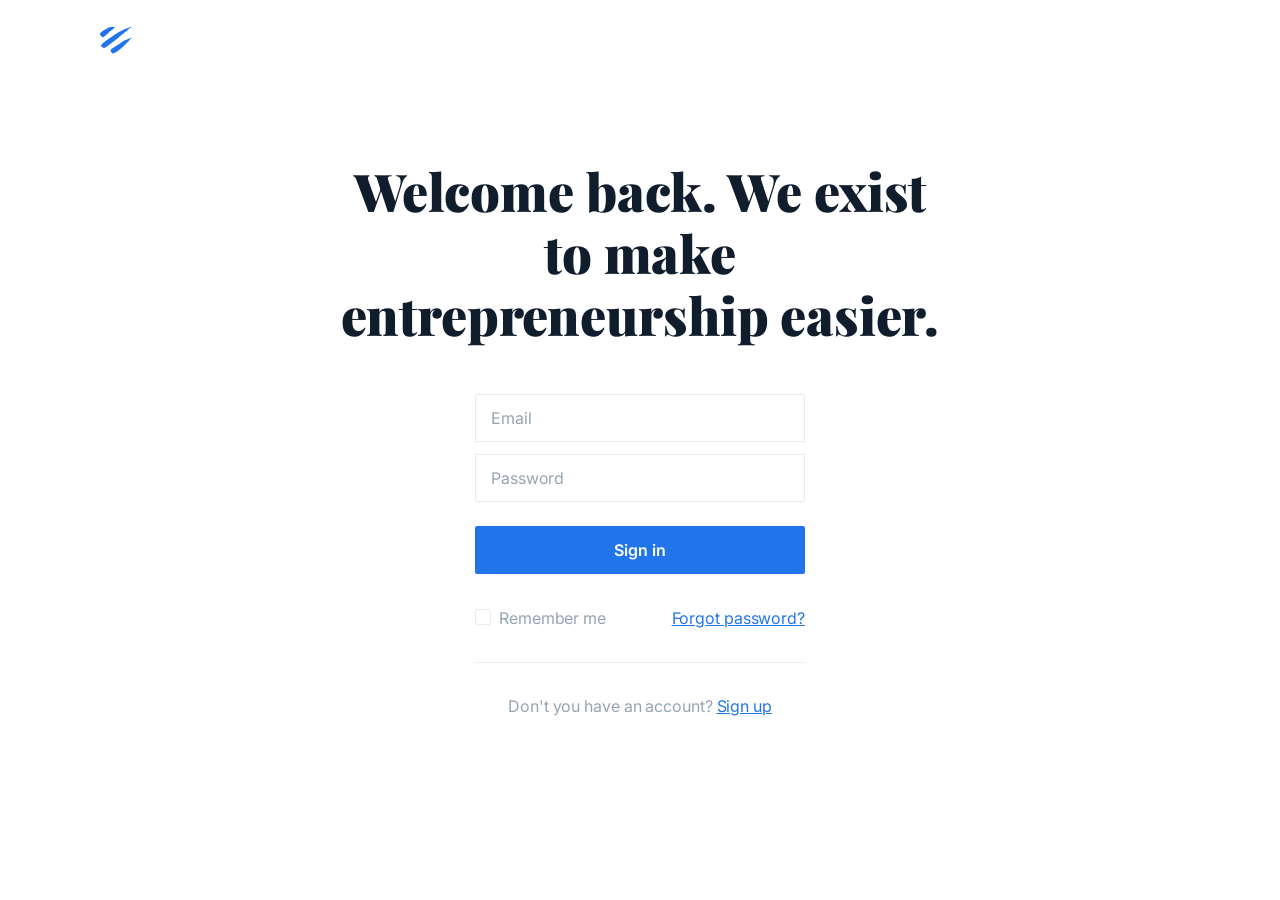
<file: project/tidy/HTML/public/login.html>
<!DOCTYPE html><html lang="en" class="no-js"><head><meta charset="utf-8"><meta http-equiv="X-UA-Compatible" content="IE=edge"><meta name="viewport" content="width=device-width,initial-scale=1"><title>Tidy Template</title><link rel="stylesheet" href="css/style.css"></head><body><div class="body-wrap"><header class="site-header"><div class="container"><div class="site-header-inner"><div class="brand"><h1 class="m-0"><a href="index.html"><img src="images/logo.svg" alt="Tidy" width="32" height="32"></a></h1></div></div></div></header><main class="site-content"><section class="signin section"><div class="container-xs"><div class="signin-inner section-inner"><div class="section-header center-content"><h1 class="m-0">Welcome back. We exist to make entrepreneurship easier.</h1></div><div class="tiles-wrap"><div class="tiles-item"><div class="tiles-item-inner"><form><fieldset><div class="mb-12"><label class="form-label screen-reader" for="email">Email</label> <input id="email" class="form-input" type="email" placeholder="Email" required></div><div class="mb-12"><label class="form-label screen-reader" for="password">Password</label> <input id="password" class="form-input" type="password" placeholder="Password" required></div><div class="mt-24 mb-32"><button class="button button-primary button-block">Sign in</button></div><div class="signin-footer mb-32"><label class="form-checkbox"><input type="checkbox" id="remember">Remember me</label> <a class="func-link text-xs" href="#">Forgot password?</a></div></fieldset></form><div class="signin-bottom has-top-divider"><div class="pt-32 text-xs center-content text-color-low">Don't you have an account? <a class="func-link" href="signup.html">Sign up</a></div></div></div></div></div></div></div></section></main></div><script src="js/main.min.js"></script></body></html>
</file>
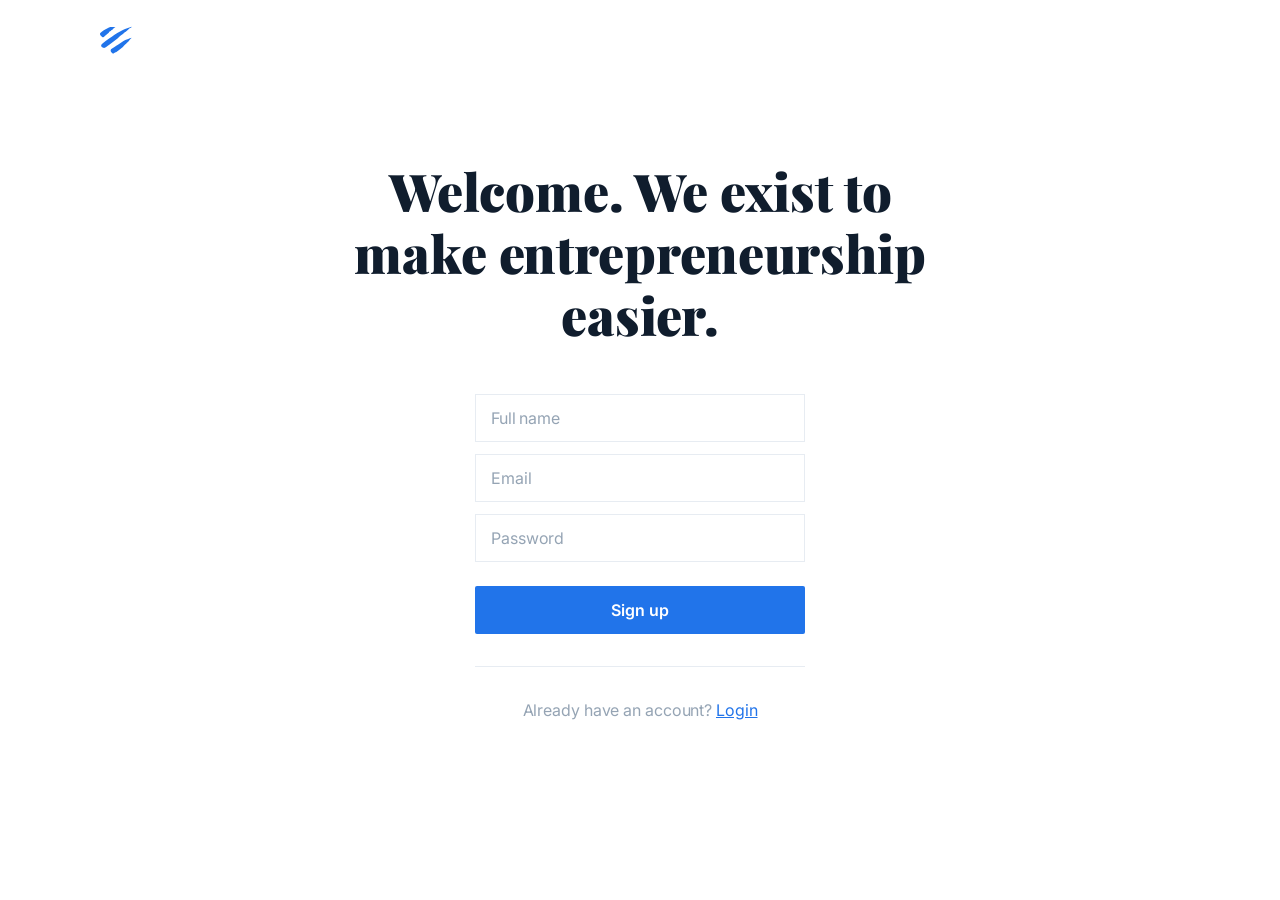
<file: project/tidy/HTML/public/signup.html>
<!DOCTYPE html><html lang="en" class="no-js"><head><meta charset="utf-8"><meta http-equiv="X-UA-Compatible" content="IE=edge"><meta name="viewport" content="width=device-width,initial-scale=1"><title>Tidy Template</title><link rel="stylesheet" href="css/style.css"></head><body><div class="body-wrap"><header class="site-header"><div class="container"><div class="site-header-inner"><div class="brand"><h1 class="m-0"><a href="index.html"><img src="images/logo.svg" alt="Tidy" width="32" height="32"></a></h1></div></div></div></header><main class="site-content"><section class="signin section"><div class="container-xs"><div class="signin-inner section-inner"><div class="section-header center-content"><h1 class="m-0">Welcome. We exist to make entrepreneurship easier.</h1></div><div class="tiles-wrap"><div class="tiles-item"><div class="tiles-item-inner"><form><fieldset><div class="mb-12"><label class="form-label screen-reader" for="name">Full name</label> <input id="name" class="form-input" type="name" placeholder="Full name" required></div><div class="mb-12"><label class="form-label screen-reader" for="email">Email</label> <input id="email" class="form-input" type="email" placeholder="Email" required></div><div class="mb-12"><label class="form-label screen-reader" for="password">Password</label> <input id="password" class="form-input" type="password" placeholder="Password" required></div><div class="mt-24 mb-32"><button class="button button-primary button-block">Sign up</button></div></fieldset></form><div class="signin-bottom has-top-divider"><div class="pt-32 text-xs center-content text-color-low">Already have an account? <a class="func-link" href="login.html">Login</a></div></div></div></div></div></div></div></section></main></div><script src="js/main.min.js"></script></body></html>
</file>
<file: project/tidy/HTML/public/css/style.css>
@import url("https://fonts.googleapis.com/css?family=Inter:400,500,600,700|Playfair+Display:700,900&display=swap");html{line-height:1.15;-ms-text-size-adjust:100%;-webkit-text-size-adjust:100%}body{margin:0}article,aside,footer,header,nav,section{display:block}h1{font-size:2em;margin:0.67em 0}figcaption,figure,main{display:block}figure{margin:1em 40px}hr{box-sizing:content-box;height:0;overflow:visible}pre{font-family:monospace, monospace;font-size:1em}a{background-color:transparent;-webkit-text-decoration-skip:objects}abbr[title]{border-bottom:none;text-decoration:underline;-webkit-text-decoration:underline dotted;text-decoration:underline dotted}b,strong{font-weight:inherit}b,strong{font-weight:bolder}code,kbd,samp{font-family:monospace, monospace;font-size:1em}dfn{font-style:italic}mark{background-color:#ff0;color:#000}small{font-size:80%}sub,sup{font-size:75%;line-height:0;position:relative;vertical-align:baseline}sub{bottom:-0.25em}sup{top:-0.5em}audio,video{display:inline-block}audio:not([controls]){display:none;height:0}img{border-style:none}svg:not(:root){overflow:hidden}button,input,optgroup,select,textarea{font-family:sans-serif;font-size:100%;line-height:1.15;margin:0}button,input{overflow:visible}button,select{text-transform:none}button,html [type="button"],[type="reset"],[type="submit"]{-webkit-appearance:button}button::-moz-focus-inner,[type="button"]::-moz-focus-inner,[type="reset"]::-moz-focus-inner,[type="submit"]::-moz-focus-inner{border-style:none;padding:0}button:-moz-focusring,[type="button"]:-moz-focusring,[type="reset"]:-moz-focusring,[type="submit"]:-moz-focusring{outline:1px dotted ButtonText}fieldset{padding:0.35em 0.75em 0.625em}legend{box-sizing:border-box;color:inherit;display:table;max-width:100%;padding:0;white-space:normal}progress{display:inline-block;vertical-align:baseline}textarea{overflow:auto}[type="checkbox"],[type="radio"]{box-sizing:border-box;padding:0}[type="number"]::-webkit-inner-spin-button,[type="number"]::-webkit-outer-spin-button{height:auto}[type="search"]{-webkit-appearance:textfield;outline-offset:-2px}[type="search"]::-webkit-search-cancel-button,[type="search"]::-webkit-search-decoration{-webkit-appearance:none}::-webkit-file-upload-button{-webkit-appearance:button;font:inherit}details,menu{display:block}summary{display:list-item}canvas{display:inline-block}template{display:none}[hidden]{display:none}@media (min-width: 641px){.has-animations [class*=reveal-]{opacity:0;will-change:opacity, transform}.has-animations .reveal-from-top{-webkit-transform:translateY(-10px);transform:translateY(-10px)}.has-animations .reveal-from-bottom{-webkit-transform:translateY(10px);transform:translateY(10px)}.has-animations .reveal-from-left{-webkit-transform:translateX(-10px);transform:translateX(-10px)}.has-animations .reveal-from-right{-webkit-transform:translateX(10px);transform:translateX(10px)}.has-animations .reveal-scale-up{-webkit-transform:scale(.95);transform:scale(.95)}.has-animations .reveal-scale-down{-webkit-transform:scale(1.05);transform:scale(1.05)}.has-animations .reveal-rotate-from-left{-webkit-transform:perspective(1000px) rotateY(-45deg);transform:perspective(1000px) rotateY(-45deg)}.has-animations .reveal-rotate-from-right{-webkit-transform:perspective(1000px) rotateY(45deg);transform:perspective(1000px) rotateY(45deg)}.has-animations.is-loaded [class*=reveal-]{-webkit-transition:opacity 1s cubic-bezier(0.39, 0.575, 0.565, 1),-webkit-transform 1s cubic-bezier(0.39, 0.575, 0.565, 1);transition:opacity 1s cubic-bezier(0.39, 0.575, 0.565, 1),-webkit-transform 1s cubic-bezier(0.39, 0.575, 0.565, 1);transition:opacity 1s cubic-bezier(0.39, 0.575, 0.565, 1),transform 1s cubic-bezier(0.39, 0.575, 0.565, 1);transition:opacity 1s cubic-bezier(0.39, 0.575, 0.565, 1),transform 1s cubic-bezier(0.39, 0.575, 0.565, 1),-webkit-transform 1s cubic-bezier(0.39, 0.575, 0.565, 1)}.has-animations.is-loaded [class*=reveal-].is-revealed{opacity:1;-webkit-transform:translate(0);transform:translate(0)}}html{box-sizing:border-box}*,*:before,*:after{box-sizing:inherit}body{background:#fff;-moz-osx-font-smoothing:grayscale;-webkit-font-smoothing:antialiased}hr{border:0;display:block;height:1px;background:#E7ECF2;margin-top:24px;margin-bottom:24px}ul,ol{margin-top:0;padding-left:24px}ul:not(:last-child),ol:not(:last-child){margin-bottom:24px}ul{list-style:disc}ol{list-style:decimal}li:not(:last-child){margin-bottom:12px}li>ul,li>ol{margin-top:12px;margin-bottom:0}dl{margin-top:0;margin-bottom:24px}dt{font-weight:600}dd{margin-left:24px;margin-bottom:24px}img,svg,video{display:block;height:auto;max-width:100%}figure{margin:48px 0}figcaption{padding:8px 0}table{font-size:16px;line-height:24px;letter-spacing:-0.1px;border-collapse:collapse;margin-bottom:24px;width:100%}tr{border-bottom:1px solid #E7ECF2}th{font-weight:600;text-align:left}th,td{padding:8px 16px}th:first-child,td:first-child{padding-left:0}th:last-child,td:last-child{padding-right:0}.invert-color hr{display:block;height:1px;background:rgba(98,113,131,0.24)}.invert-color tr{border-bottom:1px solid rgba(98,113,131,0.24)}html{font-size:20px;line-height:30px;letter-spacing:-0.1px}body{color:#627183;font-size:1rem}body,button,input,select,textarea{font-family:"Inter", sans-serif;font-weight:400}h1,h2,h3,h4,h5,h6,.h1,.h2,.h3,.h4,.h5,.h6{font-family:"Playfair Display", serif;font-weight:900;clear:both;color:#101D2D;word-wrap:break-word;overflow-wrap:break-word}h1,.h1{font-size:44px;line-height:54px}h2,.h2{font-size:32px;line-height:42px}h3,.h3{font-size:24px;line-height:34px;letter-spacing:-0.1px}h4,.h4{font-size:24px;line-height:34px;letter-spacing:-0.1px}h5,.h5{font-size:20px;line-height:30px;letter-spacing:-0.1px}h6,.h6,small,.text-sm{font-size:18px;line-height:28px;letter-spacing:-0.1px}.text-xs{font-size:16px;line-height:24px;letter-spacing:-0.1px}.text-xxs{font-size:14px;line-height:22px}figcaption{font-size:14px;line-height:22px}a:not(.button){color:#627183;text-decoration:underline}a:not(.button):hover,a:not(.button):active{color:#2174EA;outline:0;text-decoration:none}a.func-link{color:#2174EA}h1,.h1{margin-top:48px;margin-bottom:32px}h2,.h2{margin-top:48px;margin-bottom:32px}h3,.h3{margin-top:36px;margin-bottom:24px}h4,h5,h6,.h4,.h5,.h6{margin-top:24px;margin-bottom:24px}p{margin-top:0;margin-bottom:24px}dfn,cite,em,i{font-style:italic}blockquote{font-size:20px;line-height:30px;letter-spacing:-0.1px;margin-top:24px;margin-bottom:24px;margin-left:24px}blockquote::before{content:"\201C"}blockquote::after{content:"\201D"}blockquote p{display:inline}address{border-width:1px 0;border-style:solid;border-color:#E7ECF2;padding:24px 0;margin:0 0 24px}pre,pre h1,pre h2,pre h3,pre h4,pre h5,pre h6,pre .h1,pre .h2,pre .h3,pre .h4,pre .h5,pre .h6{font-family:"Courier 10 Pitch", Courier, monospace}pre,code,kbd,tt,var{background:#F3F5F8}pre{font-size:16px;line-height:24px;letter-spacing:-0.1px;max-width:100%;overflow:auto;padding:24px 24px;margin-top:24px;margin-bottom:24px}code,kbd,tt,var{font-family:Monaco, Consolas, "Andale Mono", "DejaVu Sans Mono", monospace;font-size:16px;line-height:24px;letter-spacing:-0.1px;padding:2px 4px}abbr,acronym{cursor:help}mark,ins{text-decoration:none}b,strong{font-weight:600}.invert-color{color:#95A4B4}.invert-color a:not(.button){color:#95A4B4;text-decoration:underline}.invert-color a:not(.button):hover,.invert-color a:not(.button):active{color:#2174EA;outline:0;text-decoration:none}.invert-color h1,.invert-color h2,.invert-color h3,.invert-color h4,.invert-color h5,.invert-color h6,.invert-color .h1,.invert-color .h2,.invert-color .h3,.invert-color .h4,.invert-color .h5,.invert-color .h6{color:#fff}.invert-color address{border-color:rgba(98,113,131,0.24)}.invert-color pre,.invert-color code,.invert-color kbd,.invert-color tt,.invert-color var{background:#0c1622}@media (max-width: 640px){.h1-mobile{font-size:44px;line-height:54px}.h2-mobile{font-size:32px;line-height:42px}.h3-mobile{font-size:24px;line-height:34px;letter-spacing:-0.1px}.h4-mobile{font-size:24px;line-height:34px;letter-spacing:-0.1px}.h5-mobile{font-size:20px;line-height:30px;letter-spacing:-0.1px}.h6-mobile{font-size:18px;line-height:28px;letter-spacing:-0.1px}}@media (min-width: 641px){h1,.h1{font-size:52px;line-height:62px}h2,.h2{font-size:44px;line-height:54px}h3,.h3{font-size:32px;line-height:42px}}.container,.container-sm,.container-xs{width:100%;margin:0 auto;padding-left:16px;padding-right:16px}@media (min-width: 481px){.container,.container-sm,.container-xs{padding-left:24px;padding-right:24px}}.container{max-width:1128px}.container-sm{max-width:944px}.container-xs{max-width:668px}[class*=container] [class*=container]{padding-left:0;padding-right:0}[class*=container] .container-sm{max-width:896px}[class*=container] .container-xs{max-width:620px}.button{display:-webkit-inline-box;display:inline-flex;font-size:16px;line-height:24px;letter-spacing:-0.1px;font-weight:600;padding:11px 31px;height:48px;text-decoration:none !important;color:#627183;background-color:#F3F5F8;border-width:1px;border-style:solid;border-color:#E7ECF2;border-radius:2px;cursor:pointer;-webkit-box-pack:center;justify-content:center;text-align:center;letter-spacing:inherit;white-space:nowrap;-webkit-transition:background .15s ease;transition:background .15s ease}.button:active{outline:0}.button:hover{background-color:#E7ECF2}.button.is-loading{position:relative;color:transparent !important;pointer-events:none}.button.is-loading::after{content:'';display:block;position:absolute;width:24px;height:24px;margin-left:-12px;margin-top:-12px;top:50%;left:50%;border:2px solid #627183;border-radius:50%;border-right-color:transparent !important;border-top-color:transparent !important;z-index:1;-webkit-animation:button-loading .6s infinite linear;animation:button-loading .6s infinite linear}.button[disabled]{cursor:not-allowed;color:#95A4B4;background-color:#E7ECF2 !important;border-color:rgba(0,0,0,0)}.button[disabled].is-loading::after{border-color:#95A4B4}.button-sm{padding:5px 23px;height:36px}.button-dark{color:#fff;background-color:#2d3a4b;border-color:rgba(0,0,0,0)}.button-dark:hover{background-color:#334155}.button-dark.is-loading::after{border-color:#fff}.button-primary{color:#fff;background-color:#2174EA;border-color:rgba(0,0,0,0)}.button-primary:hover{background-color:#2f7deb}.button-primary.is-loading::after{border-color:#fff}.button-secondary{color:#fff;background-color:#2BBF96;border-color:rgba(0,0,0,0)}.button-secondary:hover{background-color:#2ecba0}.button-secondary.is-loading::after{border-color:#fff}.button-block{display:-webkit-box;display:flex;width:100%}.button-group{display:-webkit-box;display:flex;flex-wrap:wrap;-webkit-box-align:center;align-items:center;margin-right:-8px;margin-left:-8px;margin-top:-8px}.button-group:last-of-type{margin-bottom:-8px}.button-group:not(:last-of-type){margin-bottom:8px}.button-group>[class*=button]{margin:8px}@media (max-width: 640px){.button-wide-mobile{width:100%;max-width:280px}}@-webkit-keyframes button-loading{0%{-webkit-transform:rotate(0);transform:rotate(0)}100%{-webkit-transform:rotate(360deg);transform:rotate(360deg)}}@keyframes button-loading{0%{-webkit-transform:rotate(0);transform:rotate(0)}100%{-webkit-transform:rotate(360deg);transform:rotate(360deg)}}fieldset{padding:0;margin:0;border:0}.form-label,.form-switch,.form-slider{color:#627183;font-weight:500}.form-label{font-size:14px;line-height:22px}.form-input,.form-select,.form-checkbox input,.form-radio input{-moz-appearance:none;-webkit-appearance:none;background-color:#fff;border-width:1px;border-style:solid;border-color:#E7ECF2}.form-input:hover,.form-select:hover,.form-checkbox input:hover,.form-radio input:hover{border-color:#d6dfe9}.form-input:active,.form-input:focus,.form-select:active,.form-select:focus,.form-checkbox input:active,.form-checkbox input:focus,.form-radio input:active,.form-radio input:focus{outline:none;border-color:#95A4B4}.form-input[disabled],.form-select[disabled],.form-checkbox input[disabled],.form-radio input[disabled]{cursor:not-allowed;background-color:#F3F5F8;border-color:#F3F5F8}.form-input.form-error,.form-select.form-error,.form-checkbox input.form-error,.form-radio input.form-error{border-color:#FF6157}.form-input.form-warning,.form-select.form-warning,.form-checkbox input.form-warning,.form-radio input.form-warning{border-color:#FFB471}.form-input.form-success,.form-select.form-success,.form-checkbox input.form-success,.form-radio input.form-success{border-color:#2BBF96}.form-input,.form-select{display:block;font-size:16px;line-height:24px;letter-spacing:-0.1px;padding:11px 15px;height:48px;border-radius:0;color:#101D2D;box-shadow:none;max-width:100%;width:100%}.form-input::-webkit-input-placeholder{color:#95A4B4}.form-input::-moz-placeholder{color:#95A4B4}.form-input:-ms-input-placeholder{color:#95A4B4}.form-input::-ms-input-placeholder{color:#95A4B4}.form-input::placeholder{color:#95A4B4}.form-input::-ms-input-placeholder{color:#95A4B4}textarea.form-input{height:auto;resize:vertical}.form-select{padding-right:46px;background-image:url("data:image/svg+xml;charset=US-ASCII,%3Csvg%20viewBox%3D%220%200%2016%2016%22%20xmlns%3D%22http%3A%2F%2Fwww.w3.org%2F2000%2Fsvg%22%3E%3Cpath%20d%3D%22M8%2011.4L2.6%206%204%204.6l4%204%204-4L13.4%206%208%2011.4z%22%20fill%3D%22%23627183%22%20fill-rule%3D%22evenodd%22%2F%3E%3C%2Fsvg%3E");background-position:right 15px center;background-repeat:no-repeat;background-size:16px 16px}.form-select-sm{padding-right:38px;background-position:right 11px center}.form-select-sm,.form-input-sm{padding:5px 11px;height:36px}.has-icon-left,.has-icon-right{position:relative}.has-icon-left svg,.has-icon-right svg{pointer-events:none;position:absolute;top:50%;-webkit-transform:translateY(-50%);transform:translateY(-50%)}.has-icon-left .form-input{padding-left:46px}.has-icon-left .form-input+svg{left:15px}.has-icon-left .form-input-sm{padding-left:38px}.has-icon-left .form-input-sm+svg{left:11px}.has-icon-right .form-input{padding-right:46px}.has-icon-right .form-input+svg{right:15px}.has-icon-right .form-input-sm{padding-right:38px}.has-icon-right .form-input-sm+svg{right:11px}.form-checkbox,.form-radio,.form-switch{cursor:pointer}.form-checkbox,.form-radio,.form-switch,.form-slider{font-size:16px;line-height:24px;letter-spacing:-0.1px}.form-checkbox,.form-radio{color:#95A4B4}.form-checkbox,.form-radio{position:relative;padding-left:24px}.form-checkbox input,.form-radio input{position:absolute;left:0;top:3px;width:16px;height:16px;cursor:pointer}.form-checkbox input:checked,.form-radio input:checked{background-color:#2174EA !important;border-color:#2174EA !important;background-position:50%}.form-checkbox input{border-radius:2px}.form-checkbox input:checked{background-image:url([data-uri])}.form-radio input{border-radius:50%}.form-radio input:checked{background-image:url([data-uri])}.form-switch{display:-webkit-inline-box;display:inline-flex;-webkit-box-align:center;align-items:center;-webkit-user-select:none;-moz-user-select:none;-ms-user-select:none;user-select:none}.form-switch input{clip:rect(0, 0, 0, 0);height:1px;margin:-1px;overflow:hidden;position:absolute;width:1px}.form-switch .form-switch-icon{display:block;position:relative;min-width:60px;width:60px;height:32px;border-radius:16px;background:#95A4B4}.form-switch .form-switch-icon::before{content:'';display:block;position:absolute;top:2px;left:2px;width:28px;height:28px;border-radius:14px;background:#fff;-webkit-transition:all .15s ease-out;transition:all .15s ease-out}.form-switch input:checked+.form-switch-icon{background:#2174EA}.form-switch input:checked+.form-switch-icon::before{left:30px}.form-switch>span:not(.form-switch-icon){-webkit-box-ordinal-group:0;order:-1;margin-right:12px}.form-switch>span:not(.form-switch-icon):last-child{-webkit-box-ordinal-group:initial;order:initial;margin-left:12px;margin-right:0}.form-slider>span{display:block}.form-slider input[type=range]{-moz-appearance:none;-webkit-appearance:none;background:#E7ECF2;border-radius:3px;height:6px;width:100%;margin-top:15px;margin-bottom:15px;outline:none}.form-slider input[type=range]::-webkit-slider-thumb{appearance:none;-webkit-appearance:none;background-color:#2174EA;background-image:url("data:image/svg+xml;charset=US-ASCII,%3Csvg%20width%3D%2212%22%20height%3D%228%22%20xmlns%3D%22http%3A%2F%2Fwww.w3.org%2F2000%2Fsvg%22%3E%3Cpath%20d%3D%22M8%20.5v7L12%204zM0%204l4%203.5v-7z%22%20fill%3D%22%23fff%22%20fill-rule%3D%22nonzero%22%2F%3E%3C%2Fsvg%3E");background-position:center;background-repeat:no-repeat;border:0;border-radius:50%;cursor:pointer;height:36px;width:36px}.form-slider input[type=range]::-moz-range-thumb{background-color:#2174EA;background-image:url("data:image/svg+xml;charset=US-ASCII,%3Csvg%20width%3D%2212%22%20height%3D%228%22%20xmlns%3D%22http%3A%2F%2Fwww.w3.org%2F2000%2Fsvg%22%3E%3Cpath%20d%3D%22M8%20.5v7L12%204zM0%204l4%203.5v-7z%22%20fill%3D%22%23fff%22%20fill-rule%3D%22nonzero%22%2F%3E%3C%2Fsvg%3E");background-position:center;background-repeat:no-repeat;border:0;border:none;border-radius:50%;cursor:pointer;height:36px;width:36px}.form-slider input[type=range]::-ms-thumb{background-color:#2174EA;background-image:url("data:image/svg+xml;charset=US-ASCII,%3Csvg%20width%3D%2212%22%20height%3D%228%22%20xmlns%3D%22http%3A%2F%2Fwww.w3.org%2F2000%2Fsvg%22%3E%3Cpath%20d%3D%22M8%20.5v7L12%204zM0%204l4%203.5v-7z%22%20fill%3D%22%23fff%22%20fill-rule%3D%22nonzero%22%2F%3E%3C%2Fsvg%3E");background-position:center;background-repeat:no-repeat;border:0;border-radius:50%;cursor:pointer;height:36px;width:36px}.form-slider input[type=range]::-moz-focus-outer{border:0}.invert-color .form-select{background-image:url("data:image/svg+xml;charset=US-ASCII,%3Csvg%20viewBox%3D%220%200%2016%2016%22%20xmlns%3D%22http%3A%2F%2Fwww.w3.org%2F2000%2Fsvg%22%3E%3Cpath%20d%3D%22M8%2011.4L2.6%206%204%204.6l4%204%204-4L13.4%206%208%2011.4z%22%20fill%3D%22%2395A4B4%22%20fill-rule%3D%22evenodd%22%2F%3E%3C%2Fsvg%3E")}.invert-color .form-checkbox input:checked,.invert-color .form-radio input:checked{background-color:!important;border-color:!important}.invert-color .form-slider input[type=range]{background:#2d3a4b}.invert-color .form-slider input[type=range]::-webkit-slider-thumb{background-color:#fff;background-image:url("data:image/svg+xml;charset=US-ASCII,%3Csvg%20width%3D%2212%22%20height%3D%228%22%20xmlns%3D%22http%3A%2F%2Fwww.w3.org%2F2000%2Fsvg%22%3E%3Cpath%20d%3D%22M8%20.5v7L12%204zM0%204l4%203.5v-7z%22%20fill%3D%22%232174EA%22%20fill-rule%3D%22nonzero%22%2F%3E%3C%2Fsvg%3E")}.invert-color .form-slider input[type=range]::-moz-range-thumb{background-color:#fff;background-image:url("data:image/svg+xml;charset=US-ASCII,%3Csvg%20width%3D%2212%22%20height%3D%228%22%20xmlns%3D%22http%3A%2F%2Fwww.w3.org%2F2000%2Fsvg%22%3E%3Cpath%20d%3D%22M8%20.5v7L12%204zM0%204l4%203.5v-7z%22%20fill%3D%22%232174EA%22%20fill-rule%3D%22nonzero%22%2F%3E%3C%2Fsvg%3E")}.invert-color .form-slider input[type=range]::-ms-thumb{background-color:#fff;background-image:url("data:image/svg+xml;charset=US-ASCII,%3Csvg%20width%3D%2212%22%20height%3D%228%22%20xmlns%3D%22http%3A%2F%2Fwww.w3.org%2F2000%2Fsvg%22%3E%3Cpath%20d%3D%22M8%20.5v7L12%204zM0%204l4%203.5v-7z%22%20fill%3D%22%232174EA%22%20fill-rule%3D%22nonzero%22%2F%3E%3C%2Fsvg%3E")}.form-group{display:-webkit-box;display:flex}.form-group .form-input{-webkit-box-flex:1;flex-grow:1;flex-shrink:1;margin-right:12px}.form-group .button{padding-left:24px;padding-right:24px;flex-shrink:0}.form-hint{font-size:14px;line-height:22px;margin-top:8px}@media (max-width: 640px){.form-group-desktop .form-input{margin-bottom:12px}.form-group-desktop .button{width:100%}}@media (min-width: 641px){.form-group-desktop{display:-webkit-box;display:flex}.form-group-desktop .form-input{-webkit-box-flex:1;flex-grow:1;flex-shrink:1;margin-right:12px}.form-group-desktop .button{padding-left:24px;padding-right:24px;flex-shrink:0}}.header-nav-toggle{background:transparent;border:0;outline:0;padding:0;cursor:pointer}.hamburger,.hamburger-inner{display:block;pointer-events:none}.hamburger{position:relative;width:24px;height:24px}.hamburger-inner,.hamburger-inner::before,.hamburger-inner::after{width:24px;height:2px;position:absolute;background:#627183}.invert-color .hamburger-inner,.invert-color .hamburger-inner::before,.invert-color .hamburger-inner::after{background:#95A4B4}.hamburger-inner{top:50%;margin-top:-1px;-webkit-transition-duration:0.22s;transition-duration:0.22s;-webkit-transition-timing-function:cubic-bezier(0.55, 0.055, 0.675, 0.19);transition-timing-function:cubic-bezier(0.55, 0.055, 0.675, 0.19)}.hamburger-inner::before,.hamburger-inner::after{content:'';display:block}.hamburger-inner::before{top:-7px;-webkit-transition:top 0.1s 0.25s ease-in, opacity 0.1s ease-in;transition:top 0.1s 0.25s ease-in, opacity 0.1s ease-in}.hamburger-inner::after{bottom:-7px;-webkit-transition:bottom 0.1s 0.25s ease-in,width 0.1s 0.25s ease-in,-webkit-transform 0.22s cubic-bezier(0.55, 0.055, 0.675, 0.19);transition:bottom 0.1s 0.25s ease-in,width 0.1s 0.25s ease-in,-webkit-transform 0.22s cubic-bezier(0.55, 0.055, 0.675, 0.19);transition:bottom 0.1s 0.25s ease-in,transform 0.22s cubic-bezier(0.55, 0.055, 0.675, 0.19),width 0.1s 0.25s ease-in;transition:bottom 0.1s 0.25s ease-in,transform 0.22s cubic-bezier(0.55, 0.055, 0.675, 0.19),width 0.1s 0.25s ease-in,-webkit-transform 0.22s cubic-bezier(0.55, 0.055, 0.675, 0.19)}.off-nav-is-active .hamburger-inner{-webkit-transform:rotate(225deg);transform:rotate(225deg);-webkit-transition-delay:0.12s;transition-delay:0.12s;-webkit-transition-timing-function:cubic-bezier(0.215, 0.61, 0.355, 1);transition-timing-function:cubic-bezier(0.215, 0.61, 0.355, 1)}.off-nav-is-active .hamburger-inner::before{top:0;opacity:0;-webkit-transition:top 0.1s ease-out, opacity 0.1s 0.12s ease-out;transition:top 0.1s ease-out, opacity 0.1s 0.12s ease-out}.off-nav-is-active .hamburger-inner::after{width:24px;bottom:0;-webkit-transform:rotate(-90deg);transform:rotate(-90deg);-webkit-transition:bottom 0.1s ease-out,width 0.1s ease-out,-webkit-transform 0.22s 0.12s cubic-bezier(0.215, 0.61, 0.355, 1);transition:bottom 0.1s ease-out,width 0.1s ease-out,-webkit-transform 0.22s 0.12s cubic-bezier(0.215, 0.61, 0.355, 1);transition:bottom 0.1s ease-out,transform 0.22s 0.12s cubic-bezier(0.215, 0.61, 0.355, 1),width 0.1s ease-out;transition:bottom 0.1s ease-out,transform 0.22s 0.12s cubic-bezier(0.215, 0.61, 0.355, 1),width 0.1s ease-out,-webkit-transform 0.22s 0.12s cubic-bezier(0.215, 0.61, 0.355, 1)}.accordion li{position:relative}.accordion li::before{content:'';position:absolute;top:0;left:0;width:100%;display:block;height:1px;background:#E7ECF2}.accordion li:last-of-type{position:relative}.accordion li:last-of-type::after{content:'';position:absolute;bottom:0;left:0;width:100%;display:block;height:1px;background:#E7ECF2}.invert-color .accordion li{position:relative}.invert-color .accordion li::before{content:'';position:absolute;top:0;left:0;width:100%;display:block;height:1px;background:rgba(98,113,131,0.24)}.invert-color .accordion li:last-of-type{position:relative}.invert-color .accordion li:last-of-type::after{content:'';position:absolute;bottom:0;left:0;width:100%;display:block;height:1px;background:rgba(98,113,131,0.24)}.accordion-header{display:-webkit-box;display:flex;-webkit-box-pack:justify;justify-content:space-between;-webkit-box-align:center;align-items:center;padding-top:24px;padding-bottom:24px;cursor:pointer}.accordion-header span{width:calc(100% - (16px * 2))}.accordion-content{max-height:0;opacity:0;overflow:hidden;-webkit-transition:max-height .15s ease-in-out,opacity .15s;transition:max-height .15s ease-in-out,opacity .15s}.is-active .accordion-content{opacity:1}.accordion-content p:last-child{margin-bottom:24px}.accordion-icon{position:relative;width:16px;height:16px}.accordion-icon::before,.accordion-icon::after{content:'';position:absolute;background:#2174EA;-webkit-transition:-webkit-transform .25s ease-out;transition:-webkit-transform .25s ease-out;transition:transform .25s ease-out;transition:transform .25s ease-out, -webkit-transform .25s ease-out}.invert-color .accordion-icon::before,.invert-color .accordion-icon::after{background:#95A4B4}.accordion-icon::before{top:0;left:50%;width:2px;height:100%;margin-left:-1px}.accordion-icon::after{top:50%;left:0;width:100%;height:2px;margin-top:-1px}.is-active .accordion-icon{cursor:pointer}.is-active .accordion-icon::before{-webkit-transform:rotate(90deg);transform:rotate(90deg)}.is-active .accordion-icon::after{-webkit-transform:rotate(180deg);transform:rotate(180deg)}.modal,.modal::before{bottom:0;left:0;right:0;top:0}.modal{display:none;-webkit-box-align:center;align-items:center;-webkit-box-orient:vertical;-webkit-box-direction:normal;flex-direction:column;-webkit-box-pack:center;justify-content:center;overflow:hidden;position:fixed;z-index:40}.modal.modal-video .modal-inner{padding:0;max-width:1024px}.modal::before,.modal .modal-inner{display:none}.modal::before{content:'';position:absolute;background-color:rgba(16,29,45,0.48)}.modal.is-active{display:-webkit-box;display:flex}.modal.is-active::before,.modal.is-active .modal-inner{display:block}.modal.is-active .modal-inner{-webkit-animation:slideUpInModal .15s ease-in-out both;animation:slideUpInModal .15s ease-in-out both}.modal.is-active::before{-webkit-animation:slideUpInModalBg .15s ease-in-out both;animation:slideUpInModalBg .15s ease-in-out both}.modal-inner{max-height:calc(100vh - 16px * 2);overflow:auto;position:relative;width:calc(100%  - ( 16px * 2 ));max-width:480px;margin-left:16px;margin-right:16px;background:#fff}.modal-content{padding:40px 16px}.modal-close{background:transparent;border:0;outline:0;padding:0;cursor:pointer;position:absolute;right:16px;top:16px;width:16px;height:16px}.modal-close::before,.modal-close::after{content:'';display:block;position:absolute;top:50%;left:50%;margin-top:-1px;margin-left:-8px;width:16px;height:2px;background:#95A4B4}.modal-close::before{-webkit-transform:rotate(225deg);transform:rotate(225deg)}.modal-close::after{-webkit-transform:rotate(-45deg);transform:rotate(-45deg)}.modal-close:hover::before,.modal-close:hover::after{background:#627183}@media (min-width: 641px){.modal-inner{margin:0 auto;max-height:calc(100vh - 48px * 2)}.modal-content{padding-left:32px;padding-right:32px}}@-webkit-keyframes slideUpInModal{0%{opacity:0;-webkit-transform:translateY(-24px);transform:translateY(-24px)}to{opacity:1;-webkit-transform:translateY(0);transform:translateY(0)}}@keyframes slideUpInModal{0%{opacity:0;-webkit-transform:translateY(-24px);transform:translateY(-24px)}to{opacity:1;-webkit-transform:translateY(0);transform:translateY(0)}}@-webkit-keyframes slideUpInModalBg{0%{opacity:0}to{opacity:1}}@keyframes slideUpInModalBg{0%{opacity:0}to{opacity:1}}.carousel-item.is-loading:not(.is-active){display:block;position:absolute;visibility:hidden;opacity:0}.carousel-item:not(.is-active){display:none !important}.carousel-bullets{display:-webkit-inline-box;display:inline-flex}.carousel-bullet{display:block;position:relative;width:20px;height:20px;padding:0;cursor:pointer;line-height:0;border:none;background:transparent}.carousel-bullet::before{content:'';position:absolute;left:6px;top:6px;background:#F3F5F8;width:8px;height:8px;border-radius:50%;-webkit-transition:background .25s ease;transition:background .25s ease}.carousel-bullet:focus{outline:none}.carousel-bullet.is-active::before{background:#2174EA}.carousel-bullet:hover::before{background:#E7ECF2}.invert-color .carousel-bullet::before{background:#627183}.invert-color .carousel-bullet.is-active::before{background:#2174EA}.invert-color .carousel-bullet:hover::before{background:#95A4B4}.tab-list{position:relative;display:-webkit-box;display:flex;-webkit-box-pack:start;justify-content:flex-start;-webkit-box-flex:1;flex-grow:1;flex-shrink:0;margin-bottom:0 !important;white-space:nowrap;overflow-x:auto;-webkit-user-select:none;-moz-user-select:none;-ms-user-select:none;user-select:none}.tab-list::after{content:'';display:block;position:absolute;bottom:0;width:100%;height:1px;background-color:#E7ECF2;z-index:-1}.tab{display:-webkit-box;display:flex;-webkit-box-align:center;align-items:center;-webkit-box-pack:center;justify-content:center;font-size:16px;line-height:24px;letter-spacing:-0.1px;font-weight:500;padding:8px 24px;color:#95A4B4;border-bottom-width:1px;border-bottom-style:solid;border-bottom-color:#E7ECF2;cursor:pointer}.tab.is-active{color:#2174EA;border-bottom-color:#2174EA}.tab-panel{padding-top:24px;padding-bottom:24px}.tab-panel:not(.is-active){display:none !important}.invert-color .tab-list::after{background-color:#95A4B4}.invert-color .tab{color:#95A4B4;border-bottom-color:#95A4B4}.invert-color .tab.is-active{color:#fff;border-bottom-color:#fff}.timeline-wrap{margin-top:-24px}.timeline-wrap:last-of-type{margin-bottom:-24px}.timeline-wrap:not(:last-of-type){margin-bottom:24px}.timeline-item{position:relative;padding-top:24px;padding-bottom:24px}.timeline-item:not(:last-of-type)::before{content:'';display:block;position:absolute;top:43px;left:3px;width:2px;height:calc(100% - 8px - 8px);background:#E7ECF2}.invert-color .timeline-item:not(:last-of-type)::before{background:#627183}.timeline-item-inner{margin-left:32px}.timeline-item-header{position:relative;font-size:14px;line-height:22px;font-weight:600}.timeline-item-header::before{content:'';display:block;position:absolute;top:7px;left:-32px;width:8px;height:8px;border-radius:50%;background:#2174EA}.invert-color .timeline-item-header::before{background:#E7ECF2}@media (min-width: 641px){.timeline-wrap{margin-top:-32px}.timeline-wrap:last-of-type{margin-bottom:-32px}.timeline-wrap:not(:last-of-type){margin-bottom:32px}.timeline-item{padding-top:32px;padding-bottom:32px;width:50%}.timeline-item:not(:last-of-type)::before{top:51px;left:-1px}.timeline-item:nth-child(odd){left:50%}.timeline-item:nth-child(odd) .timeline-item-header::before{left:-36px}.timeline-item:nth-child(even){text-align:right}.timeline-item:nth-child(even):not(:last-of-type)::before{left:auto;right:-1px}.timeline-item:nth-child(even) .timeline-item-inner{margin-left:0;margin-right:32px}.timeline-item:nth-child(even) .timeline-item-header{position:relative}.timeline-item:nth-child(even) .timeline-item-header::before{left:auto;right:-36px}}.split-wrap{margin-top:-24px}.split-wrap:last-of-type{margin-bottom:-24px}.split-wrap:not(:last-of-type){margin-bottom:24px}.split-wrap .split-item{padding-top:24px;padding-bottom:24px;display:-webkit-box;display:flex;-webkit-box-orient:vertical;-webkit-box-direction:normal;flex-direction:column}.split-wrap .split-item .split-item-image{position:relative;width:100%}.split-wrap .split-item .split-item-image img,.split-wrap .split-item .split-item-image svg,.split-wrap .split-item .split-item-image video{width:auto;height:auto;max-width:100%;overflow:visible}.split-wrap .split-item .split-item-image.split-item-image-fill img,.split-wrap .split-item .split-item-image.split-item-image-fill svg,.split-wrap .split-item .split-item-image.split-item-image-fill video{width:100%}@media (max-width: 640px){.split-wrap .split-item .split-item-content{margin-bottom:40px}.split-wrap.invert-mobile .split-item .split-item-content{-webkit-box-ordinal-group:2;order:1;margin-bottom:0 !important}.split-wrap.invert-mobile .split-item .split-item-image{margin-bottom:40px}}@media (min-width: 641px){.split-wrap{margin-top:-40px}.split-wrap:last-of-type{margin-bottom:-40px}.split-wrap:not(:last-of-type){margin-bottom:40px}.split-wrap .split-item{padding-top:40px;padding-bottom:40px;-webkit-box-orient:horizontal;-webkit-box-direction:normal;flex-direction:row;flex-wrap:nowrap;-webkit-box-align:center;align-items:center;-webkit-box-pack:start;justify-content:flex-start}.split-wrap .split-item .split-item-content{flex-shrink:0;width:396px;margin-bottom:0;margin-right:64px}.split-wrap .split-item .split-item-image{min-width:436px}.split-wrap:not(.invert-desktop) .split-item:nth-child(even),.split-wrap.invert-desktop .split-item:nth-child(odd){-webkit-box-pack:end;justify-content:flex-end}.split-wrap:not(.invert-desktop) .split-item:nth-child(even) .split-item-content,.split-wrap.invert-desktop .split-item:nth-child(odd) .split-item-content{-webkit-box-ordinal-group:2;order:1;margin-left:64px;margin-right:0}.split-wrap:not(.invert-desktop) .split-item:nth-child(odd) .split-item-image img,.split-wrap:not(.invert-desktop) .split-item:nth-child(odd) .split-item-image svg,.split-wrap:not(.invert-desktop) .split-item:nth-child(odd) .split-item-image video,.split-wrap.invert-desktop .split-item:nth-child(even) .split-item-image img,.split-wrap.invert-desktop .split-item:nth-child(even) .split-item-image svg,.split-wrap.invert-desktop .split-item:nth-child(even) .split-item-image video{margin-left:auto}.split-wrap.align-top .split-item{-webkit-box-align:start;align-items:flex-start}}@media (min-width: 821px){.container .split-wrap .split-item .split-item-content{width:488px}.container .split-wrap .split-item .split-item-image{min-width:528px}}.tiles-wrap{display:-webkit-box;display:flex;flex-wrap:wrap;-webkit-box-pack:center;justify-content:center;margin-right:-12px;margin-left:-12px;margin-top:-12px}.tiles-wrap:last-of-type{margin-bottom:-12px}.tiles-wrap:not(:last-of-type){margin-bottom:12px}.tiles-wrap.push-left::after{content:'';flex-basis:330px;max-width:330px;box-sizing:content-box;padding-left:12px;padding-right:12px;height:0}.tiles-item{flex-basis:330px;max-width:330px;box-sizing:content-box;padding:12px}.tiles-item *{box-sizing:border-box}.tiles-item-inner{display:-webkit-box;display:flex;flex-wrap:wrap;-webkit-box-orient:vertical;-webkit-box-direction:normal;flex-direction:column;height:100%;padding:32px 24px}.site-header{position:absolute !important;top:0;width:100%;z-index:10 !important}.site-header+.site-content .section:first-of-type{padding-top:80px}.site-header .brand{margin-right:32px}.site-header-inner{display:-webkit-box;display:flex;-webkit-box-pack:justify;justify-content:space-between;-webkit-box-align:center;align-items:center;height:80px}.header-nav{-webkit-box-flex:1;flex-grow:1}.header-nav .header-nav-inner{display:-webkit-box;display:flex;-webkit-box-flex:1;flex-grow:1}.header-nav ul{display:-webkit-box;display:flex;-webkit-box-align:center;align-items:center;-webkit-box-flex:1;flex-grow:1;white-space:nowrap;margin-bottom:0}.header-nav ul:first-of-type{flex-wrap:wrap}.header-nav li+.header-button{margin-left:32px}.header-nav a:not(.button){display:block;text-decoration:none;font-weight:500;padding:0 32px}.invert-color .header-nav a:not(.button){text-decoration:none}.header-nav a.button{margin-left:32px}.header-nav-center:first-of-type{-webkit-box-flex:1;flex-grow:1;-webkit-box-pack:end;justify-content:flex-end}.header-nav-right{-webkit-box-pack:end;justify-content:flex-end}.header-nav-right+.header-nav-right{-webkit-box-flex:0;flex-grow:0}.header-nav-toggle{display:none}@media (max-width: 640px){.header-nav-toggle{display:block}.header-nav-toggle+.header-nav{-webkit-box-orient:vertical;-webkit-box-direction:normal;flex-direction:column;position:absolute;left:0;right:0;top:100%;z-index:9999;background:#0c1622;max-height:0;opacity:0;overflow:hidden;-webkit-transition:max-height .25s ease-in-out, opacity .15s;transition:max-height .25s ease-in-out, opacity .15s}.header-nav-toggle+.header-nav.is-active{opacity:1}.header-nav-toggle+.header-nav .header-nav-inner{-webkit-box-orient:vertical;-webkit-box-direction:normal;flex-direction:column;padding:24px}.header-nav-toggle+.header-nav ul{display:block;text-align:center}.header-nav-toggle+.header-nav ul a:not(.button){display:-webkit-inline-box;display:inline-flex;color:#95A4B4;padding-top:12px;padding-bottom:12px}.header-nav-toggle+.header-nav ul a:not(.button):hover,.header-nav-toggle+.header-nav ul a:not(.button):active{color:#E7ECF2}.header-nav-toggle+.header-nav a.button{margin-left:0;margin-top:12px;margin-bottom:12px}}.is-boxed{background:#F3F5F8}.is-boxed .body-wrap{max-width:1440px;margin:0 auto;box-shadow:0 20px 48px rgba(16,29,45,0.1)}.is-boxed .body-wrap::before{content:'';position:absolute;top:0;left:0;width:100%;height:100%;background:#fff;z-index:-10}.body-wrap{position:relative;overflow:hidden;display:-webkit-box;display:flex;-webkit-box-orient:vertical;-webkit-box-direction:normal;flex-direction:column;min-height:100vh}.site-content{-webkit-box-flex:1;flex:1 0 auto}.site-footer{position:relative}.site-footer::before{content:'';position:absolute;bottom:0;left:0;width:100%;height:100%;background:#101D2D;z-index:-3}.site-footer-inner{padding:48px 0}.footer-top{padding-bottom:12px}.footer-bottom{padding-top:12px}.footer-blocks{display:-webkit-box;display:flex;flex-wrap:wrap;margin-right:-24px;margin-left:-24px;margin-top:-12px}.footer-blocks:last-of-type{margin-bottom:28px}.footer-blocks:not(:last-of-type){margin-bottom:12px}.footer-block{-webkit-box-flex:1;flex-grow:1;flex-basis:160px;box-sizing:content-box;padding:12px 24px}.footer-block *{box-sizing:border-box}.footer-block ul li:not(:last-child){margin-bottom:4px}.footer-block a{text-decoration:none}.invert-color .footer-block a{text-decoration:none}.footer-block-title{font-size:14px;line-height:22px;font-weight:700;color:#101D2D;text-transform:uppercase;margin-bottom:8px}.invert-color .footer-block-title{color:#E7ECF2}.footer-social a,.footer-nav a{display:-webkit-box;display:flex}.footer-social ul,.footer-nav ul{display:-webkit-box;display:flex;flex-wrap:wrap;-webkit-box-pack:center;justify-content:center;-webkit-box-align:center;align-items:center;white-space:nowrap;margin-bottom:0}.footer-social ul{margin-right:-16px;margin-left:-16px}.footer-social li{padding:0 8px}.footer-social a{padding:8px}.footer-social a svg{fill:#2174EA;-webkit-transition:fill .15s ease;transition:fill .15s ease}.footer-social a:hover svg{fill:#5091EE}.footer-nav{margin-right:-12px;margin-left:-12px}.footer-nav a{color:#627183;text-decoration:none;padding:0 12px}.footer-nav a:hover,.footer-nav a:active{color:#2174EA}.invert-color .footer-nav a{color:#627183;text-decoration:none}@media (max-width: 640px){.footer-top>*:not(:last-child),.footer-bottom>*:not(:last-child){margin-bottom:24px}}@media (min-width: 641px){.site-footer-inner{padding:64px 0}.footer-top.space-between,.footer-bottom.space-between{display:-webkit-box;display:flex;-webkit-box-pack:justify;justify-content:space-between;-webkit-box-align:center;align-items:center}.footer-top.invert-order-desktop>*:first-child,.footer-bottom.invert-order-desktop>*:first-child{-webkit-box-ordinal-group:2;order:1}}.section-inner{position:relative;padding-top:48px;padding-bottom:48px}.section-header{padding-bottom:48px}@media (min-width: 641px){.section-inner{padding-top:80px;padding-bottom:80px}.section-header{padding-bottom:80px}}.hero-inner>.hero-content+.hero-figure,.hero-inner>.hero-figure+.hero-content{margin-top:48px}.hero-inner>.hero-figure>a{display:-webkit-inline-box;display:inline-flex;-webkit-box-align:center;align-items:center;vertical-align:top}@media (max-width: 640px){.hero .split-wrap .split-item .split-item-content{margin-bottom:48px}.hero .split-wrap.invert-mobile .split-item .split-item-image{margin-bottom:48px}}@media (min-width: 641px){.hero-inner>.hero-content+.hero-figure,.hero-inner>.hero-figure+.hero-content{margin-top:64px}}.features-tiles .tiles-wrap{margin-right:-16px;margin-left:-16px;margin-top:-16px}.features-tiles .tiles-wrap:last-of-type{margin-bottom:-16px}.features-tiles .tiles-wrap:not(:last-of-type){margin-bottom:16px}.features-tiles .tiles-wrap.push-left::after{flex-basis:317px;max-width:317px;padding-left:16px;padding-right:16px}.features-tiles .tiles-item{flex-basis:317px;max-width:317px;padding:16px}.features-tiles .tiles-item-inner{padding-top:0;padding-bottom:0;padding-left:0;padding-right:0}@media (min-width: 641px){.features-tiles .tiles-wrap{margin-right:-32px;margin-left:-32px;margin-top:-32px}.features-tiles .tiles-wrap:last-of-type{margin-bottom:-32px}.features-tiles .tiles-wrap:not(:last-of-type){margin-bottom:32px}.features-tiles .tiles-wrap.push-left::after{padding-left:32px;padding-right:32px}.features-tiles .tiles-item{padding:32px}}.features-tabs .tab-list{margin-top:-10px;margin-bottom:-10px !important;-webkit-box-pack:center;justify-content:center;flex-wrap:wrap;overflow-x:initial;padding-bottom:48px}.features-tabs .tab-list::after{content:normal}.features-tabs .tab{-webkit-box-orient:vertical;-webkit-box-direction:normal;flex-direction:column;opacity:0.48;border:initial;padding-top:10px;padding-bottom:10px;padding-left:16px;padding-right:16px;-webkit-transition:opacity .15s ease;transition:opacity .15s ease}.features-tabs .tab:hover{opacity:.72}.features-tabs .tab.is-active{opacity:1}.features-tabs .tab-panel{padding-left:0;padding-right:0;padding-top:0;padding-bottom:0;opacity:0;visibility:hidden;will-change:transform}.features-tabs .tab-panel.is-active{opacity:1;visibility:visible;-webkit-animation:tabsPanelIn .5s ease .15s both;animation:tabsPanelIn .5s ease .15s both}@-webkit-keyframes tabsPanelIn{0%{opacity:0;-webkit-transform:translateY(12px);transform:translateY(12px)}to{opacity:1;-webkit-transform:translateY(0);transform:translateY(0)}}@keyframes tabsPanelIn{0%{opacity:0;-webkit-transform:translateY(12px);transform:translateY(12px)}to{opacity:1;-webkit-transform:translateY(0);transform:translateY(0)}}.pricing .tiles-wrap.push-left::after{flex-basis:344px;max-width:344px}.pricing .tiles-item{flex-basis:344px;max-width:344px}.pricing .tiles-item-inner{padding-top:24px;padding-bottom:24px;padding-left:24px;padding-right:24px}.pricing-item-content{-webkit-box-flex:1;flex-grow:1;width:100%}ul.pricing-item-features-list li{display:-webkit-box;display:flex;-webkit-box-align:center;align-items:center;margin-bottom:12px}.pricing-switcher,.pricing-slider{margin-bottom:48px}.pricing-slider{max-width:320px;margin-left:auto;margin-right:auto;position:relative}.pricing-slider input{width:100%}.pricing-slider .pricing-slider-value{position:absolute;font-size:14px;line-height:22px;font-weight:500;color:#95A4B4;margin-top:8px;--thumb-size: 36px}.invert-color .pricing-slider-value{color:#627183}@media (min-width: 641px){.pricing-switcher,.pricing-slider{margin-top:-32px;margin-bottom:64px}}.testimonial .tiles-wrap.push-left::after{flex-basis:344px;max-width:344px}.testimonial .tiles-item{flex-basis:344px;max-width:344px}.testimonial .tiles-item-inner{padding-top:20px;padding-bottom:20px;padding-left:24px;padding-right:24px}.testimonial-item-content{-webkit-box-flex:1;flex-grow:1}.testimonial-item-source{display:-webkit-inline-box;display:inline-flex;flex-wrap:wrap;-webkit-box-align:center;align-items:center}.team .tiles-wrap{margin-right:-16px;margin-left:-16px;margin-top:-16px}.team .tiles-wrap:last-of-type{margin-bottom:-16px}.team .tiles-wrap:not(:last-of-type){margin-bottom:16px}.team .tiles-wrap.push-left::after{flex-basis:296px;max-width:296px;padding-left:16px;padding-right:16px}.team .tiles-item{flex-basis:296px;max-width:296px;padding:16px}.team .tiles-item-inner{padding-top:0;padding-bottom:0;padding-left:0;padding-right:0}@media (min-width: 641px){.team .tiles-wrap{margin-right:-32px;margin-left:-32px;margin-top:-32px}.team .tiles-wrap:last-of-type{margin-bottom:-32px}.team .tiles-wrap:not(:last-of-type){margin-bottom:32px}.team .tiles-wrap.push-left::after{padding-left:32px;padding-right:32px}.team .tiles-item{padding:32px}}.cta .section-inner{padding-top:48px;padding-bottom:48px}.cta-slogan{margin-bottom:40px}@media (min-width: 641px){.cta .section-inner{padding-top:64px;padding-bottom:64px}.cta-split{display:-webkit-box;display:flex;-webkit-box-pack:justify;justify-content:space-between;-webkit-box-align:center;align-items:center}.cta-split .cta-slogan{margin-bottom:0;margin-right:48px}}.clients .section-inner{padding-top:26px;padding-bottom:26px}.clients-inner ul{display:-webkit-box;display:flex;flex-wrap:wrap;-webkit-box-orient:vertical;-webkit-box-direction:normal;flex-direction:column;-webkit-box-pack:center;justify-content:center;-webkit-box-align:center;align-items:center;margin:0}.clients-inner li{padding:12px 28px}@media (min-width: 641px){.clients .clients-inner ul{-webkit-box-orient:horizontal;-webkit-box-direction:normal;flex-direction:row}}.news .tiles-wrap.push-left::after{flex-basis:344px;max-width:344px}.news .tiles-item{flex-basis:344px;max-width:344px}.news .tiles-item-inner{padding:0;flex-wrap:nowrap}.news .news-item-content{display:-webkit-box;display:flex;flex-wrap:wrap;-webkit-box-orient:vertical;-webkit-box-direction:normal;flex-direction:column;height:100%;padding:32px 24px;padding-top:24px;padding-bottom:24px}.news-item-body{-webkit-box-flex:1;flex-grow:1}.news-item-more a::after{content:url("data:image/svg+xml;charset=US-ASCII,%3Csvg%20width%3D%2216%22%20height%3D%2212%22%20xmlns%3D%22http%3A%2F%2Fwww.w3.org%2F2000%2Fsvg%22%3E%3Cpath%20d%3D%22M9%207H1c-.6%200-1-.4-1-1s.4-1%201-1h8V0l7%206-7%206V7z%22%20fill%3D%22%235091EE%22%20fill-rule%3D%22nonzero%22%2F%3E%3C%2Fsvg%3E");margin-left:8px;vertical-align:middle}.signin .section-header{padding-bottom:32px}.signin .tiles-item-inner{padding-top:0;padding-bottom:0;padding-left:0;padding-right:0}@media (min-width: 641px){.signin .section-header{padding-bottom:48px}}.signin-footer{display:-webkit-box;display:flex;flex-wrap:wrap;-webkit-box-pack:justify;justify-content:space-between}[class*=illustration-]{position:relative}[class*=illustration-]::after{pointer-events:none}[class*=illustration-element-]::after{z-index:-1}[class*=illustration-section-]::after{z-index:-2}.illustration-section-01::after{content:'';position:absolute;width:100%;max-width:100%;height:104px;background-image:url(../images/illustration-section-01.svg);background-repeat:no-repeat;background-size:auto;left:50%;bottom:212px;background-position:center bottom;-webkit-transform:translate(-50%);transform:translate(-50%)}.illustration-section-02::after{content:'';position:absolute;width:100%;max-width:100%;height:224px;background-image:url(../images/illustration-section-02.svg);background-repeat:no-repeat;background-size:auto;left:50%;top:293px;background-position:center top;-webkit-transform:translate(-50%);transform:translate(-50%)}.illustration-element-01::after{content:'';position:absolute;width:200%;max-width:200%;height:200%;background-image:url(../images/illustration-element-01.svg);background-repeat:no-repeat;background-size:contain;left:50%;background-position:center;top:50%;-webkit-transform:translate(-50%, -50%);transform:translate(-50%, -50%)}.has-bg-color{z-index:auto !important}h3,h4,h5,h6,.h3,.h4,.h5,.h6{font-family:"Inter", sans-serif}h3,.h3{font-weight:700}h4,h5,h6,.h4,.h5,.h6{font-weight:600}@media (min-width: 641px){.has-animations .timeline-item:nth-child(even) .timeline-item-content.reveal-from-side{-webkit-transform:translateX(-10px);transform:translateX(-10px)}.has-animations .timeline-item:nth-child(odd) .timeline-item-content.reveal-from-side{-webkit-transform:translateX(10px);transform:translateX(10px)}.has-animations.is-loaded .timeline-item .timeline-item-content.is-revealed{-webkit-transform:translate(0);transform:translate(0)}}.tiles-item-inner{background:#fff}.site-footer.invert-color{color:#627183}.hero.has-bg-color{position:relative;background-color:transparent;z-index:auto}.hero.has-bg-color::before{content:'';width:100%;height:100%;position:absolute;left:0;top:0;background:#101D2D;-webkit-clip-path:polygon(0 0, 5760px 0, 5760px calc(100% - 352px), 0 100%);clip-path:polygon(0 0, 5760px 0, 5760px calc(100% - 352px), 0 100%);z-index:-3}.hero-inner{padding-bottom:168px}.features-tiles-item-image{display:-webkit-inline-box;display:inline-flex;border-radius:50%;background:#2174EA}.features-tiles-item-content h4{font-family:"Playfair Display", serif}.features-tabs-tab-image{display:-webkit-inline-box;display:inline-flex;border-radius:50%;background:#fff;box-shadow:0 1px 4px rgba(16,29,45,0.08);border:1px solid #E7ECF2}.pricing-slider.invert-color .form-slider{color:#E7ECF2}.pricing-slider .form-slider>span{font-weight:500}.pricing-item-header{position:relative}.pricing-item-header::after{content:'';position:absolute;bottom:0;left:0;width:100%;display:block;height:1px;background:#E7ECF2}.pricing-item-header::after{max-width:88px}.pricing-item-price-currency{color:#627183}.pricing-item-price-currency{font-weight:500}.pricing-item-features-title{font-weight:700}ul.pricing-item-features-list{position:relative}ul.pricing-item-features-list::after{content:'';position:absolute;bottom:0;left:0;width:100%;display:block;height:1px;background:#E7ECF2}ul.pricing-item-features-list li{margin-bottom:0;padding:14px 0;position:relative}ul.pricing-item-features-list li::before{content:'';position:absolute;top:0;left:0;width:100%;display:block;height:1px;background:#E7ECF2}ul.pricing-item-features-list li::after{content:'';display:block;width:24px;height:24px;margin-right:12px;background-image:url("data:image/svg+xml;charset=US-ASCII,%3Csvg%20width%3D%2224%22%20height%3D%2224%22%20xmlns%3D%22http%3A%2F%2Fwww.w3.org%2F2000%2Fsvg%22%3E%3Cpath%20d%3D%22M5%2011h14v2H5z%22%20fill%3D%22%2395A4B4%22%20fill-rule%3D%22nonzero%22%2F%3E%3C%2Fsvg%3E");background-repeat:no-repeat;-webkit-box-ordinal-group:0;order:-1}ul.pricing-item-features-list li.is-checked::after{background-image:url("data:image/svg+xml;charset=US-ASCII,%3Csvg%20width%3D%2224%22%20height%3D%2224%22%20xmlns%3D%22http%3A%2F%2Fwww.w3.org%2F2000%2Fsvg%22%3E%3Cg%20fill-rule%3D%22nonzero%22%20fill%3D%22none%22%3E%3Ccircle%20fill%3D%22%232BBF96%22%20cx%3D%2212%22%20cy%3D%2212%22%20r%3D%2212%22%2F%3E%3Cpath%20fill%3D%22%23fff%22%20d%3D%22M10.5%2012.267l-2.5-1.6-1%201.066L10.5%2016%2017%209.067%2016%208z%22%2F%3E%3C%2Fg%3E%3C%2Fsvg%3E")}.testimonial.has-bg-color-cut{position:relative;background-color:transparent;z-index:auto}.testimonial.has-bg-color-cut::before{content:'';width:100%;height:calc(100% - 140px);position:absolute;left:0;top:0;background:#101D2D;-webkit-clip-path:polygon(0 0, 5760px 0, 5760px calc(100% - 352px), 0 100%);clip-path:polygon(0 0, 5760px 0, 5760px calc(100% - 352px), 0 100%);z-index:-3}.testimonial-item-image img{border-radius:50%}.testimonial-item-name{color:#101D2D}.testimonial-item-footer{padding-top:20px}.testimonial-item-link{color:#2174EA}.testimonial-item-link a{color:#2174EA;text-decoration:none}.testimonial-item-link a:hover{color:#5091EE}.team .team-item-role{color:#5091EE}.cta.has-bg-color-cut{position:relative;background-color:transparent;z-index:auto}.cta.has-bg-color-cut::before{content:'';width:100%;height:50%;position:absolute;left:0;bottom:0;background:#101D2D;z-index:-3}.cta h3{font-family:"Playfair Display", serif;font-weight:900;color:#E2EEFF}.cta .form-input{border-color:transparent;border-radius:2px}.cta-inner{padding-left:16px;padding-right:16px;background-color:#135CC5}@media (min-width: 641px){.cta .form-input{min-width:280px}.cta-inner{padding-left:48px;padding-right:48px}}.news{position:relative}.news::before{content:'';width:100%;height:100%;position:absolute;left:0;top:0;background:#F3F5F8;z-index:-3}.news-item-title{font-weight:700}.news-item-title a{color:#101D2D !important;text-decoration:none}.news-item-more{font-weight:500}.news-item-more a{color:#101D2D;text-decoration:none}.news-item-more a:hover{color:#2174EA}.screen-reader{position:absolute;width:1px;height:1px;padding:0;overflow:hidden;clip:rect(0, 0, 0, 0);white-space:nowrap;border:0}.list-reset{list-style:none;padding:0}.list-reset li{margin:0}.ta-l{text-align:left}.ta-c{text-align:center}.ta-r{text-align:right}.fw-400{font-weight:400}.fw-500{font-weight:500}.fw-600{font-weight:600}.fw-700{font-weight:700}.text-color-high{color:#101D2D}.text-color-mid{color:#627183}.text-color-low{color:#95A4B4}.text-color-primary{color:#2174EA}.text-color-secondary{color:#2BBF96}.text-color-error{color:#FF6157}.text-color-warning{color:#FFB471}.text-color-success{color:#2BBF96}.invert-color .text-color-high{color:#fff}.invert-color .text-color-mid{color:#95A4B4}.invert-color .text-color-low{color:#627183}.tt-u{text-transform:uppercase}.image-full{width:100%}.image-larger{position:relative;left:50%;-webkit-transform:translateX(-50%);transform:translateX(-50%);width:calc(100% + 96px);max-width:100vw}.has-bg-color{position:relative;background-color:#101D2D;z-index:0}.has-shadow{box-shadow:0 4px 16px rgba(16,29,45,0.08)}.has-top-divider{position:relative}.has-top-divider::before{content:'';position:absolute;top:0;left:0;width:100%;display:block;height:1px;background:#E7ECF2}.has-bottom-divider{position:relative}.has-bottom-divider::after{content:'';position:absolute;bottom:0;left:0;width:100%;display:block;height:1px;background:#E7ECF2}.invert-color .has-top-divider{position:relative}.invert-color .has-top-divider::before{content:'';position:absolute;top:0;left:0;width:100%;display:block;height:1px;background:rgba(98,113,131,0.24)}.invert-color .has-bottom-divider{position:relative}.invert-color .has-bottom-divider::after{content:'';position:absolute;bottom:0;left:0;width:100%;display:block;height:1px;background:rgba(98,113,131,0.24)}.center-content{text-align:center}.center-content img,.center-content svg,.center-content video{margin-left:auto;margin-right:auto}.center-content .button-group{-webkit-box-pack:center;justify-content:center}.responsive-video{position:relative;padding-bottom:56.25%;height:0}.responsive-video.is-4-3{padding-bottom:75%}.responsive-video iframe{position:absolute;top:0;left:0;width:100%;height:100%}.m-0{margin:0}.mt-0{margin-top:0}.mr-0{margin-right:0}.mb-0{margin-bottom:0}.ml-0{margin-left:0}.m-4{margin:4px}.mt-4{margin-top:4px}.mr-4{margin-right:4px}.mb-4{margin-bottom:4px}.ml-4{margin-left:4px}.m-8{margin:8px}.mt-8{margin-top:8px}.mr-8{margin-right:8px}.mb-8{margin-bottom:8px}.ml-8{margin-left:8px}.m-12{margin:12px}.mt-12{margin-top:12px}.mr-12{margin-right:12px}.mb-12{margin-bottom:12px}.ml-12{margin-left:12px}.m-16{margin:16px}.mt-16{margin-top:16px}.mr-16{margin-right:16px}.mb-16{margin-bottom:16px}.ml-16{margin-left:16px}.m-24{margin:24px}.mt-24{margin-top:24px}.mr-24{margin-right:24px}.mb-24{margin-bottom:24px}.ml-24{margin-left:24px}.m-32{margin:32px}.mt-32{margin-top:32px}.mr-32{margin-right:32px}.mb-32{margin-bottom:32px}.ml-32{margin-left:32px}.p-0{padding:0}.pt-0{padding-top:0}.pr-0{padding-right:0}.pb-0{padding-bottom:0}.pl-0{padding-left:0}.p-4{padding:4px}.pt-4{padding-top:4px}.pr-4{padding-right:4px}.pb-4{padding-bottom:4px}.pl-4{padding-left:4px}.p-8{padding:8px}.pt-8{padding-top:8px}.pr-8{padding-right:8px}.pb-8{padding-bottom:8px}.pl-8{padding-left:8px}.p-12{padding:12px}.pt-12{padding-top:12px}.pr-12{padding-right:12px}.pb-12{padding-bottom:12px}.pl-12{padding-left:12px}.p-16{padding:16px}.pt-16{padding-top:16px}.pr-16{padding-right:16px}.pb-16{padding-bottom:16px}.pl-16{padding-left:16px}.p-24{padding:24px}.pt-24{padding-top:24px}.pr-24{padding-right:24px}.pb-24{padding-bottom:24px}.pl-24{padding-left:24px}.p-32{padding:32px}.pt-32{padding-top:32px}.pr-32{padding-right:32px}.pb-32{padding-bottom:32px}.pl-32{padding-left:32px}.spacer-4{padding-top:4px}.spacer-8{padding-top:8px}.spacer-12{padding-top:12px}.spacer-16{padding-top:16px}.spacer-24{padding-top:24px}.spacer-32{padding-top:32px}.spacer-48{padding-top:48px}.spacer-64{padding-top:64px}@media (max-width: 640px){.ta-l-mobile{text-align:left}.ta-c-mobile{text-align:center}.ta-r-mobile{text-align:right}.center-content-mobile{text-align:center}.center-content-mobile img,.center-content-mobile svg,.center-content-mobile video{margin-left:auto;margin-right:auto}.center-content-mobile .button-group{-webkit-box-pack:center;justify-content:center}.spacer-4-mobile{padding-top:4px}.spacer-8-mobile{padding-top:8px}.spacer-12-mobile{padding-top:12px}.spacer-16-mobile{padding-top:16px}.spacer-24-mobile{padding-top:24px}.spacer-32-mobile{padding-top:32px}.spacer-48-mobile{padding-top:48px}.spacer-64-mobile{padding-top:64px}}@media (min-width: 641px){.ta-l-desktop{text-align:left}.ta-c-desktop{text-align:center}.ta-r-desktop{text-align:right}.center-content-desktop{text-align:center}.center-content-desktop img,.center-content-desktop svg,.center-content-desktop video{margin-left:auto;margin-right:auto}.center-content-desktop .button-group{-webkit-box-pack:center;justify-content:center}}

/*# sourceMappingURL=[data-uri] */
</file>
<file: project/ben10/assets/css/styles.min.css>
@keyframes heroGradient{0%{background-position:0% 50%}50%{background-position:100% 50%}100%{background-position:0% 50%}}:root{--bg:#0b0f0c;--surface:#121a13;--surface-alt:#192419;--heading:#e4ffe2;--text:#c8d8c5;--primary:#00ff00;--primary-dark:#00c600;--secondary:#222222;--focus:rgba(0,255,0,0.55);--border:rgba(228,255,226,0.08);--shadow:0 20px 40px rgba(0,0,0,0.45);--radius:18px;--transition:0.25s ease;--nav-height:72px;color-scheme:dark}*,*::before,*::after{box-sizing:border-box}html{scroll-behavior:smooth}body{margin:0;min-height:100vh;background:var(--bg);color:var(--text);font-family:"Poppins",system-ui,-apple-system,BlinkMacSystemFont,"Segoe UI",sans-serif;line-height:1.6;-webkit-font-smoothing:antialiased}img{max-width:100%;display:block;border-radius:calc(var(--radius) - 6px)}a{color:var(--heading);text-decoration:none;transition:color var(--transition),filter var(--transition)}a:hover,a:focus-visible{color:var(--primary);filter:drop-shadow(0 0 6px rgba(0,255,0,0.5))}button{font-family:inherit;cursor:pointer}:focus-visible{outline:3px solid var(--primary);outline-offset:3px;box-shadow:0 0 0 6px var(--focus)}body::before{content:"";position:fixed;inset:0;background:radial-gradient( circle at center,rgba(0,255,0,0.08),transparent 60% );opacity:0.7;pointer-events:none;z-index:-1}.glow{position:relative}.glow::after{content:"";position:absolute;inset:-2px;border-radius:inherit;background:radial-gradient( circle at 50% 50%,rgba(0,255,0,0.25),transparent 70% );filter:blur(12px);opacity:0;transition:opacity var(--transition);z-index:-1}.glow:hover::after,.glow:focus-visible::after{opacity:1}.container{width:min(1200px,92vw);margin:0 auto;padding:0 0 4rem}header.site-header{position:sticky;top:0;z-index:1000;background:rgba(11,15,12,0.92);backdrop-filter:blur(12px);border-bottom:1px solid var(--border)}.nav{display:flex;align-items:center;justify-content:space-between;height:var(--nav-height)}.nav__brand{display:flex;align-items:center;gap:0.75rem;text-transform:uppercase;font-family:"Orbitron","Poppins",sans-serif;font-weight:600;letter-spacing:0.2em;color:var(--heading)}.nav__brand svg{width:44px;height:44px}.nav__menu{display:flex;align-items:center;gap:1.5rem;list-style:none;margin:0;padding:0}.nav__link{position:relative;font-weight:500;letter-spacing:0.08em;text-transform:uppercase;color:var(--text)}.nav__link::after{content:"";position:absolute;left:0;bottom:-0.4rem;width:100%;height:2px;background:var(--primary);transform:scaleX(0);transform-origin:0 50%;transition:transform var(--transition)}.nav__link:hover::after,.nav__link:focus-visible::after,.nav__link[aria-current="page"]::after{transform:scaleX(1)}.nav__link[aria-current="page"]{color:var(--primary)}.nav-toggle{display:none;background:none;border:1px solid var(--border);border-radius:999px;color:var(--heading);padding:0.4rem 0.8rem}.hero{position:relative;display:grid;gap:2.5rem;align-items:center;padding:4rem 0 6rem}.hero::before{content:"";position:absolute;inset:0;background:linear-gradient(135deg,#000000,#003300,#000000);background-size:300% 300%;animation:heroGradient 12s ease infinite;opacity:0.26;border-radius:calc(var(--radius) + 2rem);filter:blur(12px);z-index:-2}.hero::after{content:"";position:absolute;inset:-20%;background:radial-gradient( circle at 20% 20%,rgba(0,255,0,0.12),transparent 60% );z-index:-3}.hero__content{max-width:640px;display:grid;gap:1.5rem}.hero__title{font-family:"Orbitron","Poppins",sans-serif;font-size:clamp(2.5rem,5vw,3.6rem);color:var(--heading);letter-spacing:0.08em;text-transform:uppercase}.hero__subtitle{font-size:1.1rem;color:var(--text)}.hero__cta{display:flex;gap:1rem;flex-wrap:wrap}.btn{display:inline-flex;align-items:center;justify-content:center;padding:0.85rem 1.8rem;border-radius:999px;border:1px solid transparent;font-weight:600;text-transform:uppercase;letter-spacing:0.1em;transition:transform var(--transition),box-shadow var(--transition),border var(--transition);background:var(--secondary);color:var(--heading)}.btn--primary{background:var(--primary);color:#081408;border-color:rgba(0,255,0,0.25)}.btn--ghost{background:transparent;border-color:rgba(255,255,255,0.15)}.btn:hover,.btn:focus-visible{transform:translateY(-3px);box-shadow:0 15px 25px rgba(0,255,0,0.15),var(--shadow);border-color:rgba(0,255,0,0.35)}.grid{display:grid;gap:2rem}.grid--2{grid-template-columns:repeat(auto-fit,minmax(250px,1fr))}.grid--3{grid-template-columns:repeat(auto-fit,minmax(280px,1fr))}.grid--4{grid-template-columns:repeat(auto-fit,minmax(220px,1fr))}.section{padding:4rem 0;position:relative}.section__header{margin-bottom:2rem;display:grid;gap:0.75rem}.section__title{font-family:"Orbitron","Poppins",sans-serif;text-transform:uppercase;letter-spacing:0.12em;color:var(--heading);font-size:clamp(1.8rem,4vw,2.4rem)}.section__subtitle{color:var(--text);max-width:600px}.card{background:var(--surface);border-radius:var(--radius);border:1px solid var(--border);padding:1.5rem;box-shadow:var(--shadow);position:relative;transition:transform var(--transition),box-shadow var(--transition),border var(--transition)}.card:hover,.card:focus-within{transform:translateY(-6px);box-shadow:0 25px 50px rgba(0,255,0,0.12),var(--shadow);border-color:rgba(0,255,0,0.25)}.card__image{margin-bottom:1.25rem;overflow:hidden;border-radius:calc(var(--radius) - 6px)}.card__title{font-family:"Orbitron","Poppins",sans-serif;color:var(--heading);font-size:1.5rem;margin:0 0 0.5rem}.meta{display:flex;flex-wrap:wrap;gap:0.6rem 1rem;font-size:0.95rem;color:rgba(200,216,197,0.88)}.badge{display:inline-flex;align-items:center;gap:0.35rem;background:rgba(0,255,0,0.09);color:var(--heading);border-radius:999px;padding:0.3rem 0.85rem;font-size:0.8rem;letter-spacing:0.08em;text-transform:uppercase}.power-bar{height:8px;background:rgba(255,255,255,0.08);border-radius:999px;overflow:hidden;margin:0.75rem 0}.power-bar__fill{height:100%;background:linear-gradient(90deg,#009f00,#00ff00);transition:width var(--transition)}.filters{display:grid;gap:1rem;margin-bottom:2rem}.filters__row{display:flex;flex-wrap:wrap;gap:1rem}.input{background:var(--surface);border:1px solid var(--border);color:var(--heading);padding:0.75rem 1rem;border-radius:999px;font-size:0.95rem;flex:1;min-width:200px;transition:border var(--transition),box-shadow var(--transition)}.input:hover,.input:focus{border-color:rgba(0,255,0,0.25);box-shadow:0 0 0 4px rgba(0,255,0,0.12)}.modal{position:fixed;inset:0;background:rgba(8,12,8,0.88);backdrop-filter:blur(12px);display:flex;align-items:center;justify-content:center;padding:2rem;opacity:0;pointer-events:none;transition:opacity 0.3s ease;z-index:2000}.modal[aria-hidden="false"]{opacity:1;pointer-events:all}.modal__dialog{background:var(--surface-alt);border-radius:var(--radius);border:1px solid rgba(0,255,0,0.2);max-width:min(720px,90vw);width:100%;padding:2rem;position:relative;box-shadow:0 40px 70px rgba(0,0,0,0.6)}.modal__close{position:absolute;top:1.25rem;right:1.25rem;background:none;border:none;color:var(--heading);font-size:1.5rem}.timeline{position:relative;padding-left:2.5rem}.timeline::before{content:"";position:absolute;left:0.8rem;top:0;bottom:0;width:2px;background:linear-gradient(180deg,#00ff00,rgba(0,255,0,0))}.timeline__item{position:relative;padding:1.5rem 1.5rem 1.5rem 2rem;background:var(--surface);border-radius:var(--radius);border:1px solid var(--border);box-shadow:var(--shadow);margin-bottom:1.5rem;transition:transform var(--transition),border var(--transition)}.timeline__item::before{content:"";position:absolute;left:-1.7rem;top:1.8rem;width:16px;height:16px;border-radius:50%;background:var(--primary);box-shadow:0 0 12px rgba(0,255,0,0.6)}.timeline__item:hover{transform:translateY(-4px);border-color:rgba(0,255,0,0.25)}.timeline__season{font-family:"Orbitron","Poppins",sans-serif;letter-spacing:0.08em;text-transform:uppercase;color:var(--heading);margin-bottom:0.5rem}.timeline__events{display:grid;gap:0.75rem}.timeline__event{display:flex;flex-wrap:wrap;gap:0.75rem;align-items:center}.timeline__event img{width:56px;height:56px;object-fit:cover;border-radius:12px}.omnitrix{display:grid;gap:2rem;justify-items:center}.omnitrix__dial{position:relative;width:min(320px,60vw);aspect-ratio:1;border-radius:50%;border:6px solid rgba(0,255,0,0.25);background:radial-gradient(circle at 50% 50%,#1e2a1e 0%,#080d08 70%);box-shadow:0 0 30px rgba(0,255,0,0.4);display:grid;place-items:center;cursor:pointer;transition:transform 0.8s cubic-bezier(0.43,0.05,0.17,1.27)}.omnitrix__dial.is-spinning{transform:rotate(540deg) scale(1.02)}.omnitrix__dial::after{content:"";position:absolute;inset:8%;border-radius:50%;border:2px dashed rgba(0,255,0,0.3);animation:heroGradient 20s linear infinite}.omnitrix__core{width:60%;aspect-ratio:1;border-radius:50%;background:radial-gradient(circle at 50% 50%,rgba(0,255,0,0.7),#001900);display:grid;place-items:center;text-align:center;padding:1.5rem;color:#011401;font-family:"Orbitron",sans-serif;font-size:0.95rem;letter-spacing:0.1em;text-transform:uppercase}.omnitrix__readout{text-align:center;background:var(--surface);border-radius:var(--radius);border:1px solid var(--border);padding:1.5rem 2rem;box-shadow:var(--shadow)}.omnitrix__readout h3{margin:0 0 0.75rem;font-family:"Orbitron",sans-serif;letter-spacing:0.08em;color:var(--heading)}footer.site-footer{padding:3rem 0 1.5rem;background:rgba(18,26,19,0.9);border-top:1px solid var(--border)}.footer__content{display:grid;gap:1.5rem;justify-items:center;text-align:center}.footer__social{display:flex;gap:1.5rem}.footer__social a{display:inline-flex;align-items:center;justify-content:center;width:42px;height:42px;border-radius:50%;border:1px solid rgba(0,255,0,0.25);color:var(--heading);transition:transform var(--transition),box-shadow var(--transition)}.footer__social a:hover,.footer__social a:focus-visible{transform:translateY(-3px);box-shadow:0 0 15px rgba(0,255,0,0.5);color:var(--primary)}.footer__disclaimer{font-size:0.85rem;color:rgba(200,216,197,0.6)}.404{min-height:calc(100vh - var(--nav-height) - 200px);display:grid;place-items:center;text-align:center;padding:4rem 0;gap:2rem}.glitch{font-family:"Orbitron",sans-serif;font-size:clamp(3rem,6vw,4.5rem);color:var(--primary);position:relative}.glitch::before,.glitch::after{content:attr(data-text);position:absolute;top:0;left:0;width:100%;height:100%;background:transparent}.glitch::before{left:2px;text-shadow:-2px 0 rgba(0,255,0,0.6);animation:glitch 2s infinite linear alternate-reverse}.glitch::after{left:-2px;text-shadow:2px 0 rgba(0,64,0,0.7);animation:glitch 1.5s infinite linear alternate-reverse}@keyframes glitch{0%{clip-path:inset(80% 0 0 0)}35%{clip-path:inset(10% 0 65% 0)}50%{clip-path:inset(0 0 90% 0)}75%{clip-path:inset(45% 0 40% 0)}100%{clip-path:inset(10% 0 85% 0)}}.utility{display:flex;gap:1rem;flex-wrap:wrap}.back-link{font-weight:600;text-transform:uppercase}.hidden{display:none !important}.overlay{position:fixed;inset:0;background:rgba(0,0,0,0.6);backdrop-filter:blur(10px);opacity:0;pointer-events:none;transition:opacity var(--transition);z-index:1500}.overlay.is-visible{opacity:1;pointer-events:all}.tag{font-size:0.8rem;letter-spacing:0.08em;text-transform:uppercase;color:rgba(200,216,197,0.7)}.lead{font-size:1.1rem;color:rgba(200,216,197,0.9)}.split{display:grid;gap:2rem;align-items:center;grid-template-columns:repeat(auto-fit,minmax(260px,1fr))}.list{list-style:none;padding:0;margin:0;display:grid;gap:0.8rem}.list li{background:rgba(0,255,0,0.08);padding:0.9rem 1.1rem;border-radius:calc(var(--radius) - 6px);border:1px solid rgba(0,255,0,0.15)}.table{width:100%;border-collapse:collapse;margin-top:1.5rem}.table th,.table td{text-align:left;padding:0.75rem 1rem;border-bottom:1px solid rgba(255,255,255,0.06)}.table th{font-family:"Orbitron",sans-serif;letter-spacing:0.05em;color:var(--heading)}.about-section{display:grid;gap:2rem}.about-section p{margin:0}.about-section a{color:var(--primary)}.callout{border-left:4px solid var(--primary);padding:1rem 1.5rem;background:rgba(0,255,0,0.08);border-radius:calc(var(--radius) - 6px);color:var(--heading)}.focus-ring{position:relative}.focus-ring:focus-within::after{content:"";position:absolute;inset:-6px;border-radius:inherit;border:2px dashed rgba(0,255,0,0.4);pointer-events:none}.sr-only{position:absolute;width:1px;height:1px;padding:0;margin:-1px;overflow:hidden;clip:rect(0,0,0,0);border:0}.particle-canvas{position:absolute;inset:0;pointer-events:none;z-index:-1;opacity:0.4}.featured-grid{display:grid;gap:1.5rem;grid-template-columns:repeat(auto-fit,minmax(260px,1fr))}.featured-card{padding:2rem;background:radial-gradient(circle at top,rgba(0,255,0,0.15),transparent),var(--surface);border-radius:var(--radius);border:1px solid rgba(0,255,0,0.12);box-shadow:var(--shadow);position:relative;overflow:hidden;transition:transform var(--transition),border var(--transition)}.featured-card:hover{transform:translateY(-8px);border-color:rgba(0,255,0,0.32)}.featured-card__image{aspect-ratio:1;background:rgba(0,0,0,0.4);border-radius:calc(var(--radius) - 8px);margin-bottom:1.25rem;overflow:hidden}.featured-card__image img{width:100%;height:100%;object-fit:cover}.featured-card h3{margin:0 0 0.75rem;font-family:"Orbitron",sans-serif;color:var(--heading)}.feature-list{display:grid;gap:0.5rem;font-size:0.95rem}.tagline{font-size:0.9rem;letter-spacing:0.2em;text-transform:uppercase;color:rgba(200,216,197,0.6)}.highlight{color:var(--primary)}.omnitrix-icon{width:96px;height:96px;filter:drop-shadow(0 0 12px rgba(0,255,0,0.6))}.status{display:inline-flex;align-items:center;gap:0.4rem;font-size:0.85rem;color:rgba(200,216,197,0.75)}.status__dot{width:10px;height:10px;border-radius:50%;background:var(--primary);box-shadow:0 0 6px rgba(0,255,0,0.7)}@media (max-width:900px){.nav__menu{position:absolute;top:var(--nav-height);right:1.5rem;background:rgba(18,26,19,0.95);border:1px solid var(--border);border-radius:var(--radius);padding:1.2rem;flex-direction:column;gap:0.9rem;min-width:220px;box-shadow:0 25px 45px rgba(0,0,0,0.45);transform:translateY(-10px);opacity:0;pointer-events:none;transition:opacity var(--transition),transform var(--transition)}.nav__menu.is-open{opacity:1;pointer-events:all;transform:translateY(0)}.nav-toggle{display:inline-flex;align-items:center;gap:0.5rem}.hero{text-align:center}.hero__cta{justify-content:center}.timeline{padding-left:0}.timeline::before{display:none}.timeline__item{padding-left:1.5rem}.timeline__item::before{left:1rem}}@media (max-width:768px){.grid--4{grid-template-columns:repeat(2,minmax(0,1fr))}}@media (max-width:480px){.grid--3{grid-template-columns:repeat(1,minmax(0,1fr))}.grid--4{grid-template-columns:repeat(1,minmax(0,1fr))}.section{padding:3rem 0}.modal{padding:1rem}.modal__dialog{padding:1.25rem}}
</file>
